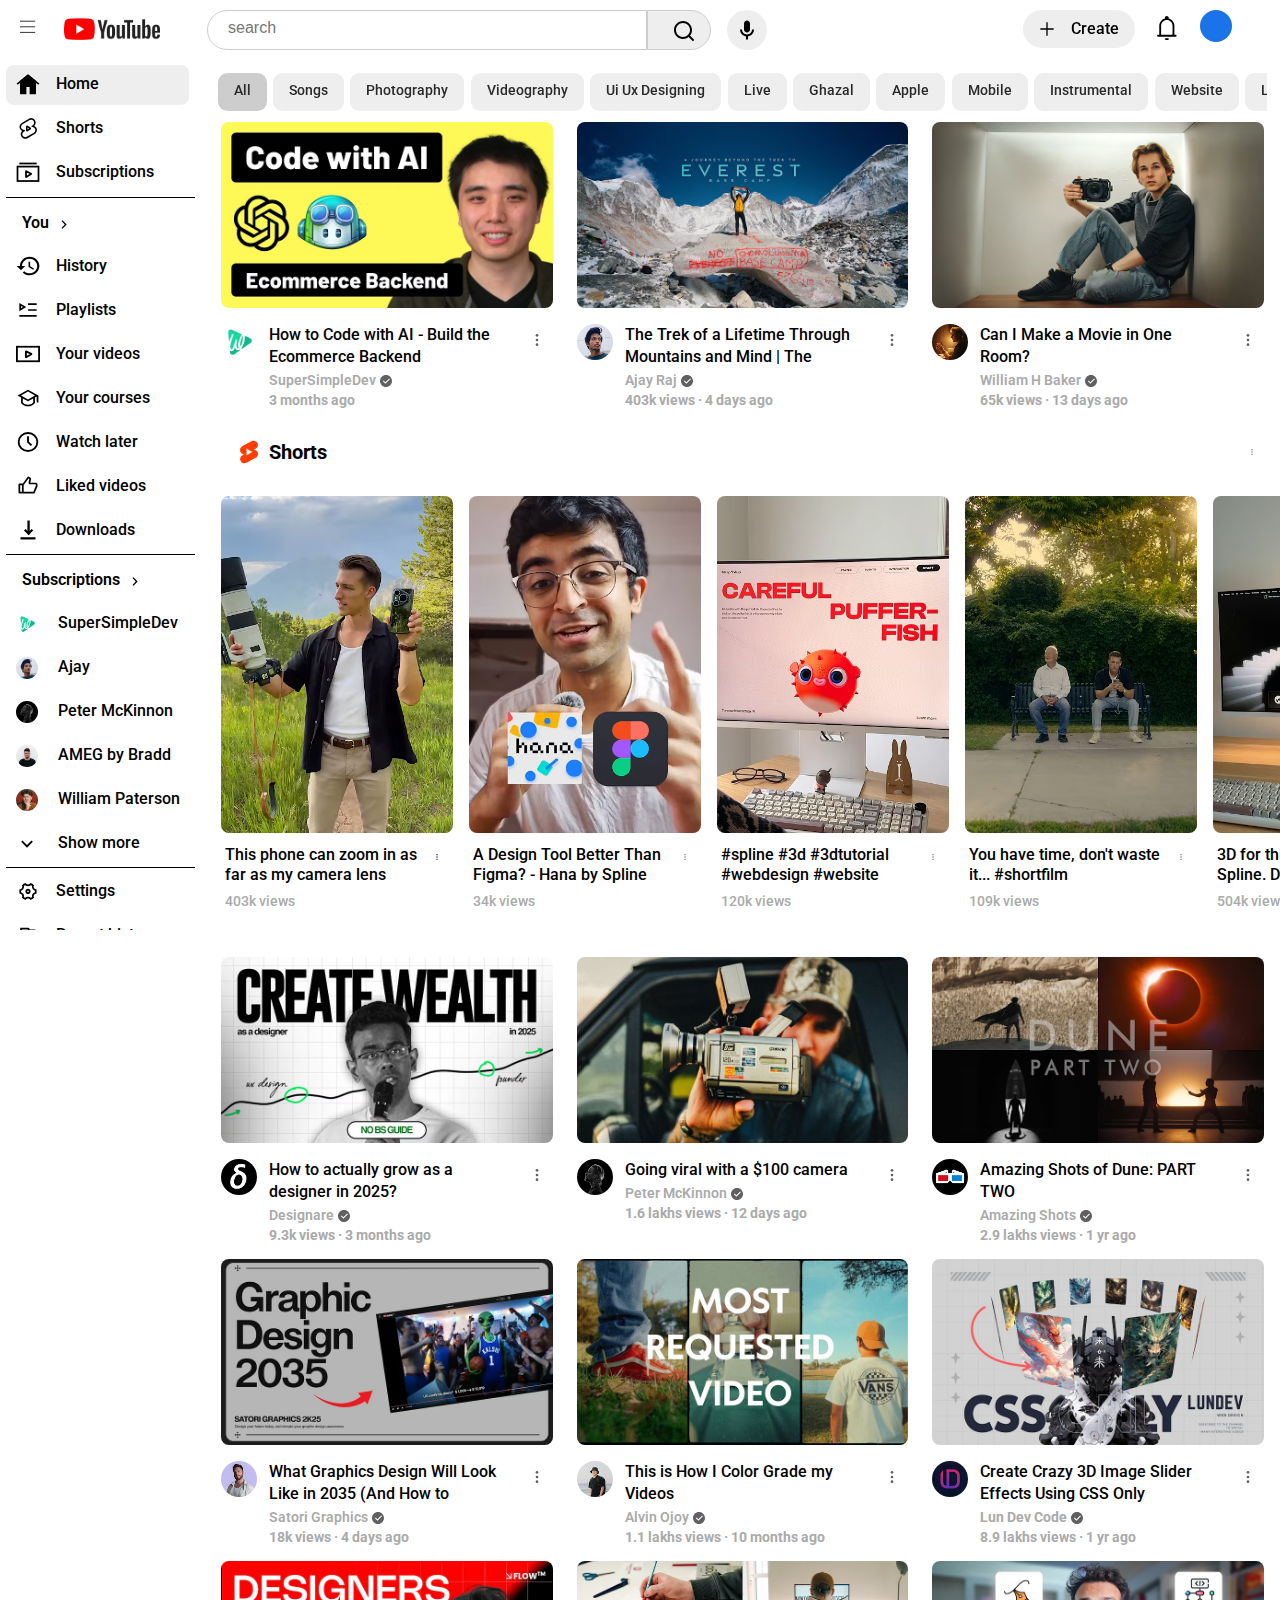
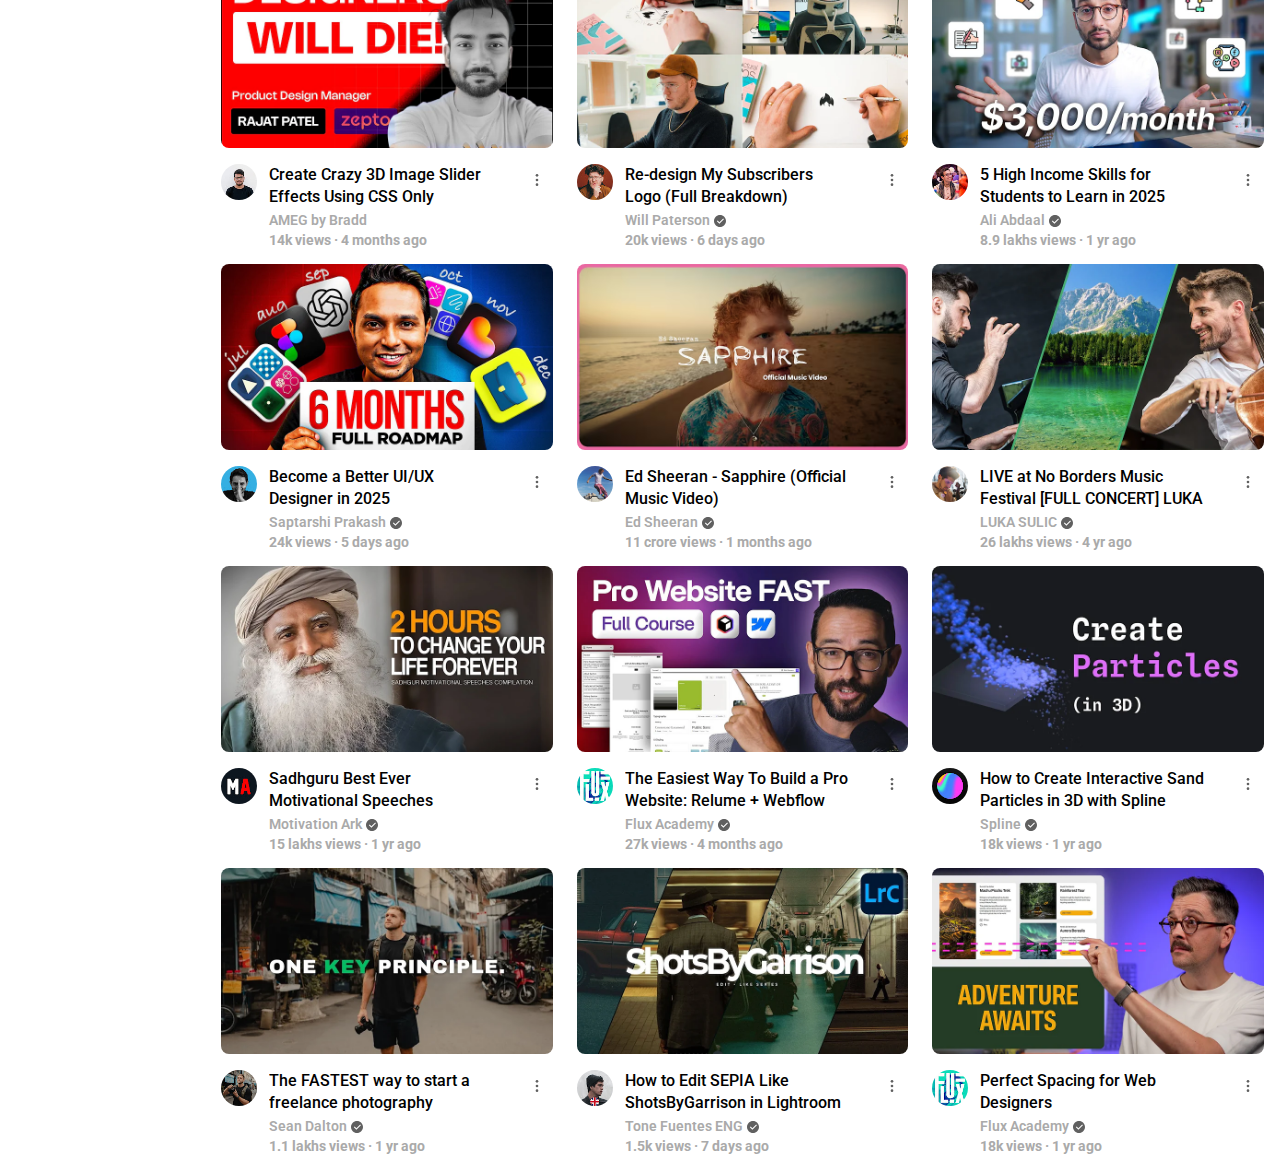
<file: index.html>
<!DOCTYPE html>
<html lang="en">
  <head>
    <meta charset="UTF-8" />
    <meta name="viewport" content="width=device-width, initial-scale=1.0" />
    <title>YouTube.com</title>

    <link rel="preconnect" href="https://fonts.googleapis.com" />
    <link rel="preconnect" href="https://fonts.gstatic.com" crossorigin />
    <link
      href="https://fonts.googleapis.com/css2?family=Roboto:ital,wght@0,100..900;1,100..900&display=swap"
      rel="stylesheet"
    />
    <!-- <link rel="icon" type="image/png" href="Youtube/free-youtube-logo-icon-2431-thumb.png" /> -->
     <link rel="icon" type="image/svg+xml" href="Youtube/youtube-logo-2431.svg" />

    <link rel="stylesheet" href="style.css">
  </head>
  <body>
    <nav>
      <div id="menu_icon">
        <svg xmlns="http://www.w3.org/2000/svg" 
            viewBox="0 0 24 24" 
            fill="none" 
            stroke="currentColor" 
            stroke-width="1" 
            stroke-linecap="round">
          <path d="M3 4H21M3 11H21M3 18H21"></path>
        </svg>
      </div>

      <div id="YouTubeicon">
        <img src="Youtube/Youtube_icon.png" alt="">
      </div>

      <div id="searchbar">

        <div id="searchicon_hidden">
          <svg xmlns="http://www.w3.org/2000/svg" viewBox="0 0 24 24" fill="bleck"><path d="M18.031 16.6168L22.3137 20.8995L20.8995 22.3137L16.6168 18.031C15.0769 19.263 13.124 20 11 20C6.032 20 2 15.968 2 11C2 6.032 6.032 2 11 2C15.968 2 20 6.032 20 11C20 13.124 19.263 15.0769 18.031 16.6168ZM16.0247 15.8748C17.2475 14.6146 18 12.8956 18 11C18 7.1325 14.8675 4 11 4C7.1325 4 4 7.1325 4 11C4 14.8675 7.1325 18 11 18C12.8956 18 14.6146 17.2475 15.8748 16.0247L16.0247 15.8748Z"></path></svg>
        </div>
        
        <textarea name="" id="" placeholder="search"></textarea>
        
        <div id="searchbar_close_icon">
          <svg xmlns="http://www.w3.org/2000/svg" viewBox="0 0 24 24" fill="currentColor"><path d="M10.5859 12L2.79297 4.20706L4.20718 2.79285L12.0001 10.5857L19.793 2.79285L21.2072 4.20706L13.4143 12L21.2072 19.7928L19.793 21.2071L12.0001 13.4142L4.20718 21.2071L2.79297 19.7928L10.5859 12Z"></path></svg>
        </div>

        <div id="searchicon">
          <svg xmlns="http://www.w3.org/2000/svg" viewBox="0 0 24 24" fill="black"><path d="M18.031 16.6168L22.3137 20.8995L20.8995 22.3137L16.6168 18.031C15.0769 19.263 13.124 20 11 20C6.032 20 2 15.968 2 11C2 6.032 6.032 2 11 2C15.968 2 20 6.032 20 11C20 13.124 19.263 15.0769 18.031 16.6168ZM16.0247 15.8748C17.2475 14.6146 18 12.8956 18 11C18 7.1325 14.8675 4 11 4C7.1325 4 4 7.1325 4 11C4 14.8675 7.1325 18 11 18C12.8956 18 14.6146 17.2475 15.8748 16.0247L16.0247 15.8748Z"></path></svg>
        </div>
      </div>

      <div id="micicon">
       <img src="Youtube/mic.svg" alt=""> 
      </div>

      <div id="right_part">
        <div id="create">
        <svg xmlns="http://www.w3.org/2000/svg" viewBox="0 0 24 24" fill="currentColor"><path d="M11 11.0001L11 2.0005L13 2.00049L13 11.0001L22.0001 10.9999L22.0002 12.9999L13 13.0001L13.0001 22L11.0001 22L11.0001 13.0001L2.00004 13.0003L2 11.0003L11 11.0001Z"></path></svg>
        <p>Create</p>
        </div>

        <div id="notification">
          <svg width="21" height="25" viewBox="0 0 21 25" fill="none" xmlns="http://www.w3.org/2000/svg">
          <path d="M10.24 3.304C10.8762 3.304 11.392 2.78823 11.392 2.152C11.392 1.51577 10.8762 1 10.24 1C9.60375 1 9.08798 1.51577 9.08798 2.152C9.08798 2.78823 9.60375 3.304 10.24 3.304Z" stroke="black" stroke-width="1.92"/>
          <path d="M11.3921 23.0801C11.9221 23.0802 12.3519 23.51 12.3521 24.04C12.3519 24.57 11.9221 24.9999 11.3921 25H9.08839C8.55833 25 8.12763 24.5701 8.12746 24.04C8.12761 23.51 8.55832 23.0801 9.08839 23.0801H11.3921ZM10.2398 2.34375C12.3275 2.34375 14.3299 3.17325 15.8062 4.64941C17.2824 6.12563 18.1118 8.12814 18.1118 10.2158V19.624H19.4556C19.9857 19.624 20.4154 20.0539 20.4155 20.584C20.4154 21.1141 19.9857 21.5439 19.4556 21.5439H1.02394C0.493858 21.5439 0.0641273 21.114 0.0639801 20.584C0.064134 20.0539 0.493863 19.624 1.02394 19.624H2.36769V10.2158C2.36777 8.12821 3.19723 6.12562 4.67336 4.64941C6.14958 3.17326 8.15211 2.34381 10.2398 2.34375ZM10.2398 4.26367C8.66133 4.26373 7.14693 4.89075 6.03078 6.00684C4.91472 7.12297 4.28769 8.63742 4.28761 10.2158V19.624H16.1919V10.2158C16.1918 8.63735 15.5649 7.12299 14.4487 6.00684C13.3325 4.89074 11.8182 4.26367 10.2398 4.26367Z" fill="black"/>
          </svg>

        </div>

        <div id="profile">
          
        </div>

      </div>
    </nav>


    <div id="left_side_bar">
      <a href="" class="left_side_bar_element" id="home"><img src="Youtube/homefilled.svg" alt=""> <p>Home</p> </a>
      <a href="" class="left_side_bar_element" id="shorts"> <img src="Youtube/shorts.svg" alt=""> <p>Shorts</p> </a>
      <a href="" class="left_side_bar_element" id="subscriptions"> <img src="Youtube/Subscription.svg" alt=""> <p>Subscriptions</p> </a>
      <div class="divider">    </div>
      <!-- only vissible when left side bar will be minimized -->
      <a class="left_side_bar_element" id="YourProfile"><img src="Youtube/YourProfile.svg" alt=""><p>You</p></a> 
      <!--  -->
      <a class="left_side_bar_section_header"><p>You</p> <img src="Youtube/arrow-right-s-line.svg" alt=""></a>
      <a href="" class="left_side_bar_element" id="history"><img src="Youtube/history-line.svg" alt=""> <p>History</p> </a>
      <a href="" class="left_side_bar_element" id="playlists"><img src="Youtube/play-list-2-line.svg" alt=""> <p>Playlists</p> </a>
      <a href="" class="left_side_bar_element" id="your_videos"><img src="Youtube/video-line.svg" alt=""> <p>Your videos</p> </a>
      <a href="" class="left_side_bar_element" id="your_courses"><img src="Youtube/graduation-cap-line.svg" alt=""> <p>Your courses</p> </a>
      <a href="" class="left_side_bar_element" id="watch_later"><img src="Youtube/time-line.svg" alt=""> <p>Watch later</p> </a>
      <a href="" class="left_side_bar_element" id="liked_videos"> <img src="Youtube/thumb-up-line.svg" alt=""> <p>Liked videos</p> </a>
      <a href="" class="left_side_bar_element" id="downloads"> <img src="Youtube/downloads.svg" alt=""> <p>Downloads</p> </a>
      <div class="divider">    </div>
      <a class="left_side_bar_section_header"><p>Subscriptions</p> <img src="Youtube/arrow-right-s-line.svg" alt=""></a>
      <a href="" class="left_side_subscription_" id="channel_1"><img src="Youtube/channels1_profile (1).jpg" alt=""> <p>SuperSimpleDev</p> </a>
      <a href="" class="left_side_subscription_" id="channel_2"><img src="Youtube/channels2_profile (1).jpg" alt=""> <p>Ajay</p> </a>
      <a href="" class="left_side_subscription_" id="channel_3"><img src="Youtube/channels5_profile.jpg" alt=""> <p>Peter McKinnon</p> </a>
      <a href="" class="left_side_subscription_" id="channel_4"><img src="Youtube/channels10_profile.jpg" alt=""> <p>AMEG by Bradd</p> </a>
      <a href="" class="left_side_subscription_" id="channel_5"><img src="Youtube/channels11_profile.jpg" alt=""> <p>William Paterson</p> </a>
      <div class="show_more"> <img src="Youtube/arrow-down-s-line.svg" alt=""> <p>Show more</p> </div>
      <div class="divider">    </div>
      <a href="" class="left_side_bar_element" id="settings"><img src="Youtube/settings-4-line.svg" alt=""> <p>Settings</p> </a>
      <a href="" class="left_side_bar_element" id="report_history"><img src="Youtube/flag-line.svg" alt=""> <p>Report history</p> </a>
      <a href="" class="left_side_bar_element" id="help"><img src="Youtube/question-line.svg" alt=""> <p>Help</p> </a>
      <a href="" class="left_side_bar_element" id="send_feedback"><img src="Youtube/feedback-line.svg" alt=""> <p>Send feedback</p> </a>
      <div class="divider">    </div>
      <p class="left_side_bar_p">
        About Press CopyrightContact us Creators Advertise Developers
      </p>
      <p class="left_side_bar_p">
        Terms Privacy Policy & Safety How YouTube works Test new features
      </p>
    </div>

    <div id="video_container">
        <div id="video_category">
            <p class="video_category_filter" id="all">All</p>
            <p class="video_category_filter" >Songs</p>
            <p class="video_category_filter" >photography</p>
            <p class="video_category_filter" >videography</p>
            <p class="video_category_filter" >Ui Ux designing</p>
            <p class="video_category_filter" >Live</p>
            <p class="video_category_filter" >Ghazal</p>
            <p class="video_category_filter" >apple</p>
            <p class="video_category_filter" >mobile</p>
            <p class="video_category_filter" >instrumental</p>
            <p class="video_category_filter" >website</p>
            <p class="video_category_filter" >lo-fi</p>
            <p class="video_category_filter" >podcast</p>
            <p class="video_category_filter" >recently uploaded</p>
            <p class="video_category_filter">Travel</p>
            <p class="video_category_filter">Education</p>
            <p class="video_category_filter" >website</p>
            <p class="video_category_filter" >lo-fi</p>
            <p class="video_category_filter" >podcast</p>
            <p class="video_category_filter" >recently uploaded</p>
            <p class="video_category_filter">Travel</p>
            <p class="video_category_filter">Education</p>
        </div>
        <div class="videos" id="videos_top">   <!-- Start Youtube video section -->
          <div class="video">  <!-- Start video1 -->
            <a href="video1.html">
              <img
              src="Youtube/Y1.avif"
              alt="This image failed to load"
              class="thumbnail"
            />
            </a> <!-- thumbnail img -->
            <div class="description">
              <a href=""><img src="Youtube/channels1_profile (1).jpg" alt="Unable to load" class="ChannelsProfile"></a>
            <div class="TextDescription">
              <div class="OnlyDescription">
                <a href="" class="VideoTitle">How to Code with AI - Build the Ecommerce Backend</a>
            <p class="CreatorName">
              <a href="">SuperSimpleDev</a>
              <svg xmlns="http://www.w3.org/2000/svg" width="12" height="12" viewBox="0 0 24 24" fill="#606060" class="verified">
          <path d="M12 0C5.37 0 0 5.37 0 12s5.37 12 12 12 12-5.37 12-12S18.63 0 12 0zm-1.2 17.3l-5-5 1.4-1.4 3.6 3.6 7.6-7.6 1.4 1.4-9 9z"/>
        </svg>
            </p>
            <p class="metablock">
              3 months ago
            </p>
              </div>  <!-- only text description -->
              <svg xmlns="http://www.w3.org/2000/svg" width="24" height="24" fill="#606060" viewBox="0 0 24 24" id="threedot" class="threedot">
              <circle cx="12" cy="5" r="2"/>
              <circle cx="12" cy="12" r="2"/>
              <circle cx="12" cy="19" r="2"/>
              </svg>
            </div> <!-- description with three dot (more) -->
            </div> <!-- description & creator dp (ChannelsProfile) -->
          </div> <!-- video1 -->


          <div class="video">  <!-- Start video2 -->
            <a href="https://youtu.be/bFy6jTEHlzQ?si=jUu9hQ5HU5t44_cv">
              <img
                src="Youtube/Y2.avif"
                alt="This image failed to load"
                class="thumbnail"
              />
            </a> <!-- thumbnail img -->

            <div class="description">
              <a href="https://www.youtube.com/@ajayraj1" target="_self">
                <img src="Youtube/channels2_profile (1).jpg" alt="Unable to load" class="ChannelsProfile">
              </a>

              <div class="TextDescription">
                <div class="OnlyDescription">
                  <a href="https://youtu.be/bFy6jTEHlzQ?si=jUu9hQ5HU5t44_cv" class="VideoTitle">
                    The Trek of a Lifetime Through Mountains and Mind | The Everest Base Camp
                  </a>
                  <p class="CreatorName">
                    <a href="https://www.youtube.com/@ajayraj1">Ajay Raj</a>
                    <svg xmlns="http://www.w3.org/2000/svg" width="12" height="12" viewBox="0 0 24 24" fill="#606060" class="verified">
                      <path d="M12 0C5.37 0 0 5.37 0 12s5.37 12 12 12 12-5.37 12-12S18.63 0 12 0zm-1.2 17.3l-5-5 1.4-1.4 3.6 3.6 7.6-7.6 1.4 1.4-9 9z"/>
                    </svg>
                  </p>
                  <p class="metablock">
                    403k views &#183; 4 days ago
                  </p>
                </div>  <!-- only text description -->

                <svg xmlns="http://www.w3.org/2000/svg" width="24" height="24" fill="#606060" viewBox="0 0 24 24" id="threedot" class="threedot">
                  <circle cx="12" cy="5" r="2"/>
                  <circle cx="12" cy="12" r="2"/>
                  <circle cx="12" cy="19" r="2"/>
                </svg>
              </div> <!-- description with three dot (more) -->
            </div> <!-- description & creator dp (ChannelsProfile) -->
          </div> <!-- video2 -->


          <div class="video">  <!-- Start video3 -->
            <a href="https://youtu.be/Y4iw5QLQJ7s?si=_hkHfRQ2Cp9v3ygl">
              <img
                src="Youtube/Y3.avif"
                alt="This image failed to load"
                class="thumbnail"
              />
            </a> <!-- thumbnail img -->

            <div class="description">
              <a href="https://www.youtube.com/@WilliamHBaker">
                <img src="Youtube/channels3_profile (1).jpg" alt="Unable to load" class="ChannelsProfile">
              </a>

              <div class="TextDescription">
                <div class="OnlyDescription">
                  <a href="https://youtu.be/Y4iw5QLQJ7s?si=_hkHfRQ2Cp9v3ygl" class="VideoTitle">Can I Make a Movie in One Room?</a>
                  <p class="CreatorName">
                    <a href="https://www.youtube.com/@WilliamHBaker">William H Baker</a>
                    <svg xmlns="http://www.w3.org/2000/svg" width="12" height="12" viewBox="0 0 24 24" fill="#606060" class="verified">
                      <path d="M12 0C5.37 0 0 5.37 0 12s5.37 12 12 12 12-5.37 12-12S18.63 0 12 0zm-1.2 17.3l-5-5 1.4-1.4 3.6 3.6 7.6-7.6 1.4 1.4-9 9z"/>
                    </svg>
                  </p>
                  <p class="metablock">
                    65k views &#183; 13 days ago
                  </p>
                </div>  <!-- only text description -->

                <svg xmlns="http://www.w3.org/2000/svg" width="24" height="24" fill="#606060" viewBox="0 0 24 24" id="threedot" class="threedot">
                  <circle cx="12" cy="5" r="2"/>
                  <circle cx="12" cy="12" r="2"/>
                  <circle cx="12" cy="19" r="2"/>
                </svg>
              </div> <!-- description with three dot (more) -->
            </div> <!-- description & creator dp (ChannelsProfile) -->
          </div> <!-- video3 -->


          </div>  <!-- End of top video section -->

          <div class="ShortsSection">  <!-- ShortsSection -->
            <div id="ShortsHeader">  <!-- Shorts Header Section -->
              <div id="ShortsHeaderLeft">
                <svg xmlns="http://www.w3.org/2000/svg" x="0px" y="0px" width="24" height="24" viewBox="0 0 48 48">
                  <path fill="#ff3d00" d="M29.103,2.631c4.217-2.198,9.438-0.597,11.658,3.577c2.22,4.173,0.6,9.337-3.617,11.534l-3.468,1.823	c2.987,0.109,5.836,1.75,7.328,4.555c2.22,4.173,0.604,9.337-3.617,11.534L18.897,45.37c-4.217,2.198-9.438,0.597-11.658-3.577	s-0.6-9.337,3.617-11.534l3.468-1.823c-2.987-0.109-5.836-1.75-7.328-4.555c-2.22-4.173-0.6-9.337,3.617-11.534	C10.612,12.346,29.103,2.631,29.103,2.631z M19.122,17.12l11.192,6.91l-11.192,6.877C19.122,30.907,19.122,17.12,19.122,17.12z"></path><path fill="#fff" d="M19.122,17.12v13.787l11.192-6.877L19.122,17.12z"></path>
                  </svg>
                  <p>
                    Shorts
                  </p>
              </div>
              <svg xmlns="http://www.w3.org/2000/svg" width="24" height="24" fill="#606060" viewBox="0 0 24 24" id="threedot" class="threedot">
                <circle cx="12" cy="5" r="2"/>
                <circle cx="12" cy="12" r="2"/>
                <circle cx="12" cy="19" r="2"/>
              </svg>

          </div>  <!-- Shorts Header Section End -->
            <div id="allshorts">  <!-- Shorts video Section -->

                <div class="short">  <!-- Shorts video1 -->
                  <a href="">
                    <img src="Youtube/reels1.avif" alt="This image failed to load" class="ShortsImg">
                  </a>
                  
                  <div class="shortsDescription">
                    <div class="shortsTextDescription">
                      <a href="" class="ShortsVideoTitle">
                        This phone can zoom in as far as my camera lens
                      </a>
                      <p class="Shortsmetablock">
                        403k views
                      </p>
                    </div>
                    
                    <svg xmlns="http://www.w3.org/2000/svg" width="24" height="24" fill="#000050" viewBox="0 0 24 24" id="threedot" class="threedot">
                      <circle cx="12" cy="5" r="2"/>
                      <circle cx="12" cy="12" r="2"/>
                      <circle cx="12" cy="19" r="2"/>
                    </svg>
                  </div>
                </div>


                  <div class="short">  <!-- Shorts video2 -->
                    <a href="">
                      <img src="Youtube/reels2.avif" alt="This image failed to load" class="ShortsImg">
                    </a>
                    
                    <div class="shortsDescription">
                      <div class="shortsTextDescription">
                        <a href="" class="ShortsVideoTitle">
                          A Design Tool Better Than Figma? - Hana by Spline #shorts
                        </a>
                        <p class="Shortsmetablock">
                          34k views
                        </p>
                      </div>
                      
                      <svg xmlns="http://www.w3.org/2000/svg" width="24" height="24" fill="#606060" viewBox="0 0 24 24" id="threedot" class="threedot">
                        <circle cx="12" cy="5" r="2"/>
                        <circle cx="12" cy="12" r="2"/>
                        <circle cx="12" cy="19" r="2"/>
                      </svg>
                    </div>
                  </div>


                  <div class="short">  <!-- Shorts video3 -->
                    <a href="">
                      <img src="Youtube/reels3.avif" alt="This image failed to load" class="ShortsImg">
                    </a>
                    <div class="shortsDescription">
                      <div class="shortsTextDescription">
                        <a href="" class="ShortsVideoTitle">#spline #3d #3dtutorial #webdesign #website #graphics </a>
                        <p class="Shortsmetablock">120k views</p>
                      </div>
                      <svg xmlns="http://www.w3.org/2000/svg" width="24" height="24" fill="#606060" viewBox="0 0 24 24" id="threedot" class="threedot">
                        <circle cx="12" cy="5" r="2"/>
                        <circle cx="12" cy="12" r="2"/>
                        <circle cx="12" cy="19" r="2"/>
                      </svg>
                    </div>
                  </div>

                  <div class="short">  <!-- Shorts video4 -->
                    <a href="">
                      <img src="Youtube/reels4.avif" alt="This image failed to load" class="ShortsImg">
                    </a>
                    <div class="shortsDescription">
                      <div class="shortsTextDescription">
                        <a href="" class="ShortsVideoTitle">You have time, don't waste it... #shortfilm </a>
                        <p class="Shortsmetablock">109k views</p>
                      </div>
                      <svg xmlns="http://www.w3.org/2000/svg" width="24" height="24" fill="#606060" viewBox="0 0 24 24" id="threedot" class="threedot">
                        <circle cx="12" cy="5" r="2"/>
                        <circle cx="12" cy="12" r="2"/>
                        <circle cx="12" cy="19" r="2"/>
                      </svg>
                    </div>
                  </div>

                  <div class="short">  <!-- Shorts video5 -->
                    <a href="">
                      <img src="Youtube/reels5.avif" alt="This image failed to load" class="ShortsImg">
                    </a>
                    <div class="shortsDescription">
                      <div class="shortsTextDescription">
                        <a href="" class="ShortsVideoTitle">3D for this site was made in Spline. Designed by Two Click Designs </a>
                        <p class="Shortsmetablock">504k views</p>
                      </div>
                      <svg xmlns="http://www.w3.org/2000/svg" width="24" height="24" fill="#606060" viewBox="0 0 24 24" id="threedot" class="threedot">
                        <circle cx="12" cy="5" r="2"/>
                        <circle cx="12" cy="12" r="2"/>
                        <circle cx="12" cy="19" r="2"/>
                      </svg>
                    </div>
                  </div>

                  <div class="short">  <!-- Shorts video6 -->
                    <a href="">
                      <img src="Youtube/reels6.avif" alt="This image failed to load" class="ShortsImg">
                    </a>
                    <div class="shortsDescription">
                      <div class="shortsTextDescription">
                        <a href="" class="ShortsVideoTitle">Unlock your creativity with @artlist_io </a>
                        <p class="Shortsmetablock">4k views</p>
                      </div>
                      <svg xmlns="http://www.w3.org/2000/svg" width="24" height="24" fill="#606060" viewBox="0 0 24 24" id="threedot" class="threedot">
                        <circle cx="12" cy="5" r="2"/>
                        <circle cx="12" cy="12" r="2"/>
                        <circle cx="12" cy="19" r="2"/>
                      </svg>
                    </div>
                  </div>


              </div>  <!-- Shorts Video Section End -->
            </div>  <!-- Shorts Section End -->

          <div class="videos">   <!-- Start Youtube video section -->

                <div class="video">  <!-- Start video4 -->
                  <a href="">
                    <img
                      src="Youtube/Y4.avif"
                      alt="This image failed to load"
                      class="thumbnail"
                    />
                  </a> <!-- thumbnail img -->

                  <div class="description">
                    <a href="">
                      <img src="Youtube/channels4_profile.jpg" alt="Unable to load" class="ChannelsProfile">
                    </a>
                    
                    <div class="TextDescription">
                      <div class="OnlyDescription">
                        <a href="" class="VideoTitle">How to actually grow as a designer in 2025?</a>
                        <p class="CreatorName">
                          <a href="">Designare</a>
                          <svg xmlns="http://www.w3.org/2000/svg" width="12" height="12" viewBox="0 0 24 24" fill="#606060" class="verified">
                            <path d="M12 0C5.37 0 0 5.37 0 12s5.37 12 12 12 12-5.37 12-12S18.63 0 12 0zm-1.2 17.3l-5-5 1.4-1.4 3.6 3.6 7.6-7.6 1.4 1.4-9 9z"/>
                          </svg>
                        </p>
                        <p class="metablock">
                          9.3k views &#183; 3 months ago
                        </p>
                      </div> <!-- only text description -->

                      <svg xmlns="http://www.w3.org/2000/svg" width="24" height="24" fill="#606060" viewBox="0 0 24 24" id="threedot" class="threedot">
                        <circle cx="12" cy="5" r="2"/>
                        <circle cx="12" cy="12" r="2"/>
                        <circle cx="12" cy="19" r="2"/>
                      </svg>
                    </div> <!-- description with three dot -->
                  </div> <!-- description & creator dp (ChannelsProfile) -->
                </div> <!-- video4 -->



               <div class="video">  <!-- Start video5 -->
                <a href="">
                  <img
                    src="Youtube/Y5.avif"
                    alt="This image failed to load"
                    class="thumbnail"
                  />
                </a> <!-- thumbnail img -->

                <div class="description">
                  <a href="">
                    <img src="Youtube/channels5_profile.jpg" alt="Unable to load" class="ChannelsProfile">
                  </a>

                  <div class="TextDescription">
                    <div class="OnlyDescription">
                      <a href="" class="VideoTitle">Going viral with a $100 camera</a>
                      <p class="CreatorName">
                        <a href="">Peter McKinnon</a>
                        <svg xmlns="http://www.w3.org/2000/svg" width="12" height="12" viewBox="0 0 24 24" fill="#606060" class="verified">
                          <path d="M12 0C5.37 0 0 5.37 0 12s5.37 12 12 12 12-5.37 12-12S18.63 0 12 0zm-1.2 17.3l-5-5 1.4-1.4 3.6 3.6 7.6-7.6 1.4 1.4-9 9z"/>
                        </svg>
                      </p>
                      <p class="metablock">
                        1.6 lakhs views &#183; 12 days ago
                      </p>
                    </div> <!-- OnlyDescription -->

                    <svg xmlns="http://www.w3.org/2000/svg" width="24" height="24" fill="#606060" viewBox="0 0 24 24" id="threedot" class="threedot">
                      <circle cx="12" cy="5" r="2"/>
                      <circle cx="12" cy="12" r="2"/>
                      <circle cx="12" cy="19" r="2"/>
                    </svg>
                  </div> <!-- TextDescription -->
                </div> <!-- description -->
              </div> <!-- video5 -->



                <!-- Video 6 -->
            <div class="video">  <!-- Start video6 -->
              <a href="">
                <img src="Youtube/Y6.avif" alt="This image failed to load" class="thumbnail" />
              </a> <!-- thumbnail -->

              <div class="description">
                <a href="">
                  <img src="Youtube/channels6_profile.jpg" alt="Unable to load" class="ChannelsProfile">
                </a>

                <div class="TextDescription">
                  <div class="OnlyDescription">
                    <a href="" class="VideoTitle">Amazing Shots of Dune: PART TWO</a>
                    <p class="CreatorName">
                      <a href="">Amazing Shots</a>
                      <svg xmlns="http://www.w3.org/2000/svg" width="12" height="12" viewBox="0 0 24 24" fill="#606060" class="verified">
                        <path d="M12 0C5.37 0 0 5.37 0 12s5.37 12 12 12 12-5.37 12-12S18.63 0 12 0zm-1.2 17.3l-5-5 1.4-1.4 3.6 3.6 7.6-7.6 1.4 1.4-9 9z"/>
                      </svg>
                    </p>
                    <p class="metablock">2.9 lakhs views &#183; 1 yr ago</p>
                  </div>
                  <svg xmlns="http://www.w3.org/2000/svg" width="24" height="24" fill="#606060" viewBox="0 0 24 24" id="threedot" class="threedot">
                    <circle cx="12" cy="5" r="2"/>
                    <circle cx="12" cy="12" r="2"/>
                    <circle cx="12" cy="19" r="2"/>
                  </svg>
                </div>
              </div>
            </div> <!-- video6 -->


            <!-- Video 7 -->
            <div class="video">  <!-- Start video7 -->
              <a href="">
                <img src="Youtube/Y7.avif" alt="This image failed to load" class="thumbnail" />
              </a> <!-- thumbnail -->

              <div class="description">
                <a href="">
                  <img src="Youtube/channels7_profile.jpg" alt="Unable to load" class="ChannelsProfile">
                </a>

                <div class="TextDescription">
                  <div class="OnlyDescription">
                    <a href="" class="VideoTitle">
                      What Graphics Design Will Look Like in 2035 (And How to Prepare)
                    </a>
                    <p class="CreatorName">
                      <a href="">Satori Graphics</a>
                      <svg xmlns="http://www.w3.org/2000/svg" width="12" height="12" viewBox="0 0 24 24" fill="#606060" class="verified">
                        <path d="M12 0C5.37 0 0 5.37 0 12s5.37 12 12 12 12-5.37 12-12S18.63 0 12 0zm-1.2 17.3l-5-5 1.4-1.4 3.6 3.6 7.6-7.6 1.4 1.4-9 9z"/>
                      </svg>
                    </p>
                    <p class="metablock">18k views &#183; 4 days ago</p>
                  </div>
                  <svg xmlns="http://www.w3.org/2000/svg" width="24" height="24" fill="#606060" viewBox="0 0 24 24" id="threedot" class="threedot">
                    <circle cx="12" cy="5" r="2"/>
                    <circle cx="12" cy="12" r="2"/>
                    <circle cx="12" cy="19" r="2"/>
                  </svg>
                </div>
              </div>
            </div> <!-- video7 -->


            <!-- Video 8 -->
            <div class="video">  <!-- Start video8 -->
              <a href="">
                <img src="Youtube/Y8.avif" alt="This image failed to load" class="thumbnail" />
              </a> <!-- thumbnail -->

              <div class="description">
                <a href="">
                  <img src="Youtube/channels8_profile.jpg" alt="Unable to load" class="ChannelsProfile">
                </a>

                <div class="TextDescription">
                  <div class="OnlyDescription">
                    <a href="" class="VideoTitle">
                      This is How I Color Grade my Videos
                    </a>
                    <p class="CreatorName">
                      <a href="">Alvin Ojoy</a>
                      <svg xmlns="http://www.w3.org/2000/svg" width="12" height="12" viewBox="0 0 24 24" fill="#606060" class="verified">
                        <path d="M12 0C5.37 0 0 5.37 0 12s5.37 12 12 12 12-5.37 12-12S18.63 0 12 0zm-1.2 17.3l-5-5 1.4-1.4 3.6 3.6 7.6-7.6 1.4 1.4-9 9z"/>
                      </svg>
                    </p>
                    <p class="metablock">1.1 lakhs views &#183; 10 months ago</p>
                  </div>
                  <svg xmlns="http://www.w3.org/2000/svg" width="24" height="24" fill="#606060" viewBox="0 0 24 24" id="threedot" class="threedot">
                    <circle cx="12" cy="5" r="2"/>
                    <circle cx="12" cy="12" r="2"/>
                    <circle cx="12" cy="19" r="2"/>
                  </svg>
                </div>
              </div>
            </div> <!-- video8 -->



            <!-- Video 9 -->
            <div class="video">  <!-- Start video9 -->
              <img src="Youtube/Y9.webp" alt="This image failed to load" class="thumbnail" />

              <div class="description">
                <img src="Youtube/channels9_profile.jpg" alt="Unable to load" class="ChannelsProfile">

                <div class="TextDescription">
                  <div class="OnlyDescription">
                    <a href="" class="VideoTitle">Create Crazy 3D Image Slider Effects Using CSS Only </a>
                    <p class="CreatorName">
                      Lun Dev Code
                      <svg xmlns="http://www.w3.org/2000/svg" width="12" height="12" viewBox="0 0 24 24" fill="#606060" class="verified">
                        <path d="M12 0C5.37 0 0 5.37 0 12s5.37 12 12 12 12-5.37 12-12S18.63 0 12 0zm-1.2 17.3l-5-5 1.4-1.4 3.6 3.6 7.6-7.6 1.4 1.4-9 9z"/>
                      </svg>
                    </p>
                    <p class="metablock">8.9 lakhs views &#183; 1 yr ago</p>
                  </div>
                  <svg xmlns="http://www.w3.org/2000/svg" width="24" height="24" fill="#606060" viewBox="0 0 24 24" id="threedot" class="threedot">
                    <circle cx="12" cy="5" r="2"/>
                    <circle cx="12" cy="12" r="2"/>
                    <circle cx="12" cy="19" r="2"/>
                  </svg>
                </div>
              </div>
            </div>


            <div class="video">  <!-- Start video10 -->
              <a href="">
                <img
                  src="Youtube/Y10.webp"
                  alt="This image failed to load"
                  class="thumbnail"
                />
              </a> <!-- thumbnail -->

              <div class="description">
                <a href="">
                  <img src="Youtube/channels10_profile.jpg" alt="Unable to load" class="ChannelsProfile">
                </a>

                <div class="TextDescription">
                  <div class="OnlyDescription">
                    <a href="" class="VideoTitle">
                      Create Crazy 3D Image Slider Effects Using CSS Only
                    </a>
                    <p class="CreatorName">
                      <a href="">AMEG by Bradd</a>
                      <!-- No verified icon here -->
                    </p>
                    <p class="metablock">
                      14k views &#183; 4 months ago
                    </p>
                  </div>  <!-- OnlyDescription -->

                  <svg xmlns="http://www.w3.org/2000/svg" width="24" height="24" fill="#606060" viewBox="0 0 24 24" id="threedot" class="threedot">
                    <circle cx="12" cy="5" r="2"/>
                    <circle cx="12" cy="12" r="2"/>
                    <circle cx="12" cy="19" r="2"/>
                  </svg>
                </div> <!-- TextDescription -->
              </div> <!-- description -->
            </div> <!-- video10 -->


            <div class="video">  <!-- Start video11 -->
              <a href="">
                <img
                  src="Youtube/Y11.webp"
                  alt="This image failed to load"
                  class="thumbnail"
                />
              </a> <!-- thumbnail -->

              <div class="description">
                <a href="">
                  <img src="Youtube/channels11_profile.jpg" alt="Unable to load" class="ChannelsProfile">
                </a>

                <div class="TextDescription">
                  <div class="OnlyDescription">
                    <a href="" class="VideoTitle">
                      Re-design My Subscribers Logo (Full Breakdown)
                    </a>
                    <p class="CreatorName">
                      <a href="">Will Paterson</a>
                      <svg xmlns="http://www.w3.org/2000/svg" width="12" height="12" viewBox="0 0 24 24" fill="#606060" class="verified">
                        <path d="M12 0C5.37 0 0 5.37 0 12s5.37 12 12 12 12-5.37 12-12S18.63 0 12 0zm-1.2 17.3l-5-5 1.4-1.4 3.6 3.6 7.6-7.6 1.4 1.4-9 9z"/>
                      </svg>
                    </p>
                    <p class="metablock">
                      20k views &#183; 6 days ago
                    </p>
                  </div>  <!-- OnlyDescription -->

                  <svg xmlns="http://www.w3.org/2000/svg" width="24" height="24" fill="#606060" viewBox="0 0 24 24" id="threedot" class="threedot">
                    <circle cx="12" cy="5" r="2"/>
                    <circle cx="12" cy="12" r="2"/>
                    <circle cx="12" cy="19" r="2"/>
                  </svg>
                </div> <!-- TextDescription -->
              </div> <!-- description -->
            </div> <!-- video11 -->


            <div class="video">  <!-- Start video12 -->
              <a href="">
                <img src="Youtube/Y12.webp" alt="This image failed to load" class="thumbnail" />
              </a>

              <div class="description">
                <a href="">
                  <img src="Youtube/channels12_profile (1).jpg" alt="Unable to load" class="ChannelsProfile">
                </a>

                <div class="TextDescription">
                  <div class="OnlyDescription">
                    <a href="" class="VideoTitle">5 High Income Skills for Students to Learn in 2025</a>
                    <p class="CreatorName">
                      <a href="">Ali Abdaal</a>
                      <svg xmlns="http://www.w3.org/2000/svg" width="12" height="12" viewBox="0 0 24 24" fill="#606060" class="verified">
                        <path d="M12 0C5.37 0 0 5.37 0 12s5.37 12 12 12 12-5.37 12-12S18.63 0 12 0zm-1.2 17.3l-5-5 1.4-1.4 3.6 3.6 7.6-7.6 1.4 1.4-9 9z"/>
                      </svg>
                    </p>
                    <p class="metablock">8.9 lakhs views &#183; 1 yr ago</p>
                  </div>
                  <svg xmlns="http://www.w3.org/2000/svg" width="24" height="24" fill="#606060" viewBox="0 0 24 24" id="threedot" class="threedot">
                    <circle cx="12" cy="5" r="2"/>
                    <circle cx="12" cy="12" r="2"/>
                    <circle cx="12" cy="19" r="2"/>
                  </svg>
                </div>
              </div>
            </div> <!-- video12 -->


            <div class="video">  <!-- Start video13 -->
              <a href="">
                <img src="Youtube/Y13.webp" alt="This image failed to load" class="thumbnail" />
              </a>

              <div class="description">
                <a href="">
                  <img src="Youtube/channels13_profile (1).jpg" alt="Unable to load" class="ChannelsProfile">
                </a>

                <div class="TextDescription">
                  <div class="OnlyDescription">
                    <a href="" class="VideoTitle">Become a Better UI/UX Designer in 2025</a>
                    <p class="CreatorName">
                      <a href="">Saptarshi Prakash</a>
                      <svg xmlns="http://www.w3.org/2000/svg" width="12" height="12" viewBox="0 0 24 24" fill="#606060" class="verified">
                        <path d="M12 0C5.37 0 0 5.37 0 12s5.37 12 12 12 12-5.37 12-12S18.63 0 12 0zm-1.2 17.3l-5-5 1.4-1.4 3.6 3.6 7.6-7.6 1.4 1.4-9 9z"/>
                      </svg>
                    </p>
                    <p class="metablock">24k views &#183; 5 days ago</p>
                  </div>
                  <svg xmlns="http://www.w3.org/2000/svg" width="24" height="24" fill="#606060" viewBox="0 0 24 24" id="threedot" class="threedot">
                    <circle cx="12" cy="5" r="2"/>
                    <circle cx="12" cy="12" r="2"/>
                    <circle cx="12" cy="19" r="2"/>
                  </svg>
                </div>
              </div>
            </div> <!-- video13 -->


            <div class="video">  <!-- Start video14 -->
              <a href="">
                <img src="Youtube/Y14.avif" alt="This image failed to load" class="thumbnail" />
              </a>

              <div class="description">
                <a href="">
                  <img src="Youtube/channels14_profile (1).jpg" alt="Unable to load" class="ChannelsProfile">
                </a>

                <div class="TextDescription">
                  <div class="OnlyDescription">
                    <a href="" class="VideoTitle">Ed Sheeran - Sapphire (Official Music Video)</a>
                    <p class="CreatorName">
                      <a href="">Ed Sheeran</a>
                      <svg xmlns="http://www.w3.org/2000/svg" width="12" height="12" viewBox="0 0 24 24" fill="#606060" class="verified">
                        <path d="M12 0C5.37 0 0 5.37 0 12s5.37 12 12 12 12-5.37 12-12S18.63 0 12 0zm-1.2 17.3l-5-5 1.4-1.4 3.6 3.6 7.6-7.6 1.4 1.4-9 9z"/>
                      </svg>
                    </p>
                    <p class="metablock">11 crore views &#183; 1 months ago</p>
                  </div>
                  <svg xmlns="http://www.w3.org/2000/svg" width="24" height="24" fill="#606060" viewBox="0 0 24 24" id="threedot" class="threedot">
                    <circle cx="12" cy="5" r="2"/>
                    <circle cx="12" cy="12" r="2"/>
                    <circle cx="12" cy="19" r="2"/>
                  </svg>
                </div>
              </div>
            </div> <!-- video14 -->


            <div class="video">  <!-- Start video15 -->
              <a href="">
                <img src="Youtube/Y15.webp" alt="This image failed to load" class="thumbnail" />
              </a>

              <div class="description">
                <a href="">
                  <img src="Youtube/channels15_profile (1).jpg" alt="Unable to load" class="ChannelsProfile">
                </a>

                <div class="TextDescription">
                  <div class="OnlyDescription">
                    <a href="" class="VideoTitle">LIVE at No Borders Music Festival [FULL CONCERT] LUKA SULIC ft. Evgeny Genchev</a>
                    <p class="CreatorName">
                      <a href="">LUKA SULIC</a>
                      <svg xmlns="http://www.w3.org/2000/svg" width="12" height="12" viewBox="0 0 24 24" fill="#606060" class="verified">
                        <path d="M12 0C5.37 0 0 5.37 0 12s5.37 12 12 12 12-5.37 12-12S18.63 0 12 0zm-1.2 17.3l-5-5 1.4-1.4 3.6 3.6 7.6-7.6 1.4 1.4-9 9z"/>
                      </svg>
                    </p>
                    <p class="metablock">26 lakhs views &#183; 4 yr ago</p>
                  </div>
                  <svg xmlns="http://www.w3.org/2000/svg" width="24" height="24" fill="#606060" viewBox="0 0 24 24" id="threedot" class="threedot">
                    <circle cx="12" cy="5" r="2"/>
                    <circle cx="12" cy="12" r="2"/>
                    <circle cx="12" cy="19" r="2"/>
                  </svg>
                </div>
              </div>
            </div> <!-- video15 -->


            <div class="video">  <!-- Start video16 -->
              <a href="">
                <img src="Youtube/Y16.webp" alt="This image failed to load" class="thumbnail" />
              </a>

              <div class="description">
                <a href="">
                  <img src="Youtube/channels16_profile (1).jpg" alt="Unable to load" class="ChannelsProfile">
                </a>

                <div class="TextDescription">
                  <div class="OnlyDescription">
                    <a href="" class="VideoTitle">Sadhguru Best Ever Motivational Speeches COMPILATION - 2 Hours of Motivation To Change Forever</a>
                    <p class="CreatorName">
                      <a href="">Motivation Ark</a>
                      <svg xmlns="http://www.w3.org/2000/svg" width="12" height="12" viewBox="0 0 24 24" fill="#606060" class="verified">
                        <path d="M12 0C5.37 0 0 5.37 0 12s5.37 12 12 12 12-5.37 12-12S18.63 0 12 0zm-1.2 17.3l-5-5 1.4-1.4 3.6 3.6 7.6-7.6 1.4 1.4-9 9z"/>
                      </svg>
                    </p>
                    <p class="metablock">15 lakhs views &#183; 1 yr ago</p>
                  </div>
                  <svg xmlns="http://www.w3.org/2000/svg" width="24" height="24" fill="#606060" viewBox="0 0 24 24" id="threedot" class="threedot">
                    <circle cx="12" cy="5" r="2"/>
                    <circle cx="12" cy="12" r="2"/>
                    <circle cx="12" cy="19" r="2"/>
                  </svg>
                </div>
              </div>
            </div> <!-- video16 -->


            <div class="video">  <!-- Start video17 -->
              <a href="">
                <img src="Youtube/Y17webp.webp" alt="This image failed to load" class="thumbnail" />
              </a>

              <div class="description">
                <a href="">
                  <img src="Youtube/channels17_profile (1).jpg" alt="Unable to load" class="ChannelsProfile">
                </a>

                <div class="TextDescription">
                  <div class="OnlyDescription">
                    <a href="" class="VideoTitle">The Easiest Way To Build a Pro Website: Relume + Webflow (Tutorial)</a>
                    <p class="CreatorName">
                      <a href="">Flux Academy</a>
                      <svg xmlns="http://www.w3.org/2000/svg" width="12" height="12" viewBox="0 0 24 24" fill="#606060" class="verified">
                        <path d="M12 0C5.37 0 0 5.37 0 12s5.37 12 12 12 12-5.37 12-12S18.63 0 12 0zm-1.2 17.3l-5-5 1.4-1.4 3.6 3.6 7.6-7.6 1.4 1.4-9 9z"/>
                      </svg>
                    </p>
                    <p class="metablock">27k views &#183; 4 months ago</p>
                  </div>
                  <svg xmlns="http://www.w3.org/2000/svg" width="24" height="24" fill="#606060" viewBox="0 0 24 24" id="threedot" class="threedot">
                    <circle cx="12" cy="5" r="2"/>
                    <circle cx="12" cy="12" r="2"/>
                    <circle cx="12" cy="19" r="2"/>
                  </svg>
                </div>
              </div>
            </div> <!-- video17 -->


            <div class="video">  <!-- Start video18 -->
              <a href="">
                <img src="Youtube/Y18webp.webp" alt="This image failed to load" class="thumbnail" />
              </a>

              <div class="description">
                <a href="">
                  <img src="Youtube/channels18_profile (1).jpg" alt="Unable to load" class="ChannelsProfile">
                </a>

                <div class="TextDescription">
                  <div class="OnlyDescription">
                    <a href="" class="VideoTitle">How to Create Interactive Sand Particles in 3D with Spline</a>
                    <p class="CreatorName">
                      <a href="">Spline</a>
                      <svg xmlns="http://www.w3.org/2000/svg" width="12" height="12" viewBox="0 0 24 24" fill="#606060" class="verified">
                        <path d="M12 0C5.37 0 0 5.37 0 12s5.37 12 12 12 12-5.37 12-12S18.63 0 12 0zm-1.2 17.3l-5-5 1.4-1.4 3.6 3.6 7.6-7.6 1.4 1.4-9 9z"/>
                      </svg>
                    </p>
                    <p class="metablock">18k views &#183; 1 yr ago</p>
                  </div>
                  <svg xmlns="http://www.w3.org/2000/svg" width="24" height="24" fill="#606060" viewBox="0 0 24 24" id="threedot" class="threedot">
                    <circle cx="12" cy="5" r="2"/>
                    <circle cx="12" cy="12" r="2"/>
                    <circle cx="12" cy="19" r="2"/>
                  </svg>
                </div>
              </div>
            </div> <!-- video18 -->


            <div class="video">  <!-- Start video19 -->
              <a href="">
                <img src="Youtube/Y19webp.webp" alt="This image failed to load" class="thumbnail" />
              </a>

              <div class="description">
                <a href="">
                  <img src="Youtube/channels19_profile (1).jpg" alt="Unable to load" class="ChannelsProfile">
                </a>

                <div class="TextDescription">
                  <div class="OnlyDescription">
                    <a href="" class="VideoTitle">The FASTEST way to start a freelance photography business in 2024</a>
                    <p class="CreatorName">
                      <a href="">Sean Dalton</a>
                      <svg xmlns="http://www.w3.org/2000/svg" width="12" height="12" viewBox="0 0 24 24" fill="#606060" class="verified">
                        <path d="M12 0C5.37 0 0 5.37 0 12s5.37 12 12 12 12-5.37 12-12S18.63 0 12 0zm-1.2 17.3l-5-5 1.4-1.4 3.6 3.6 7.6-7.6 1.4 1.4-9 9z"/>
                      </svg>
                    </p>
                    <p class="metablock">1.1 lakhs views &#183; 1 yr ago</p>
                  </div>
                  <svg xmlns="http://www.w3.org/2000/svg" width="24" height="24" fill="#606060" viewBox="0 0 24 24" id="threedot" class="threedot">
                    <circle cx="12" cy="5" r="2"/>
                    <circle cx="12" cy="12" r="2"/>
                    <circle cx="12" cy="19" r="2"/>
                  </svg>
                </div>
              </div>
            </div> <!-- video19 -->


            <div class="video">  <!-- Start video20 -->
              <a href="">
                <img src="Youtube/Y20webp.webp" alt="This image failed to load" class="thumbnail" />
              </a>

              <div class="description">
                <a href="">
                  <img src="Youtube/channels20_profile (1).jpg" alt="Unable to load" class="ChannelsProfile">
                </a>

                <div class="TextDescription">
                  <div class="OnlyDescription">
                    <a href="" class="VideoTitle">How to Edit SEPIA Like ShotsByGarrison in Lightroom Free Preset (Part 1)</a>
                    <p class="CreatorName">
                      <a href="">Tone Fuentes ENG</a>
                      <svg xmlns="http://www.w3.org/2000/svg" width="12" height="12" viewBox="0 0 24 24" fill="#606060" class="verified">
                        <path d="M12 0C5.37 0 0 5.37 0 12s5.37 12 12 12 12-5.37 12-12S18.63 0 12 0zm-1.2 17.3l-5-5 1.4-1.4 3.6 3.6 7.6-7.6 1.4 1.4-9 9z"/>
                      </svg>
                    </p>
                    <p class="metablock">1.5k views &#183; 7 days ago</p>
                  </div>
                  <svg xmlns="http://www.w3.org/2000/svg" width="24" height="24" fill="#606060" viewBox="0 0 24 24" id="threedot" class="threedot">
                    <circle cx="12" cy="5" r="2"/>
                    <circle cx="12" cy="12" r="2"/>
                    <circle cx="12" cy="19" r="2"/>
                  </svg>
                </div>
              </div>
            </div> <!-- video20 -->


            <div class="video">  <!-- Start video21 -->
              <a href="">
                <img src="Youtube/Y21webp.webp" alt="This image failed to load" class="thumbnail" />
              </a>

              <div class="description">
                <a href="">
                  <img src="Youtube/channels17_profile (1).jpg" alt="Unable to load" class="ChannelsProfile">
                </a>

                <div class="TextDescription">
                  <div class="OnlyDescription">
                    <a href="" class="VideoTitle">Perfect Spacing for Web Designers</a>
                    <p class="CreatorName">
                      <a href="">Flux Academy</a>
                      <svg xmlns="http://www.w3.org/2000/svg" width="12" height="12" viewBox="0 0 24 24" fill="#606060" class="verified">
                        <path d="M12 0C5.37 0 0 5.37 0 12s5.37 12 12 12 12-5.37 12-12S18.63 0 12 0zm-1.2 17.3l-5-5 1.4-1.4 3.6 3.6 7.6-7.6 1.4 1.4-9 9z"/>
                      </svg>
                    </p>
                    <p class="metablock">18k views &#183; 1 yr ago</p>
                  </div>
                  <svg xmlns="http://www.w3.org/2000/svg" width="24" height="24" fill="#606060" viewBox="0 0 24 24" id="threedot" class="threedot">
                    <circle cx="12" cy="5" r="2"/>
                    <circle cx="12" cy="12" r="2"/>
                    <circle cx="12" cy="19" r="2"/>
                  </svg>
                </div>
              </div>
            </div> <!-- video21 -->

          </div>  <!-- END of Youtube video section -->

          <div class="threedot_menu">
            <a href=""> <img src="Youtube/play-list-2-line.svg" alt=""> <p>Add to queue</p> </a>
            <a href=""> <img src="Youtube/time-line.svg" alt=""> <p>Save to watch later</p> </a>
            <a href=""> <img src="Youtube/Save.svg" alt=""> <p>Save to playlist</p> </a>
            <a href=""> <img src="Youtube/downloads.svg" alt=""> <p>Download</p> </a>
            <a href=""> <img src="Youtube/share.svg" alt=""> <p>Share</p> </a>
            <a href=""> <img src="Youtube/Not interested.svg" alt=""> <p>Not interested</p> </a>
            <a href=""> <img src="Youtube/Don't recommend.svg" alt=""> <p>Don't recommend channel</p> </a>
            <a href=""> <img src="Youtube/report.svg" alt=""> <p>Report</p> </a>
          </div>
    </div>
  <script src="script.js"></script>
  </body>
</html>
</file>
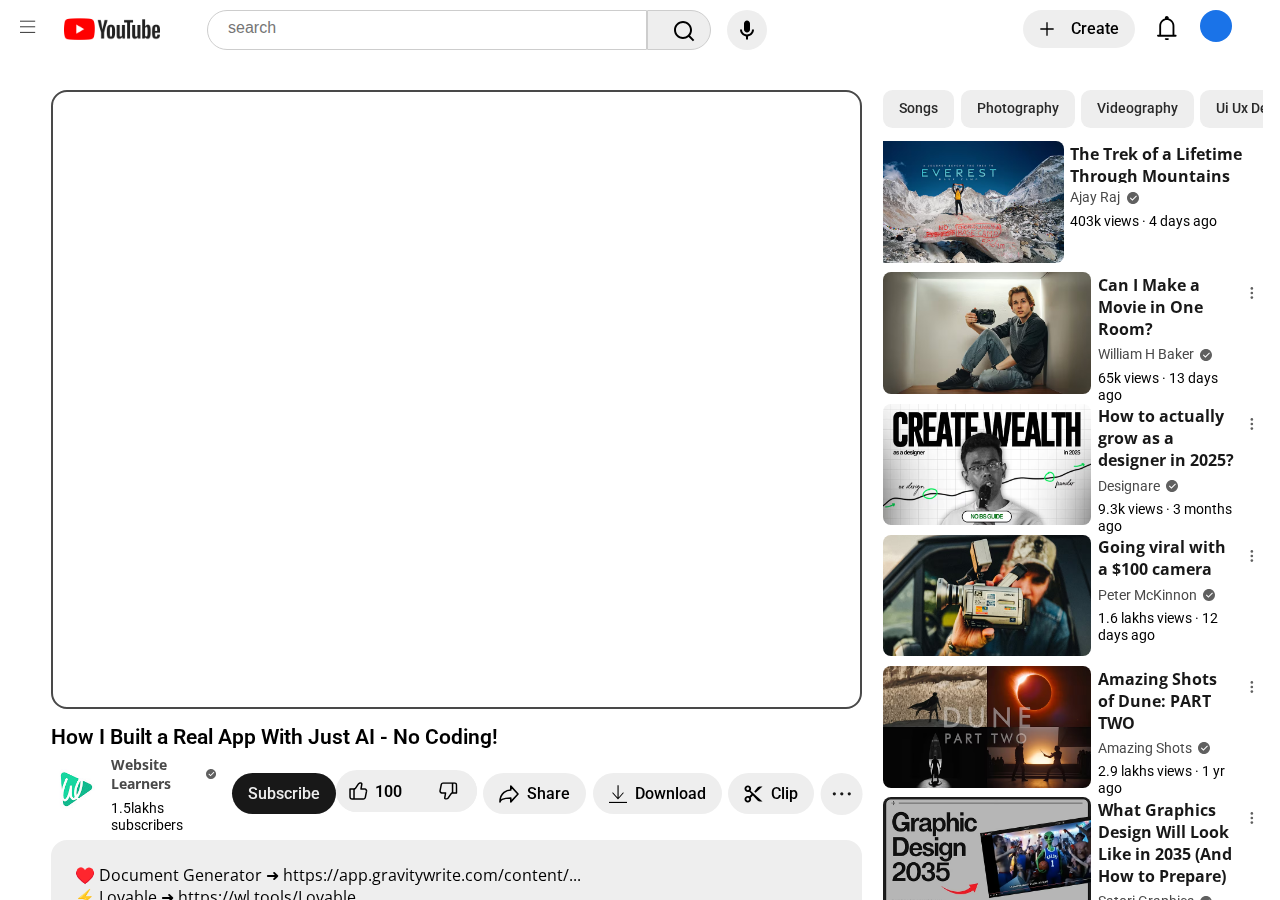
<file: video1.html>
<!DOCTYPE html>
<html lang="en">
<head>
    <meta charset="UTF-8">
    <meta name="viewport" content="width=device-width, initial-scale=1.0">
    <title>How to Code with AI - Build the Ecommerce Backend</title>
    <link rel="icon" type="image/svg+xml" href="Youtube/youtube-logo-2431.svg" />
    <link rel="preconnect" href="https://fonts.googleapis.com">
    <link rel="preconnect" href="https://fonts.gstatic.com" crossorigin>
    <link href="https://fonts.googleapis.com/css2?family=Open+Sans:ital,wght@0,300..800;1,300..800&family=Roboto:ital,wght@0,100..900;1,100..900&display=swap" rel="stylesheet">
    <link rel="stylesheet" href="video1.css">
</head>
<body>
    <nav>
      <div id="menu_icon">
        <svg xmlns="http://www.w3.org/2000/svg" 
            viewBox="0 0 24 24" 
            fill="none" 
            stroke="currentColor" 
            stroke-width="1" 
            stroke-linecap="round">
          <path d="M3 4H21M3 11H21M3 18H21"></path>
        </svg>
      </div>

      <a href="index.html">
        <div id="YouTubeicon">
        <img src="Youtube/Youtube_icon.png" alt="">
      </div>
      </a>

      <div id="searchbar">

        <div id="searchicon_hidden">
          <svg xmlns="http://www.w3.org/2000/svg" viewBox="0 0 24 24" fill="bleck"><path d="M18.031 16.6168L22.3137 20.8995L20.8995 22.3137L16.6168 18.031C15.0769 19.263 13.124 20 11 20C6.032 20 2 15.968 2 11C2 6.032 6.032 2 11 2C15.968 2 20 6.032 20 11C20 13.124 19.263 15.0769 18.031 16.6168ZM16.0247 15.8748C17.2475 14.6146 18 12.8956 18 11C18 7.1325 14.8675 4 11 4C7.1325 4 4 7.1325 4 11C4 14.8675 7.1325 18 11 18C12.8956 18 14.6146 17.2475 15.8748 16.0247L16.0247 15.8748Z"></path></svg>
        </div>
        
        <textarea name="" id="" placeholder="search"></textarea>
        
        <div id="searchbar_close_icon">
          <svg xmlns="http://www.w3.org/2000/svg" viewBox="0 0 24 24" fill="currentColor"><path d="M10.5859 12L2.79297 4.20706L4.20718 2.79285L12.0001 10.5857L19.793 2.79285L21.2072 4.20706L13.4143 12L21.2072 19.7928L19.793 21.2071L12.0001 13.4142L4.20718 21.2071L2.79297 19.7928L10.5859 12Z"></path></svg>
        </div>

        <div id="searchicon">
          <svg xmlns="http://www.w3.org/2000/svg" viewBox="0 0 24 24" fill="black"><path d="M18.031 16.6168L22.3137 20.8995L20.8995 22.3137L16.6168 18.031C15.0769 19.263 13.124 20 11 20C6.032 20 2 15.968 2 11C2 6.032 6.032 2 11 2C15.968 2 20 6.032 20 11C20 13.124 19.263 15.0769 18.031 16.6168ZM16.0247 15.8748C17.2475 14.6146 18 12.8956 18 11C18 7.1325 14.8675 4 11 4C7.1325 4 4 7.1325 4 11C4 14.8675 7.1325 18 11 18C12.8956 18 14.6146 17.2475 15.8748 16.0247L16.0247 15.8748Z"></path></svg>
        </div>
      </div>

      <div id="micicon">
       <img src="Youtube/mic.svg" alt=""> 
      </div>

      <div id="right_part">
        <div id="create">
        <svg xmlns="http://www.w3.org/2000/svg" viewBox="0 0 24 24" fill="currentColor"><path d="M11 11.0001L11 2.0005L13 2.00049L13 11.0001L22.0001 10.9999L22.0002 12.9999L13 13.0001L13.0001 22L11.0001 22L11.0001 13.0001L2.00004 13.0003L2 11.0003L11 11.0001Z"></path></svg>
        <p>Create</p>
        </div>

        <div id="notification">
          <svg width="21" height="25" viewBox="0 0 21 25" fill="none" xmlns="http://www.w3.org/2000/svg">
          <path d="M10.24 3.304C10.8762 3.304 11.392 2.78823 11.392 2.152C11.392 1.51577 10.8762 1 10.24 1C9.60375 1 9.08798 1.51577 9.08798 2.152C9.08798 2.78823 9.60375 3.304 10.24 3.304Z" stroke="black" stroke-width="1.92"/>
          <path d="M11.3921 23.0801C11.9221 23.0802 12.3519 23.51 12.3521 24.04C12.3519 24.57 11.9221 24.9999 11.3921 25H9.08839C8.55833 25 8.12763 24.5701 8.12746 24.04C8.12761 23.51 8.55832 23.0801 9.08839 23.0801H11.3921ZM10.2398 2.34375C12.3275 2.34375 14.3299 3.17325 15.8062 4.64941C17.2824 6.12563 18.1118 8.12814 18.1118 10.2158V19.624H19.4556C19.9857 19.624 20.4154 20.0539 20.4155 20.584C20.4154 21.1141 19.9857 21.5439 19.4556 21.5439H1.02394C0.493858 21.5439 0.0641273 21.114 0.0639801 20.584C0.064134 20.0539 0.493863 19.624 1.02394 19.624H2.36769V10.2158C2.36777 8.12821 3.19723 6.12562 4.67336 4.64941C6.14958 3.17326 8.15211 2.34381 10.2398 2.34375ZM10.2398 4.26367C8.66133 4.26373 7.14693 4.89075 6.03078 6.00684C4.91472 7.12297 4.28769 8.63742 4.28761 10.2158V19.624H16.1919V10.2158C16.1918 8.63735 15.5649 7.12299 14.4487 6.00684C13.3325 4.89074 11.8182 4.26367 10.2398 4.26367Z" fill="black"/>
          </svg>

        </div>
        <div class="profile">
        </div>
      </div>
    </nav>

    <div id="left_side_bar">
      <a href="" class="left_side_bar_element" id="home"><img src="Youtube/home.svg" alt=""> <p>Home</p> </a>
      <a href="" class="left_side_bar_element" id="shorts"> <img src="Youtube/shorts.svg" alt=""> <p>Shorts</p> </a>
      <a href="" class="left_side_bar_element" id="subscriptions"> <img src="Youtube/Subscription.svg" alt=""> <p>Subscriptions</p> </a>
      <div class="divider">    </div>
      <!-- only vissible when left side bar will be minimized -->
      <a class="left_side_bar_element" id="YourProfile"><img src="Youtube/YourProfile.svg" alt=""><p>You</p></a> 
      <!--  -->
      <a class="left_side_bar_section_header"><p>You</p> <img src="Youtube/arrow-right-s-line.svg" alt=""></a>
      <a href="" class="left_side_bar_element" id="history"><img src="Youtube/history-line.svg" alt=""> <p>History</p> </a>
      <a href="" class="left_side_bar_element" id="playlists"><img src="Youtube/play-list-2-line.svg" alt=""> <p>Playlists</p> </a>
      <a href="" class="left_side_bar_element" id="your_videos"><img src="Youtube/video-line.svg" alt=""> <p>Your videos</p> </a>
      <a href="" class="left_side_bar_element" id="your_courses"><img src="Youtube/graduation-cap-line.svg" alt=""> <p>Your courses</p> </a>
      <a href="" class="left_side_bar_element" id="watch_later"><img src="Youtube/time-line.svg" alt=""> <p>Watch later</p> </a>
      <a href="" class="left_side_bar_element" id="liked_videos"> <img src="Youtube/thumb-up-line.svg" alt=""> <p>Liked videos</p> </a>
      <a href="" class="left_side_bar_element" id="downloads"> <img src="Youtube/downloads.svg" alt=""> <p>Downloads</p> </a>
      <div class="divider">    </div>
      <a class="left_side_bar_section_header"><p>Subscriptions</p> <img src="Youtube/arrow-right-s-line.svg" alt=""></a>
      <a href="" class="left_side_subscription_" id="channel_1"><img src="Youtube/channels1_profile (1).jpg" alt=""> <p>SuperSimpleDev</p> </a>
      <a href="" class="left_side_subscription_" id="channel_2"><img src="Youtube/channels2_profile (1).jpg" alt=""> <p>Ajay</p> </a>
      <a href="" class="left_side_subscription_" id="channel_3"><img src="Youtube/channels5_profile.jpg" alt=""> <p>Peter McKinnon</p> </a>
      <a href="" class="left_side_subscription_" id="channel_4"><img src="Youtube/channels10_profile.jpg" alt=""> <p>AMEG by Bradd</p> </a>
      <a href="" class="left_side_subscription_" id="channel_5"><img src="Youtube/channels11_profile.jpg" alt=""> <p>William Paterson</p> </a>
      <div class="show_more"> <img src="Youtube/arrow-down-s-line.svg" alt=""> <p>Show more</p> </div>
      <div class="divider">    </div>
      <a href="" class="left_side_bar_element" id="settings"><img src="Youtube/settings-4-line.svg" alt=""> <p>Settings</p> </a>
      <a href="" class="left_side_bar_element" id="report_history"><img src="Youtube/flag-line.svg" alt=""> <p>Report history</p> </a>
      <a href="" class="left_side_bar_element" id="help"><img src="Youtube/question-line.svg" alt=""> <p>Help</p> </a>
      <a href="" class="left_side_bar_element" id="send_feedback"><img src="Youtube/feedback-line.svg" alt=""> <p>Send feedback</p> </a>
      <div class="divider">    </div>
      <p class="left_side_bar_p">
        About Press CopyrightContact us Creators Advertise Developers
      </p>
      <p class="left_side_bar_p">
        Terms Privacy Policy & Safety How YouTube works Test new features
      </p>
    </div>

    <div id="right_side_bar">
        <div id="ongoing_video">
            <div id="ongoing_video_video_section">
              <iframe width="968" height="520"
              src="https://www.youtube.com/embed/_lChLN570VI?si=w8NkKHNey_Imf2s3&autoplay=1"
              title="YouTube video player"
              frameborder="0"
              allow="accelerometer; autoplay; clipboard-write; encrypted-media; gyroscope; picture-in-picture; web-share"
              referrerpolicy="strict-origin-when-cross-origin"
              allowfullscreen>
            </iframe>
            </div>
            <p id="ongoing_video_video_section_title">How I Built a Real App With Just AI - No Coding!</p>
            <div class="description">
              <div class="left_options">
                <a href=""><img src="Youtube/channels1_profile (1).jpg" alt="Unable to load" class="ongoing_video_video_ChannelsProfile"></a>
                <div class="CreatorNS">
                  <div class="CreatorName">
                  <a href="">Website Learners</a>
                  <svg xmlns="http://www.w3.org/2000/svg" width="12" height="12" viewBox="0 0 24 24" fill="#606060" class="verified">
                  <path d="M12 0C5.37 0 0 5.37 0 12s5.37 12 12 12 12-5.37 12-12S18.63 0 12 0zm-1.2 17.3l-5-5 1.4-1.4 3.6 3.6 7.6-7.6 1.4 1.4-9 9z"/>
                  </svg>
                  </div>

                  <p class="Subscribers">1.5lakhs subscribers</p>
                </div>
                <div class="Subscribe">
                  <p>Subscribe</p>
                </div>
                
              </div>
                  
                  <div class="right_options">
                      <div class="Like"> 
                      <div id="like">
                      <img src="Youtube/like.svg" alt=""> 
                      <p>100</p>
                      </div>
                      <div class="like_divider"> </div>
                      <div class="Dislike">
                        <img src="Youtube/dislike.svg" alt="" id="dislike"> 
                      </div>
                      </div>
                      <div class="Share">
                        <img src="Youtube/Share_video.svg" alt=""> 
                        <p>Share</p>
                      </div>
                      <div class="Download_video">
                        <img src="Youtube/download_video.svg" alt=""> 
                        <p>Download</p>
                      </div>
                      <div class="Clip_video">
                        <img src="Youtube/clip.svg" alt=""> 
                        <p>Clip</p>
                      </div>
                      <div class="more_options">
                        <svg xmlns="http://www.w3.org/2000/svg" width="24" height="24" fill="#181818" viewBox="0 0 24 24" id="threedot">
                        <circle cx="12" cy="5" r="1.5"/>
                        <circle cx="12" cy="12" r="1.5"/>
                        <circle cx="12" cy="19" r="1.5"/>
                        </svg>
                      </div>
                  </div>
              </div>
              <div class="ongoing_video_video_description">
                <div class="ongoingVideoDescriptionTextContainer">
                  ♥️ Document Generator ➜ https://app.gravitywrite.com/content/...
                  <br>
                  ⚡ Lovable ➜ https://wl.tools/Lovable  
                  <br>
                  🔥 Github ➜ https://github.com/
                  <br>
                  🏆 Supabase ➜ https://supabase.com/
                  <br>
                  📌 OpenAI ➜ https://platform.openai.com/api-keys
                  <br>
                  💡 Appilix ➜ https://appilix.com/
                  <br>
                  📄 Prompt ➜ I want your help to build a mobile app. I'll provide the PRD and implementation plan in your knowledge base soon. Right now, do NOT generate any code, files, or create any project. Please wait for my next instructions. Are you ready?
                  <br>
                  🏆 Webspacekit | 10% off ➜ https://go.webspacekit.com/InstagramA...
                  <br>
                  🔥 AI Website Builder ➜ https://gravitywrite.com/ai-website-b...
                  <br>
                  ✨ AI Social media post creator ➜ https://social.gravitywrite.com
                  <br>
                  📌 Get New Video Updates ➜ https://www.whatsapp.com/channel/0029...
                  <br>

                  🎬 Table of Contents
                  <br>
                  00:00  Intro  <br>
                  00:35 Setup Your App <br>
                  00:45 Create an Account on Lovable   <br>
                  01:28 Prepare the App Requirement Document  <br>
                  02:22 Create a plan for your App <br>
                  02:59 Add all the details to Lovable <br>
                  04:18 Connect Lovable to Github and Supabase <br>
                  06:25 Start building your App  <br>
                  11:01 Publish your App  <br>
                  12:52 Convert our app into an android mobile app <br>
                  
                                                                  
                  Want to build your own AI-powered app — without writing a single line of code? 🚀 <br>
                  In this step-by-step tutorial, I’ll show you exactly how I created a fully functional app using AI tools like Lovable, GitHub, Supabase, and Appilix. <br>

                  Here’s what you’ll learn: <br>

                  ✅ Set up your app from scratch <br>
                  ✅ Create an account on Lovable <br>
                  ✅ Write your app requirement document using GravityWrite <br>
                  ✅ Plan out your app features and structure <br>
                  ✅ Add all your details into Lovable for AI app generation <br>
                  ✅ Connect Lovable to GitHub and Supabase for backend and hosting <br>
                  ✅ Start building your app instantly with AI <br>
                  ✅ Publish your app live for users <br>
                  ✅ Convert your app into a mobile-ready Android app <br>
                  ✅ Integrate OpenAI so users can chat with AI inside your app <br>

                  Perfect for entrepreneurs, students, or anyone who wants to launch an app fast — without spending months coding. <br>

                  📌 Subscribe to Website Learners for more AI app-building tutorials, no-code tools, and digital growth hacks! <br>

                  #AIAppBuilder #LovableApp #NoCodeApps #SupabaseAI #GitHubDeploy #GravityWrite #OpenAIIntegration #Appilix #BuildWithAI #AIApp2025 #NoCodeRevolution #AppInMinutes #websitelearners #AItools #AppBuilder #NoCode #MobileApp #LovableAI #GravityWrite #Supabase #GitHub #Applix #AppDevelopment #BuildWithAI #AIautomation #NoCodeApp #AIAppBuilder #WebsiteLearners <br>


                  🎁 Tools & Discounts <br>

                  🟡 📋 GravityWrite |  https://wl.tools/gravitywrite <br>
                  🟡 📊 WebSpaceKit | 50% off | https://wl.tools/webspacekit <br>
                  🟡 🔍 Grammarly｜20% off｜https://wl.coupons/Grammarly <br>
                  🟡 📈 Mangools｜10% off｜https://wl.coupons/mangools <br>
                  🟡 🖼️ Astra｜10% off Coupon: WLDiscount｜https://wl.coupons/Astra <br>
                  🟡 📹 Pictory.ai | 20% off, Coupon: WLPROMO | https://wl.tools/pictory.ai <br>


                  🙌 Officially <br>

                  We’re Hiring  https://websitelearners.com/careers/ <br>

                  Want your website developed by us? Email us your requirements to contact@websitelearners.com <br>

                </div>
              </div>
              <div class="comment_section">
                <div class="comment_count">
                  <h2>
                    2 Comments
                  </h2>
                  <div id="comment_filter">
                    <svg xmlns="http://www.w3.org/2000/svg" viewBox="0 0 24 24" fill="currentColor"><path d="M20 4V16H23L19 21L15 16H18V4H20ZM12 18V20H3V18H12ZM14 11V13H3V11H14ZM14 4V6H3V4H14Z"></path></svg>
                    <p>
                      Sort by
                    </p>
                  </div>
                </div>
                <div class="comment_input_section">
                  <div class="profile">
                  </div>
                  <textarea id="comments" placeholder="Enter a comment....."></textarea>
                </div>
                <div class="comment_list">
                      
                </div>
              </div>
        </div>
        <div class="right_side_video_container">
          <div id="video_category">
            <p class="video_category_filter" >Songs</p>
            <p class="video_category_filter" >photography</p>
            <p class="video_category_filter" >videography</p>
            <p class="video_category_filter" >Ui Ux designing</p>
            <p class="video_category_filter" >Live</p>
            <p class="video_category_filter" >Ghazal</p>
            <p class="video_category_filter" >apple</p>
            <p class="video_category_filter" >mobile</p>
            <p class="video_category_filter" >instrumental</p>
            <p class="video_category_filter" >website</p>
            <p class="video_category_filter" >lo-fi</p>
            <p class="video_category_filter" >podcast</p>
            <p class="video_category_filter" >recently uploaded</p>
            <p class="video_category_filter">Travel</p>
            <p class="video_category_filter">Education</p>
            <p class="video_category_filter" >website</p>
            <p class="video_category_filter" >lo-fi</p>
            <p class="video_category_filter" >podcast</p>
            <p class="video_category_filter" >recently uploaded</p>
            <p class="video_category_filter">Travel</p>
            <p class="video_category_filter">Education</p>
        </div>
          <div class="video">  <!-- Start video2 -->
            <a href="https://youtu.be/bFy6jTEHlzQ?si=jUu9hQ5HU5t44_cv">
              <img
                src="Youtube/Y2.avif"
                alt="This image failed to load"
                class="thumbnail"
              />
            </a> <!-- thumbnail img -->

            <div class="description">
              <a href="https://www.youtube.com/@ajayraj1" target="_self">
                <img src="Youtube/channels2_profile (1).jpg" alt="Unable to load" class="ChannelsProfile">
              </a>

              <div class="TextDescription">
                <div class="OnlyDescription">
                  <div class="VideoTitle_name">
                    <a href="https://youtu.be/bFy6jTEHlzQ?si=jUu9hQ5HU5t44_cv" class="VideoTitle">
                    The Trek of a Lifetime Through Mountains and Mind | The Everest Base Camp
                  </a>
                  </div>
                  <p class="CreatorName">
                    <a href="https://www.youtube.com/@ajayraj1">Ajay Raj</a>
                    <svg xmlns="http://www.w3.org/2000/svg" width="12" height="12" viewBox="0 0 24 24" fill="#606060" class="verified">
                      <path d="M12 0C5.37 0 0 5.37 0 12s5.37 12 12 12 12-5.37 12-12S18.63 0 12 0zm-1.2 17.3l-5-5 1.4-1.4 3.6 3.6 7.6-7.6 1.4 1.4-9 9z"/>
                    </svg>
                  </p>
                  <p class="metablock">
                    403k views &#183; 4 days ago
                  </p>
                </div>  <!-- only text description -->

                <svg xmlns="http://www.w3.org/2000/svg" width="24" height="24" fill="#606060" viewBox="0 0 24 24" id="threedot" class="threedot">
                  <circle cx="12" cy="5" r="2"/>
                  <circle cx="12" cy="12" r="2"/>
                  <circle cx="12" cy="19" r="2"/>
                </svg>
              </div> <!-- description with three dot (more) -->
            </div> <!-- description & creator dp (ChannelsProfile) -->
          </div> <!-- video2 -->


          <div class="video">  <!-- Start video3 -->
            <a href="">
              <img
                src="Youtube/Y3.avif"
                alt="This image failed to load"
                class="thumbnail"
              />
            </a> <!-- thumbnail img -->

            <div class="description">
              <a href="">
                <img src="Youtube/channels3_profile (1).jpg" alt="Unable to load" class="ChannelsProfile">
              </a>

              <div class="TextDescription">
                <div class="OnlyDescription">
                  <a href="" class="VideoTitle">Can I Make a Movie in One Room?</a>
                  <p class="CreatorName">
                    <a href="">William H Baker</a>
                    <svg xmlns="http://www.w3.org/2000/svg" width="12" height="12" viewBox="0 0 24 24" fill="#606060" class="verified">
                      <path d="M12 0C5.37 0 0 5.37 0 12s5.37 12 12 12 12-5.37 12-12S18.63 0 12 0zm-1.2 17.3l-5-5 1.4-1.4 3.6 3.6 7.6-7.6 1.4 1.4-9 9z"/>
                    </svg>
                  </p>
                  <p class="metablock">
                    65k views &#183; 13 days ago
                  </p>
                </div>  <!-- only text description -->

                <svg xmlns="http://www.w3.org/2000/svg" width="24" height="24" fill="#606060" viewBox="0 0 24 24" id="threedot" class="threedot">
                  <circle cx="12" cy="5" r="2"/>
                  <circle cx="12" cy="12" r="2"/>
                  <circle cx="12" cy="19" r="2"/>
                </svg>
              </div> <!-- description with three dot (more) -->
            </div> <!-- description & creator dp (ChannelsProfile) -->
          </div> <!-- video3 -->


          <div class="video">  <!-- Start video4 -->
                  <a href="">
                    <img
                      src="Youtube/Y4.avif"
                      alt="This image failed to load"
                      class="thumbnail"
                    />
                  </a> <!-- thumbnail img -->

                  <div class="description">
                    <a href="">
                      <img src="Youtube/channels4_profile.jpg" alt="Unable to load" class="ChannelsProfile">
                    </a>
                    
                    <div class="TextDescription">
                      <div class="OnlyDescription">
                        <a href="" class="VideoTitle">How to actually grow as a designer in 2025?</a>
                        <p class="CreatorName">
                          <a href="">Designare</a>
                          <svg xmlns="http://www.w3.org/2000/svg" width="12" height="12" viewBox="0 0 24 24" fill="#606060" class="verified">
                            <path d="M12 0C5.37 0 0 5.37 0 12s5.37 12 12 12 12-5.37 12-12S18.63 0 12 0zm-1.2 17.3l-5-5 1.4-1.4 3.6 3.6 7.6-7.6 1.4 1.4-9 9z"/>
                          </svg>
                        </p>
                        <p class="metablock">
                          9.3k views &#183; 3 months ago
                        </p>
                      </div> <!-- only text description -->

                      <svg xmlns="http://www.w3.org/2000/svg" width="24" height="24" fill="#606060" viewBox="0 0 24 24" id="threedot" class="threedot">
                        <circle cx="12" cy="5" r="2"/>
                        <circle cx="12" cy="12" r="2"/>
                        <circle cx="12" cy="19" r="2"/>
                      </svg>
                    </div> <!-- description with three dot -->
                  </div> <!-- description & creator dp (ChannelsProfile) -->
                </div> <!-- video4 -->


                <div class="video">  <!-- Start video5 -->
                <a href="">
                  <img
                    src="Youtube/Y5.avif"
                    alt="This image failed to load"
                    class="thumbnail"
                  />
                </a> <!-- thumbnail img -->

                <div class="description">
                  <a href="">
                    <img src="Youtube/channels5_profile.jpg" alt="Unable to load" class="ChannelsProfile">
                  </a>

                  <div class="TextDescription">
                    <div class="OnlyDescription">
                      <a href="" class="VideoTitle">Going viral with a $100 camera</a>
                      <p class="CreatorName">
                        <a href="">Peter McKinnon</a>
                        <svg xmlns="http://www.w3.org/2000/svg" width="12" height="12" viewBox="0 0 24 24" fill="#606060" class="verified">
                          <path d="M12 0C5.37 0 0 5.37 0 12s5.37 12 12 12 12-5.37 12-12S18.63 0 12 0zm-1.2 17.3l-5-5 1.4-1.4 3.6 3.6 7.6-7.6 1.4 1.4-9 9z"/>
                        </svg>
                      </p>
                      <p class="metablock">
                        1.6 lakhs views &#183; 12 days ago
                      </p>
                    </div> <!-- OnlyDescription -->

                    <svg xmlns="http://www.w3.org/2000/svg" width="24" height="24" fill="#606060" viewBox="0 0 24 24" id="threedot" class="threedot">
                      <circle cx="12" cy="5" r="2"/>
                      <circle cx="12" cy="12" r="2"/>
                      <circle cx="12" cy="19" r="2"/>
                    </svg>
                  </div> <!-- TextDescription -->
                </div> <!-- description -->
              </div> <!-- video5 -->



                <!-- Video 6 -->
            <div class="video">  <!-- Start video6 -->
              <a href="">
                <img src="Youtube/Y6.avif" alt="This image failed to load" class="thumbnail" />
              </a> <!-- thumbnail -->

              <div class="description">
                <a href="">
                  <img src="Youtube/channels6_profile.jpg" alt="Unable to load" class="ChannelsProfile">
                </a>

                <div class="TextDescription">
                  <div class="OnlyDescription">
                    <a href="" class="VideoTitle">Amazing Shots of Dune: PART TWO</a>
                    <p class="CreatorName">
                      <a href="">Amazing Shots</a>
                      <svg xmlns="http://www.w3.org/2000/svg" width="12" height="12" viewBox="0 0 24 24" fill="#606060" class="verified">
                        <path d="M12 0C5.37 0 0 5.37 0 12s5.37 12 12 12 12-5.37 12-12S18.63 0 12 0zm-1.2 17.3l-5-5 1.4-1.4 3.6 3.6 7.6-7.6 1.4 1.4-9 9z"/>
                      </svg>
                    </p>
                    <p class="metablock">2.9 lakhs views &#183; 1 yr ago</p>
                  </div>
                  <svg xmlns="http://www.w3.org/2000/svg" width="24" height="24" fill="#606060" viewBox="0 0 24 24" id="threedot" class="threedot">
                    <circle cx="12" cy="5" r="2"/>
                    <circle cx="12" cy="12" r="2"/>
                    <circle cx="12" cy="19" r="2"/>
                  </svg>
                </div>
              </div>
            </div> <!-- video6 -->


            <!-- Video 7 -->
            <div class="video">  <!-- Start video7 -->
              <a href="">
                <img src="Youtube/Y7.avif" alt="This image failed to load" class="thumbnail" />
              </a> <!-- thumbnail -->

              <div class="description">
                <a href="">
                  <img src="Youtube/channels7_profile.jpg" alt="Unable to load" class="ChannelsProfile">
                </a>

                <div class="TextDescription">
                  <div class="OnlyDescription">
                    <a href="" class="VideoTitle">
                      What Graphics Design Will Look Like in 2035 (And How to Prepare)
                    </a>
                    <p class="CreatorName">
                      <a href="">Satori Graphics</a>
                      <svg xmlns="http://www.w3.org/2000/svg" width="12" height="12" viewBox="0 0 24 24" fill="#606060" class="verified">
                        <path d="M12 0C5.37 0 0 5.37 0 12s5.37 12 12 12 12-5.37 12-12S18.63 0 12 0zm-1.2 17.3l-5-5 1.4-1.4 3.6 3.6 7.6-7.6 1.4 1.4-9 9z"/>
                      </svg>
                    </p>
                    <p class="metablock">18k views &#183; 4 days ago</p>
                  </div>
                  <svg xmlns="http://www.w3.org/2000/svg" width="24" height="24" fill="#606060" viewBox="0 0 24 24" id="threedot" class="threedot">
                    <circle cx="12" cy="5" r="2"/>
                    <circle cx="12" cy="12" r="2"/>
                    <circle cx="12" cy="19" r="2"/>
                  </svg>
                </div>
              </div>
            </div> <!-- video7 -->


            <!-- Video 8 -->
            <div class="video">  <!-- Start video8 -->
              <a href="">
                <img src="Youtube/Y8.avif" alt="This image failed to load" class="thumbnail" />
              </a> <!-- thumbnail -->

              <div class="description">
                <a href="">
                  <img src="Youtube/channels8_profile.jpg" alt="Unable to load" class="ChannelsProfile">
                </a>

                <div class="TextDescription">
                  <div class="OnlyDescription">
                    <a href="" class="VideoTitle">
                      This is How I Color Grade my Videos
                    </a>
                    <p class="CreatorName">
                      <a href="">Alvin Ojoy</a>
                      <svg xmlns="http://www.w3.org/2000/svg" width="12" height="12" viewBox="0 0 24 24" fill="#606060" class="verified">
                        <path d="M12 0C5.37 0 0 5.37 0 12s5.37 12 12 12 12-5.37 12-12S18.63 0 12 0zm-1.2 17.3l-5-5 1.4-1.4 3.6 3.6 7.6-7.6 1.4 1.4-9 9z"/>
                      </svg>
                    </p>
                    <p class="metablock">1.1 lakhs views &#183; 10 months ago</p>
                  </div>
                  <svg xmlns="http://www.w3.org/2000/svg" width="24" height="24" fill="#606060" viewBox="0 0 24 24" id="threedot" class="threedot">
                    <circle cx="12" cy="5" r="2"/>
                    <circle cx="12" cy="12" r="2"/>
                    <circle cx="12" cy="19" r="2"/>
                  </svg>
                </div>
              </div>
            </div> <!-- video8 -->

          </div>  <!-- End of top video section -->
        
        <div class="threedot_menu">
            <a href=""> <img src="Youtube/play-list-2-line.svg" alt=""> <p>Add to queue</p> </a>
            <a href=""> <img src="Youtube/time-line.svg" alt=""> <p>Save to watch later</p> </a>
            <a href=""> <img src="Youtube/Save.svg" alt=""> <p>Save to playlist</p> </a>
            <a href=""> <img src="Youtube/downloads.svg" alt=""> <p>Download</p> </a>
            <a href=""> <img src="Youtube/share.svg" alt=""> <p>Share</p> </a>
            <a href=""> <img src="Youtube/Not interested.svg" alt=""> <p>Not interested</p> </a>
            <a href=""> <img src="Youtube/Don't recommend.svg" alt=""> <p>Don't recommend channel</p> </a>
            <a href=""> <img src="Youtube/report.svg" alt=""> <p>Report</p> </a>
          </div>
        <div class="Subscribe_div">
                  <div class="all">
                    <img src="Youtube/All.svg" alt="">
                    <p>All</p>
                  </div>
                  <div class="Personalized">
                    <img src="Youtube/notification.svg" alt="">
                    <p>Personalized</p>
                  </div>
                  <div class="None">
                    <img src="Youtube/none.svg" alt="">
                    <p>None</p>
                  </div>
                  <div class="Unsubscribe">
                    <img src="Youtube/unsubscribe.svg" alt="">
                    <p>Unsubscribe</p>
                  </div>
          </div>
        </div>

    
    <script src="video1.js"></script>
</body>
</html>
</file>
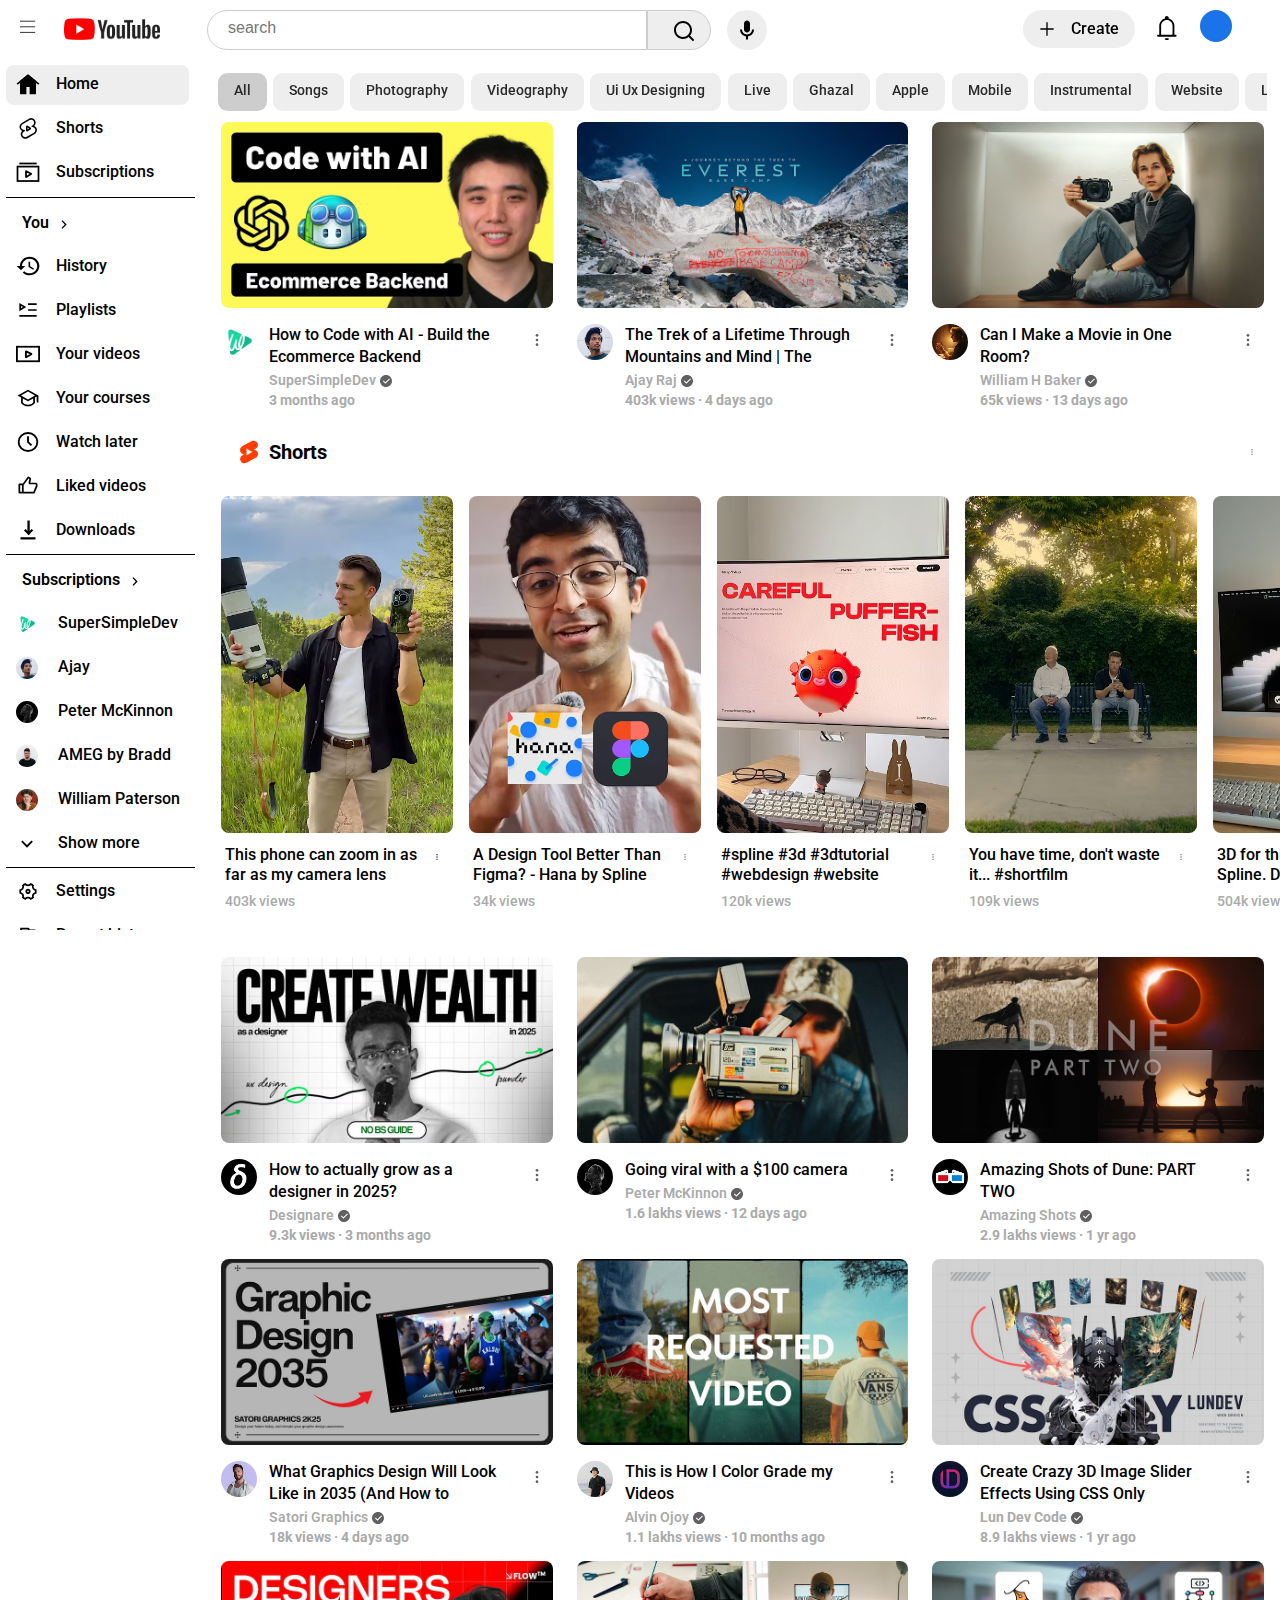
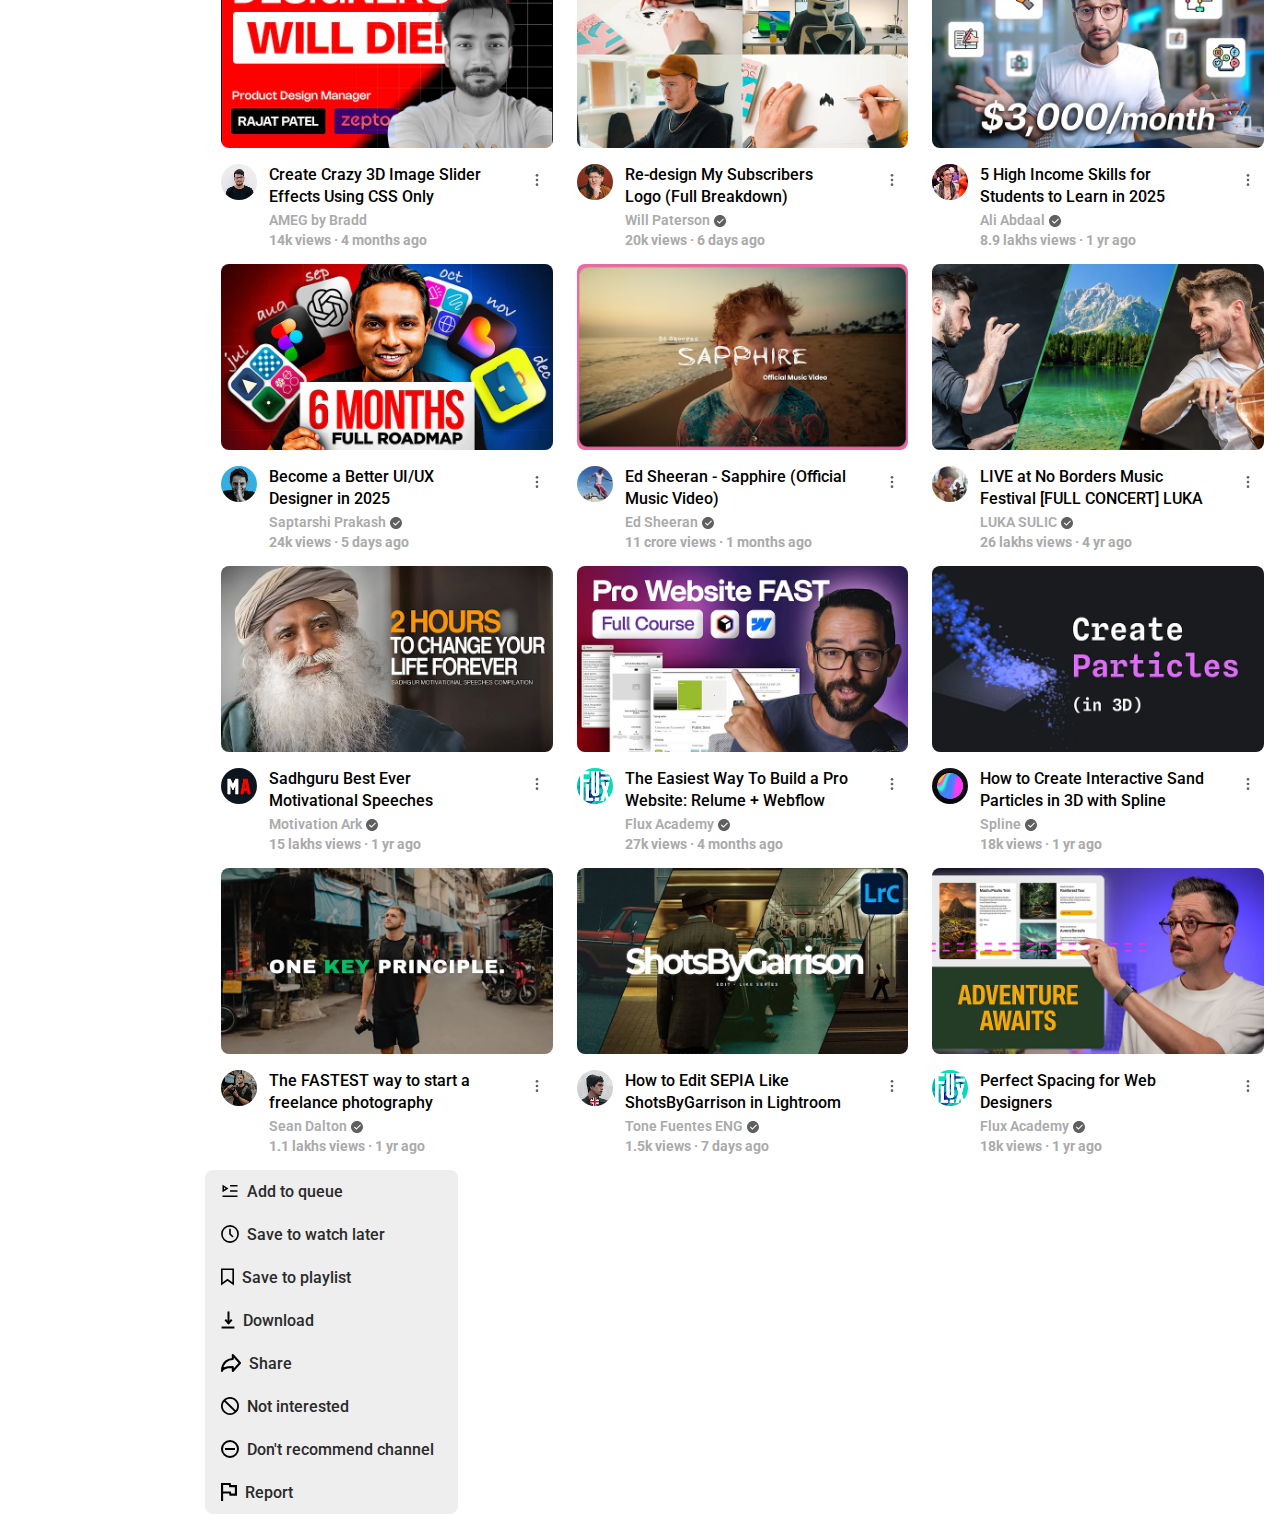
<file: YoutubeFinal.html>
<!DOCTYPE html>
<html lang="en">
  <head>
    <meta charset="UTF-8" />
    <meta name="viewport" content="width=device-width, initial-scale=1.0" />
    <title>YouTube.com</title>

    <link rel="preconnect" href="https://fonts.googleapis.com" />
    <link rel="preconnect" href="https://fonts.gstatic.com" crossorigin />
    <link
      href="https://fonts.googleapis.com/css2?family=Roboto:ital,wght@0,100..900;1,100..900&display=swap"
      rel="stylesheet"
    />
    <!-- <link rel="icon" type="image/png" href="Youtube/free-youtube-logo-icon-2431-thumb.png" /> -->
     <link rel="icon" type="image/svg+xml" href="Youtube/youtube-logo-2431.svg" />

    <link rel="stylesheet" href="Youtube.css">
  </head>
  <body>
    <nav>
      <div id="menu_icon">
        <svg xmlns="http://www.w3.org/2000/svg" 
            viewBox="0 0 24 24" 
            fill="none" 
            stroke="currentColor" 
            stroke-width="1" 
            stroke-linecap="round">
          <path d="M3 4H21M3 11H21M3 18H21"></path>
        </svg>
      </div>

      <div id="YouTubeicon">
        <img src="Youtube/Youtube_icon.png" alt="">
      </div>

      <div id="searchbar">

        <div id="searchicon_hidden">
          <svg xmlns="http://www.w3.org/2000/svg" viewBox="0 0 24 24" fill="bleck"><path d="M18.031 16.6168L22.3137 20.8995L20.8995 22.3137L16.6168 18.031C15.0769 19.263 13.124 20 11 20C6.032 20 2 15.968 2 11C2 6.032 6.032 2 11 2C15.968 2 20 6.032 20 11C20 13.124 19.263 15.0769 18.031 16.6168ZM16.0247 15.8748C17.2475 14.6146 18 12.8956 18 11C18 7.1325 14.8675 4 11 4C7.1325 4 4 7.1325 4 11C4 14.8675 7.1325 18 11 18C12.8956 18 14.6146 17.2475 15.8748 16.0247L16.0247 15.8748Z"></path></svg>
        </div>
        
        <textarea name="" id="" placeholder="search"></textarea>
        
        <div id="searchbar_close_icon">
          <svg xmlns="http://www.w3.org/2000/svg" viewBox="0 0 24 24" fill="currentColor"><path d="M10.5859 12L2.79297 4.20706L4.20718 2.79285L12.0001 10.5857L19.793 2.79285L21.2072 4.20706L13.4143 12L21.2072 19.7928L19.793 21.2071L12.0001 13.4142L4.20718 21.2071L2.79297 19.7928L10.5859 12Z"></path></svg>
        </div>

        <div id="searchicon">
          <svg xmlns="http://www.w3.org/2000/svg" viewBox="0 0 24 24" fill="black"><path d="M18.031 16.6168L22.3137 20.8995L20.8995 22.3137L16.6168 18.031C15.0769 19.263 13.124 20 11 20C6.032 20 2 15.968 2 11C2 6.032 6.032 2 11 2C15.968 2 20 6.032 20 11C20 13.124 19.263 15.0769 18.031 16.6168ZM16.0247 15.8748C17.2475 14.6146 18 12.8956 18 11C18 7.1325 14.8675 4 11 4C7.1325 4 4 7.1325 4 11C4 14.8675 7.1325 18 11 18C12.8956 18 14.6146 17.2475 15.8748 16.0247L16.0247 15.8748Z"></path></svg>
        </div>
      </div>

      <div id="micicon">
       <img src="Youtube/mic.svg" alt=""> 
      </div>

      <div id="right_part">
        <div id="create">
        <svg xmlns="http://www.w3.org/2000/svg" viewBox="0 0 24 24" fill="currentColor"><path d="M11 11.0001L11 2.0005L13 2.00049L13 11.0001L22.0001 10.9999L22.0002 12.9999L13 13.0001L13.0001 22L11.0001 22L11.0001 13.0001L2.00004 13.0003L2 11.0003L11 11.0001Z"></path></svg>
        <p>Create</p>
        </div>

        <div id="notification">
          <svg width="21" height="25" viewBox="0 0 21 25" fill="none" xmlns="http://www.w3.org/2000/svg">
          <path d="M10.24 3.304C10.8762 3.304 11.392 2.78823 11.392 2.152C11.392 1.51577 10.8762 1 10.24 1C9.60375 1 9.08798 1.51577 9.08798 2.152C9.08798 2.78823 9.60375 3.304 10.24 3.304Z" stroke="black" stroke-width="1.92"/>
          <path d="M11.3921 23.0801C11.9221 23.0802 12.3519 23.51 12.3521 24.04C12.3519 24.57 11.9221 24.9999 11.3921 25H9.08839C8.55833 25 8.12763 24.5701 8.12746 24.04C8.12761 23.51 8.55832 23.0801 9.08839 23.0801H11.3921ZM10.2398 2.34375C12.3275 2.34375 14.3299 3.17325 15.8062 4.64941C17.2824 6.12563 18.1118 8.12814 18.1118 10.2158V19.624H19.4556C19.9857 19.624 20.4154 20.0539 20.4155 20.584C20.4154 21.1141 19.9857 21.5439 19.4556 21.5439H1.02394C0.493858 21.5439 0.0641273 21.114 0.0639801 20.584C0.064134 20.0539 0.493863 19.624 1.02394 19.624H2.36769V10.2158C2.36777 8.12821 3.19723 6.12562 4.67336 4.64941C6.14958 3.17326 8.15211 2.34381 10.2398 2.34375ZM10.2398 4.26367C8.66133 4.26373 7.14693 4.89075 6.03078 6.00684C4.91472 7.12297 4.28769 8.63742 4.28761 10.2158V19.624H16.1919V10.2158C16.1918 8.63735 15.5649 7.12299 14.4487 6.00684C13.3325 4.89074 11.8182 4.26367 10.2398 4.26367Z" fill="black"/>
          </svg>

        </div>

        <div id="profile">
          
        </div>

      </div>
    </nav>


    <div id="left_side_bar">
      <a href="" class="left_side_bar_element" id="home"><img src="Youtube/homefilled.svg" alt=""> <p>Home</p> </a>
      <a href="" class="left_side_bar_element" id="shorts"> <img src="Youtube/shorts.svg" alt=""> <p>Shorts</p> </a>
      <a href="" class="left_side_bar_element" id="subscriptions"> <img src="Youtube/Subscription.svg" alt=""> <p>Subscriptions</p> </a>
      <div class="divider">    </div>
      <!-- only vissible when left side bar will be minimized -->
      <a class="left_side_bar_element" id="YourProfile"><img src="Youtube/YourProfile.svg" alt=""><p>You</p></a> 
      <!--  -->
      <a class="left_side_bar_section_header"><p>You</p> <img src="Youtube/arrow-right-s-line.svg" alt=""></a>
      <a href="" class="left_side_bar_element" id="history"><img src="Youtube/history-line.svg" alt=""> <p>History</p> </a>
      <a href="" class="left_side_bar_element" id="playlists"><img src="Youtube/play-list-2-line.svg" alt=""> <p>Playlists</p> </a>
      <a href="" class="left_side_bar_element" id="your_videos"><img src="Youtube/video-line.svg" alt=""> <p>Your videos</p> </a>
      <a href="" class="left_side_bar_element" id="your_courses"><img src="Youtube/graduation-cap-line.svg" alt=""> <p>Your courses</p> </a>
      <a href="" class="left_side_bar_element" id="watch_later"><img src="Youtube/time-line.svg" alt=""> <p>Watch later</p> </a>
      <a href="" class="left_side_bar_element" id="liked_videos"> <img src="Youtube/thumb-up-line.svg" alt=""> <p>Liked videos</p> </a>
      <a href="" class="left_side_bar_element" id="downloads"> <img src="Youtube/downloads.svg" alt=""> <p>Downloads</p> </a>
      <div class="divider">    </div>
      <a class="left_side_bar_section_header"><p>Subscriptions</p> <img src="Youtube/arrow-right-s-line.svg" alt=""></a>
      <a href="" class="left_side_subscription_" id="channel_1"><img src="Youtube/channels1_profile (1).jpg" alt=""> <p>SuperSimpleDev</p> </a>
      <a href="" class="left_side_subscription_" id="channel_2"><img src="Youtube/channels2_profile (1).jpg" alt=""> <p>Ajay</p> </a>
      <a href="" class="left_side_subscription_" id="channel_3"><img src="Youtube/channels5_profile.jpg" alt=""> <p>Peter McKinnon</p> </a>
      <a href="" class="left_side_subscription_" id="channel_4"><img src="Youtube/channels10_profile.jpg" alt=""> <p>AMEG by Bradd</p> </a>
      <a href="" class="left_side_subscription_" id="channel_5"><img src="Youtube/channels11_profile.jpg" alt=""> <p>William Paterson</p> </a>
      <div class="show_more"> <img src="Youtube/arrow-down-s-line.svg" alt=""> <p>Show more</p> </div>
      <div class="divider">    </div>
      <a href="" class="left_side_bar_element" id="settings"><img src="Youtube/settings-4-line.svg" alt=""> <p>Settings</p> </a>
      <a href="" class="left_side_bar_element" id="report_history"><img src="Youtube/flag-line.svg" alt=""> <p>Report history</p> </a>
      <a href="" class="left_side_bar_element" id="help"><img src="Youtube/question-line.svg" alt=""> <p>Help</p> </a>
      <a href="" class="left_side_bar_element" id="send_feedback"><img src="Youtube/feedback-line.svg" alt=""> <p>Send feedback</p> </a>
      <div class="divider">    </div>
      <p class="left_side_bar_p">
        About Press CopyrightContact us Creators Advertise Developers
      </p>
      <p class="left_side_bar_p">
        Terms Privacy Policy & Safety How YouTube works Test new features
      </p>
    </div>

    <div id="video_container">
        <div id="video_category">
            <p class="video_category_filter" id="all">All</p>
            <p class="video_category_filter" >Songs</p>
            <p class="video_category_filter" >photography</p>
            <p class="video_category_filter" >videography</p>
            <p class="video_category_filter" >Ui Ux designing</p>
            <p class="video_category_filter" >Live</p>
            <p class="video_category_filter" >Ghazal</p>
            <p class="video_category_filter" >apple</p>
            <p class="video_category_filter" >mobile</p>
            <p class="video_category_filter" >instrumental</p>
            <p class="video_category_filter" >website</p>
            <p class="video_category_filter" >lo-fi</p>
            <p class="video_category_filter" >podcast</p>
            <p class="video_category_filter" >recently uploaded</p>
            <p class="video_category_filter">Travel</p>
            <p class="video_category_filter">Education</p>
            <p class="video_category_filter" >website</p>
            <p class="video_category_filter" >lo-fi</p>
            <p class="video_category_filter" >podcast</p>
            <p class="video_category_filter" >recently uploaded</p>
            <p class="video_category_filter">Travel</p>
            <p class="video_category_filter">Education</p>
        </div>
        <div class="videos" id="videos_top">   <!-- Start Youtube video section -->
          <div class="video">  <!-- Start video1 -->
            <a href="video1.html">
              <img
              src="Youtube/Y1.avif"
              alt="This image failed to load"
              class="thumbnail"
            />
            </a> <!-- thumbnail img -->
            <div class="description">
              <a href=""><img src="Youtube/channels1_profile (1).jpg" alt="Unable to load" class="ChannelsProfile"></a>
            <div class="TextDescription">
              <div class="OnlyDescription">
                <a href="" class="VideoTitle">How to Code with AI - Build the Ecommerce Backend</a>
            <p class="CreatorName">
              <a href="">SuperSimpleDev</a>
              <svg xmlns="http://www.w3.org/2000/svg" width="12" height="12" viewBox="0 0 24 24" fill="#606060" class="verified">
          <path d="M12 0C5.37 0 0 5.37 0 12s5.37 12 12 12 12-5.37 12-12S18.63 0 12 0zm-1.2 17.3l-5-5 1.4-1.4 3.6 3.6 7.6-7.6 1.4 1.4-9 9z"/>
        </svg>
            </p>
            <p class="metablock">
              3 months ago
            </p>
              </div>  <!-- only text description -->
              <svg xmlns="http://www.w3.org/2000/svg" width="24" height="24" fill="#606060" viewBox="0 0 24 24" id="threedot" class="threedot">
              <circle cx="12" cy="5" r="2"/>
              <circle cx="12" cy="12" r="2"/>
              <circle cx="12" cy="19" r="2"/>
              </svg>
            </div> <!-- description with three dot (more) -->
            </div> <!-- description & creator dp (ChannelsProfile) -->
          </div> <!-- video1 -->


          <div class="video">  <!-- Start video2 -->
            <a href="https://youtu.be/bFy6jTEHlzQ?si=jUu9hQ5HU5t44_cv">
              <img
                src="Youtube/Y2.avif"
                alt="This image failed to load"
                class="thumbnail"
              />
            </a> <!-- thumbnail img -->

            <div class="description">
              <a href="https://www.youtube.com/@ajayraj1" target="_self">
                <img src="Youtube/channels2_profile (1).jpg" alt="Unable to load" class="ChannelsProfile">
              </a>

              <div class="TextDescription">
                <div class="OnlyDescription">
                  <a href="https://youtu.be/bFy6jTEHlzQ?si=jUu9hQ5HU5t44_cv" class="VideoTitle">
                    The Trek of a Lifetime Through Mountains and Mind | The Everest Base Camp
                  </a>
                  <p class="CreatorName">
                    <a href="https://www.youtube.com/@ajayraj1">Ajay Raj</a>
                    <svg xmlns="http://www.w3.org/2000/svg" width="12" height="12" viewBox="0 0 24 24" fill="#606060" class="verified">
                      <path d="M12 0C5.37 0 0 5.37 0 12s5.37 12 12 12 12-5.37 12-12S18.63 0 12 0zm-1.2 17.3l-5-5 1.4-1.4 3.6 3.6 7.6-7.6 1.4 1.4-9 9z"/>
                    </svg>
                  </p>
                  <p class="metablock">
                    403k views &#183; 4 days ago
                  </p>
                </div>  <!-- only text description -->

                <svg xmlns="http://www.w3.org/2000/svg" width="24" height="24" fill="#606060" viewBox="0 0 24 24" id="threedot" class="threedot">
                  <circle cx="12" cy="5" r="2"/>
                  <circle cx="12" cy="12" r="2"/>
                  <circle cx="12" cy="19" r="2"/>
                </svg>
              </div> <!-- description with three dot (more) -->
            </div> <!-- description & creator dp (ChannelsProfile) -->
          </div> <!-- video2 -->


          <div class="video">  <!-- Start video3 -->
            <a href="https://youtu.be/Y4iw5QLQJ7s?si=_hkHfRQ2Cp9v3ygl">
              <img
                src="Youtube/Y3.avif"
                alt="This image failed to load"
                class="thumbnail"
              />
            </a> <!-- thumbnail img -->

            <div class="description">
              <a href="https://www.youtube.com/@WilliamHBaker">
                <img src="Youtube/channels3_profile (1).jpg" alt="Unable to load" class="ChannelsProfile">
              </a>

              <div class="TextDescription">
                <div class="OnlyDescription">
                  <a href="https://youtu.be/Y4iw5QLQJ7s?si=_hkHfRQ2Cp9v3ygl" class="VideoTitle">Can I Make a Movie in One Room?</a>
                  <p class="CreatorName">
                    <a href="https://www.youtube.com/@WilliamHBaker">William H Baker</a>
                    <svg xmlns="http://www.w3.org/2000/svg" width="12" height="12" viewBox="0 0 24 24" fill="#606060" class="verified">
                      <path d="M12 0C5.37 0 0 5.37 0 12s5.37 12 12 12 12-5.37 12-12S18.63 0 12 0zm-1.2 17.3l-5-5 1.4-1.4 3.6 3.6 7.6-7.6 1.4 1.4-9 9z"/>
                    </svg>
                  </p>
                  <p class="metablock">
                    65k views &#183; 13 days ago
                  </p>
                </div>  <!-- only text description -->

                <svg xmlns="http://www.w3.org/2000/svg" width="24" height="24" fill="#606060" viewBox="0 0 24 24" id="threedot" class="threedot">
                  <circle cx="12" cy="5" r="2"/>
                  <circle cx="12" cy="12" r="2"/>
                  <circle cx="12" cy="19" r="2"/>
                </svg>
              </div> <!-- description with three dot (more) -->
            </div> <!-- description & creator dp (ChannelsProfile) -->
          </div> <!-- video3 -->


          </div>  <!-- End of top video section -->

          <div class="ShortsSection">  <!-- ShortsSection -->
            <div id="ShortsHeader">  <!-- Shorts Header Section -->
              <div id="ShortsHeaderLeft">
                <svg xmlns="http://www.w3.org/2000/svg" x="0px" y="0px" width="24" height="24" viewBox="0 0 48 48">
                  <path fill="#ff3d00" d="M29.103,2.631c4.217-2.198,9.438-0.597,11.658,3.577c2.22,4.173,0.6,9.337-3.617,11.534l-3.468,1.823	c2.987,0.109,5.836,1.75,7.328,4.555c2.22,4.173,0.604,9.337-3.617,11.534L18.897,45.37c-4.217,2.198-9.438,0.597-11.658-3.577	s-0.6-9.337,3.617-11.534l3.468-1.823c-2.987-0.109-5.836-1.75-7.328-4.555c-2.22-4.173-0.6-9.337,3.617-11.534	C10.612,12.346,29.103,2.631,29.103,2.631z M19.122,17.12l11.192,6.91l-11.192,6.877C19.122,30.907,19.122,17.12,19.122,17.12z"></path><path fill="#fff" d="M19.122,17.12v13.787l11.192-6.877L19.122,17.12z"></path>
                  </svg>
                  <p>
                    Shorts
                  </p>
              </div>
              <svg xmlns="http://www.w3.org/2000/svg" width="24" height="24" fill="#606060" viewBox="0 0 24 24" id="threedot" class="threedot">
                <circle cx="12" cy="5" r="2"/>
                <circle cx="12" cy="12" r="2"/>
                <circle cx="12" cy="19" r="2"/>
              </svg>

          </div>  <!-- Shorts Header Section End -->
            <div id="allshorts">  <!-- Shorts video Section -->

                <div class="short">  <!-- Shorts video1 -->
                  <a href="">
                    <img src="Youtube/reels1.avif" alt="This image failed to load" class="ShortsImg">
                  </a>
                  
                  <div class="shortsDescription">
                    <div class="shortsTextDescription">
                      <a href="" class="ShortsVideoTitle">
                        This phone can zoom in as far as my camera lens
                      </a>
                      <p class="Shortsmetablock">
                        403k views
                      </p>
                    </div>
                    
                    <svg xmlns="http://www.w3.org/2000/svg" width="24" height="24" fill="#000050" viewBox="0 0 24 24" id="threedot" class="threedot">
                      <circle cx="12" cy="5" r="2"/>
                      <circle cx="12" cy="12" r="2"/>
                      <circle cx="12" cy="19" r="2"/>
                    </svg>
                  </div>
                </div>


                  <div class="short">  <!-- Shorts video2 -->
                    <a href="">
                      <img src="Youtube/reels2.avif" alt="This image failed to load" class="ShortsImg">
                    </a>
                    
                    <div class="shortsDescription">
                      <div class="shortsTextDescription">
                        <a href="" class="ShortsVideoTitle">
                          A Design Tool Better Than Figma? - Hana by Spline #shorts
                        </a>
                        <p class="Shortsmetablock">
                          34k views
                        </p>
                      </div>
                      
                      <svg xmlns="http://www.w3.org/2000/svg" width="24" height="24" fill="#606060" viewBox="0 0 24 24" id="threedot" class="threedot">
                        <circle cx="12" cy="5" r="2"/>
                        <circle cx="12" cy="12" r="2"/>
                        <circle cx="12" cy="19" r="2"/>
                      </svg>
                    </div>
                  </div>


                  <div class="short">  <!-- Shorts video3 -->
                    <a href="">
                      <img src="Youtube/reels3.avif" alt="This image failed to load" class="ShortsImg">
                    </a>
                    <div class="shortsDescription">
                      <div class="shortsTextDescription">
                        <a href="" class="ShortsVideoTitle">#spline #3d #3dtutorial #webdesign #website #graphics </a>
                        <p class="Shortsmetablock">120k views</p>
                      </div>
                      <svg xmlns="http://www.w3.org/2000/svg" width="24" height="24" fill="#606060" viewBox="0 0 24 24" id="threedot" class="threedot">
                        <circle cx="12" cy="5" r="2"/>
                        <circle cx="12" cy="12" r="2"/>
                        <circle cx="12" cy="19" r="2"/>
                      </svg>
                    </div>
                  </div>

                  <div class="short">  <!-- Shorts video4 -->
                    <a href="">
                      <img src="Youtube/reels4.avif" alt="This image failed to load" class="ShortsImg">
                    </a>
                    <div class="shortsDescription">
                      <div class="shortsTextDescription">
                        <a href="" class="ShortsVideoTitle">You have time, don't waste it... #shortfilm </a>
                        <p class="Shortsmetablock">109k views</p>
                      </div>
                      <svg xmlns="http://www.w3.org/2000/svg" width="24" height="24" fill="#606060" viewBox="0 0 24 24" id="threedot" class="threedot">
                        <circle cx="12" cy="5" r="2"/>
                        <circle cx="12" cy="12" r="2"/>
                        <circle cx="12" cy="19" r="2"/>
                      </svg>
                    </div>
                  </div>

                  <div class="short">  <!-- Shorts video5 -->
                    <a href="">
                      <img src="Youtube/reels5.avif" alt="This image failed to load" class="ShortsImg">
                    </a>
                    <div class="shortsDescription">
                      <div class="shortsTextDescription">
                        <a href="" class="ShortsVideoTitle">3D for this site was made in Spline. Designed by Two Click Designs </a>
                        <p class="Shortsmetablock">504k views</p>
                      </div>
                      <svg xmlns="http://www.w3.org/2000/svg" width="24" height="24" fill="#606060" viewBox="0 0 24 24" id="threedot" class="threedot">
                        <circle cx="12" cy="5" r="2"/>
                        <circle cx="12" cy="12" r="2"/>
                        <circle cx="12" cy="19" r="2"/>
                      </svg>
                    </div>
                  </div>

                  <div class="short">  <!-- Shorts video6 -->
                    <a href="">
                      <img src="Youtube/reels6.avif" alt="This image failed to load" class="ShortsImg">
                    </a>
                    <div class="shortsDescription">
                      <div class="shortsTextDescription">
                        <a href="" class="ShortsVideoTitle">Unlock your creativity with @artlist_io </a>
                        <p class="Shortsmetablock">4k views</p>
                      </div>
                      <svg xmlns="http://www.w3.org/2000/svg" width="24" height="24" fill="#606060" viewBox="0 0 24 24" id="threedot" class="threedot">
                        <circle cx="12" cy="5" r="2"/>
                        <circle cx="12" cy="12" r="2"/>
                        <circle cx="12" cy="19" r="2"/>
                      </svg>
                    </div>
                  </div>


              </div>  <!-- Shorts Video Section End -->
            </div>  <!-- Shorts Section End -->

          <div class="videos">   <!-- Start Youtube video section -->

                <div class="video">  <!-- Start video4 -->
                  <a href="">
                    <img
                      src="Youtube/Y4.avif"
                      alt="This image failed to load"
                      class="thumbnail"
                    />
                  </a> <!-- thumbnail img -->

                  <div class="description">
                    <a href="">
                      <img src="Youtube/channels4_profile.jpg" alt="Unable to load" class="ChannelsProfile">
                    </a>
                    
                    <div class="TextDescription">
                      <div class="OnlyDescription">
                        <a href="" class="VideoTitle">How to actually grow as a designer in 2025?</a>
                        <p class="CreatorName">
                          <a href="">Designare</a>
                          <svg xmlns="http://www.w3.org/2000/svg" width="12" height="12" viewBox="0 0 24 24" fill="#606060" class="verified">
                            <path d="M12 0C5.37 0 0 5.37 0 12s5.37 12 12 12 12-5.37 12-12S18.63 0 12 0zm-1.2 17.3l-5-5 1.4-1.4 3.6 3.6 7.6-7.6 1.4 1.4-9 9z"/>
                          </svg>
                        </p>
                        <p class="metablock">
                          9.3k views &#183; 3 months ago
                        </p>
                      </div> <!-- only text description -->

                      <svg xmlns="http://www.w3.org/2000/svg" width="24" height="24" fill="#606060" viewBox="0 0 24 24" id="threedot" class="threedot">
                        <circle cx="12" cy="5" r="2"/>
                        <circle cx="12" cy="12" r="2"/>
                        <circle cx="12" cy="19" r="2"/>
                      </svg>
                    </div> <!-- description with three dot -->
                  </div> <!-- description & creator dp (ChannelsProfile) -->
                </div> <!-- video4 -->



               <div class="video">  <!-- Start video5 -->
                <a href="">
                  <img
                    src="Youtube/Y5.avif"
                    alt="This image failed to load"
                    class="thumbnail"
                  />
                </a> <!-- thumbnail img -->

                <div class="description">
                  <a href="">
                    <img src="Youtube/channels5_profile.jpg" alt="Unable to load" class="ChannelsProfile">
                  </a>

                  <div class="TextDescription">
                    <div class="OnlyDescription">
                      <a href="" class="VideoTitle">Going viral with a $100 camera</a>
                      <p class="CreatorName">
                        <a href="">Peter McKinnon</a>
                        <svg xmlns="http://www.w3.org/2000/svg" width="12" height="12" viewBox="0 0 24 24" fill="#606060" class="verified">
                          <path d="M12 0C5.37 0 0 5.37 0 12s5.37 12 12 12 12-5.37 12-12S18.63 0 12 0zm-1.2 17.3l-5-5 1.4-1.4 3.6 3.6 7.6-7.6 1.4 1.4-9 9z"/>
                        </svg>
                      </p>
                      <p class="metablock">
                        1.6 lakhs views &#183; 12 days ago
                      </p>
                    </div> <!-- OnlyDescription -->

                    <svg xmlns="http://www.w3.org/2000/svg" width="24" height="24" fill="#606060" viewBox="0 0 24 24" id="threedot" class="threedot">
                      <circle cx="12" cy="5" r="2"/>
                      <circle cx="12" cy="12" r="2"/>
                      <circle cx="12" cy="19" r="2"/>
                    </svg>
                  </div> <!-- TextDescription -->
                </div> <!-- description -->
              </div> <!-- video5 -->



                <!-- Video 6 -->
            <div class="video">  <!-- Start video6 -->
              <a href="">
                <img src="Youtube/Y6.avif" alt="This image failed to load" class="thumbnail" />
              </a> <!-- thumbnail -->

              <div class="description">
                <a href="">
                  <img src="Youtube/channels6_profile.jpg" alt="Unable to load" class="ChannelsProfile">
                </a>

                <div class="TextDescription">
                  <div class="OnlyDescription">
                    <a href="" class="VideoTitle">Amazing Shots of Dune: PART TWO</a>
                    <p class="CreatorName">
                      <a href="">Amazing Shots</a>
                      <svg xmlns="http://www.w3.org/2000/svg" width="12" height="12" viewBox="0 0 24 24" fill="#606060" class="verified">
                        <path d="M12 0C5.37 0 0 5.37 0 12s5.37 12 12 12 12-5.37 12-12S18.63 0 12 0zm-1.2 17.3l-5-5 1.4-1.4 3.6 3.6 7.6-7.6 1.4 1.4-9 9z"/>
                      </svg>
                    </p>
                    <p class="metablock">2.9 lakhs views &#183; 1 yr ago</p>
                  </div>
                  <svg xmlns="http://www.w3.org/2000/svg" width="24" height="24" fill="#606060" viewBox="0 0 24 24" id="threedot" class="threedot">
                    <circle cx="12" cy="5" r="2"/>
                    <circle cx="12" cy="12" r="2"/>
                    <circle cx="12" cy="19" r="2"/>
                  </svg>
                </div>
              </div>
            </div> <!-- video6 -->


            <!-- Video 7 -->
            <div class="video">  <!-- Start video7 -->
              <a href="">
                <img src="Youtube/Y7.avif" alt="This image failed to load" class="thumbnail" />
              </a> <!-- thumbnail -->

              <div class="description">
                <a href="">
                  <img src="Youtube/channels7_profile.jpg" alt="Unable to load" class="ChannelsProfile">
                </a>

                <div class="TextDescription">
                  <div class="OnlyDescription">
                    <a href="" class="VideoTitle">
                      What Graphics Design Will Look Like in 2035 (And How to Prepare)
                    </a>
                    <p class="CreatorName">
                      <a href="">Satori Graphics</a>
                      <svg xmlns="http://www.w3.org/2000/svg" width="12" height="12" viewBox="0 0 24 24" fill="#606060" class="verified">
                        <path d="M12 0C5.37 0 0 5.37 0 12s5.37 12 12 12 12-5.37 12-12S18.63 0 12 0zm-1.2 17.3l-5-5 1.4-1.4 3.6 3.6 7.6-7.6 1.4 1.4-9 9z"/>
                      </svg>
                    </p>
                    <p class="metablock">18k views &#183; 4 days ago</p>
                  </div>
                  <svg xmlns="http://www.w3.org/2000/svg" width="24" height="24" fill="#606060" viewBox="0 0 24 24" id="threedot" class="threedot">
                    <circle cx="12" cy="5" r="2"/>
                    <circle cx="12" cy="12" r="2"/>
                    <circle cx="12" cy="19" r="2"/>
                  </svg>
                </div>
              </div>
            </div> <!-- video7 -->


            <!-- Video 8 -->
            <div class="video">  <!-- Start video8 -->
              <a href="">
                <img src="Youtube/Y8.avif" alt="This image failed to load" class="thumbnail" />
              </a> <!-- thumbnail -->

              <div class="description">
                <a href="">
                  <img src="Youtube/channels8_profile.jpg" alt="Unable to load" class="ChannelsProfile">
                </a>

                <div class="TextDescription">
                  <div class="OnlyDescription">
                    <a href="" class="VideoTitle">
                      This is How I Color Grade my Videos
                    </a>
                    <p class="CreatorName">
                      <a href="">Alvin Ojoy</a>
                      <svg xmlns="http://www.w3.org/2000/svg" width="12" height="12" viewBox="0 0 24 24" fill="#606060" class="verified">
                        <path d="M12 0C5.37 0 0 5.37 0 12s5.37 12 12 12 12-5.37 12-12S18.63 0 12 0zm-1.2 17.3l-5-5 1.4-1.4 3.6 3.6 7.6-7.6 1.4 1.4-9 9z"/>
                      </svg>
                    </p>
                    <p class="metablock">1.1 lakhs views &#183; 10 months ago</p>
                  </div>
                  <svg xmlns="http://www.w3.org/2000/svg" width="24" height="24" fill="#606060" viewBox="0 0 24 24" id="threedot" class="threedot">
                    <circle cx="12" cy="5" r="2"/>
                    <circle cx="12" cy="12" r="2"/>
                    <circle cx="12" cy="19" r="2"/>
                  </svg>
                </div>
              </div>
            </div> <!-- video8 -->



            <!-- Video 9 -->
            <div class="video">  <!-- Start video9 -->
              <img src="Youtube/Y9.webp" alt="This image failed to load" class="thumbnail" />

              <div class="description">
                <img src="Youtube/channels9_profile.jpg" alt="Unable to load" class="ChannelsProfile">

                <div class="TextDescription">
                  <div class="OnlyDescription">
                    <a href="" class="VideoTitle">Create Crazy 3D Image Slider Effects Using CSS Only </a>
                    <p class="CreatorName">
                      Lun Dev Code
                      <svg xmlns="http://www.w3.org/2000/svg" width="12" height="12" viewBox="0 0 24 24" fill="#606060" class="verified">
                        <path d="M12 0C5.37 0 0 5.37 0 12s5.37 12 12 12 12-5.37 12-12S18.63 0 12 0zm-1.2 17.3l-5-5 1.4-1.4 3.6 3.6 7.6-7.6 1.4 1.4-9 9z"/>
                      </svg>
                    </p>
                    <p class="metablock">8.9 lakhs views &#183; 1 yr ago</p>
                  </div>
                  <svg xmlns="http://www.w3.org/2000/svg" width="24" height="24" fill="#606060" viewBox="0 0 24 24" id="threedot" class="threedot">
                    <circle cx="12" cy="5" r="2"/>
                    <circle cx="12" cy="12" r="2"/>
                    <circle cx="12" cy="19" r="2"/>
                  </svg>
                </div>
              </div>
            </div>


            <div class="video">  <!-- Start video10 -->
              <a href="">
                <img
                  src="Youtube/Y10.webp"
                  alt="This image failed to load"
                  class="thumbnail"
                />
              </a> <!-- thumbnail -->

              <div class="description">
                <a href="">
                  <img src="Youtube/channels10_profile.jpg" alt="Unable to load" class="ChannelsProfile">
                </a>

                <div class="TextDescription">
                  <div class="OnlyDescription">
                    <a href="" class="VideoTitle">
                      Create Crazy 3D Image Slider Effects Using CSS Only
                    </a>
                    <p class="CreatorName">
                      <a href="">AMEG by Bradd</a>
                      <!-- No verified icon here -->
                    </p>
                    <p class="metablock">
                      14k views &#183; 4 months ago
                    </p>
                  </div>  <!-- OnlyDescription -->

                  <svg xmlns="http://www.w3.org/2000/svg" width="24" height="24" fill="#606060" viewBox="0 0 24 24" id="threedot" class="threedot">
                    <circle cx="12" cy="5" r="2"/>
                    <circle cx="12" cy="12" r="2"/>
                    <circle cx="12" cy="19" r="2"/>
                  </svg>
                </div> <!-- TextDescription -->
              </div> <!-- description -->
            </div> <!-- video10 -->


            <div class="video">  <!-- Start video11 -->
              <a href="">
                <img
                  src="Youtube/Y11.webp"
                  alt="This image failed to load"
                  class="thumbnail"
                />
              </a> <!-- thumbnail -->

              <div class="description">
                <a href="">
                  <img src="Youtube/channels11_profile.jpg" alt="Unable to load" class="ChannelsProfile">
                </a>

                <div class="TextDescription">
                  <div class="OnlyDescription">
                    <a href="" class="VideoTitle">
                      Re-design My Subscribers Logo (Full Breakdown)
                    </a>
                    <p class="CreatorName">
                      <a href="">Will Paterson</a>
                      <svg xmlns="http://www.w3.org/2000/svg" width="12" height="12" viewBox="0 0 24 24" fill="#606060" class="verified">
                        <path d="M12 0C5.37 0 0 5.37 0 12s5.37 12 12 12 12-5.37 12-12S18.63 0 12 0zm-1.2 17.3l-5-5 1.4-1.4 3.6 3.6 7.6-7.6 1.4 1.4-9 9z"/>
                      </svg>
                    </p>
                    <p class="metablock">
                      20k views &#183; 6 days ago
                    </p>
                  </div>  <!-- OnlyDescription -->

                  <svg xmlns="http://www.w3.org/2000/svg" width="24" height="24" fill="#606060" viewBox="0 0 24 24" id="threedot" class="threedot">
                    <circle cx="12" cy="5" r="2"/>
                    <circle cx="12" cy="12" r="2"/>
                    <circle cx="12" cy="19" r="2"/>
                  </svg>
                </div> <!-- TextDescription -->
              </div> <!-- description -->
            </div> <!-- video11 -->


            <div class="video">  <!-- Start video12 -->
              <a href="">
                <img src="Youtube/Y12.webp" alt="This image failed to load" class="thumbnail" />
              </a>

              <div class="description">
                <a href="">
                  <img src="Youtube/channels12_profile (1).jpg" alt="Unable to load" class="ChannelsProfile">
                </a>

                <div class="TextDescription">
                  <div class="OnlyDescription">
                    <a href="" class="VideoTitle">5 High Income Skills for Students to Learn in 2025</a>
                    <p class="CreatorName">
                      <a href="">Ali Abdaal</a>
                      <svg xmlns="http://www.w3.org/2000/svg" width="12" height="12" viewBox="0 0 24 24" fill="#606060" class="verified">
                        <path d="M12 0C5.37 0 0 5.37 0 12s5.37 12 12 12 12-5.37 12-12S18.63 0 12 0zm-1.2 17.3l-5-5 1.4-1.4 3.6 3.6 7.6-7.6 1.4 1.4-9 9z"/>
                      </svg>
                    </p>
                    <p class="metablock">8.9 lakhs views &#183; 1 yr ago</p>
                  </div>
                  <svg xmlns="http://www.w3.org/2000/svg" width="24" height="24" fill="#606060" viewBox="0 0 24 24" id="threedot" class="threedot">
                    <circle cx="12" cy="5" r="2"/>
                    <circle cx="12" cy="12" r="2"/>
                    <circle cx="12" cy="19" r="2"/>
                  </svg>
                </div>
              </div>
            </div> <!-- video12 -->


            <div class="video">  <!-- Start video13 -->
              <a href="">
                <img src="Youtube/Y13.webp" alt="This image failed to load" class="thumbnail" />
              </a>

              <div class="description">
                <a href="">
                  <img src="Youtube/channels13_profile (1).jpg" alt="Unable to load" class="ChannelsProfile">
                </a>

                <div class="TextDescription">
                  <div class="OnlyDescription">
                    <a href="" class="VideoTitle">Become a Better UI/UX Designer in 2025</a>
                    <p class="CreatorName">
                      <a href="">Saptarshi Prakash</a>
                      <svg xmlns="http://www.w3.org/2000/svg" width="12" height="12" viewBox="0 0 24 24" fill="#606060" class="verified">
                        <path d="M12 0C5.37 0 0 5.37 0 12s5.37 12 12 12 12-5.37 12-12S18.63 0 12 0zm-1.2 17.3l-5-5 1.4-1.4 3.6 3.6 7.6-7.6 1.4 1.4-9 9z"/>
                      </svg>
                    </p>
                    <p class="metablock">24k views &#183; 5 days ago</p>
                  </div>
                  <svg xmlns="http://www.w3.org/2000/svg" width="24" height="24" fill="#606060" viewBox="0 0 24 24" id="threedot" class="threedot">
                    <circle cx="12" cy="5" r="2"/>
                    <circle cx="12" cy="12" r="2"/>
                    <circle cx="12" cy="19" r="2"/>
                  </svg>
                </div>
              </div>
            </div> <!-- video13 -->


            <div class="video">  <!-- Start video14 -->
              <a href="">
                <img src="Youtube/Y14.avif" alt="This image failed to load" class="thumbnail" />
              </a>

              <div class="description">
                <a href="">
                  <img src="Youtube/channels14_profile (1).jpg" alt="Unable to load" class="ChannelsProfile">
                </a>

                <div class="TextDescription">
                  <div class="OnlyDescription">
                    <a href="" class="VideoTitle">Ed Sheeran - Sapphire (Official Music Video)</a>
                    <p class="CreatorName">
                      <a href="">Ed Sheeran</a>
                      <svg xmlns="http://www.w3.org/2000/svg" width="12" height="12" viewBox="0 0 24 24" fill="#606060" class="verified">
                        <path d="M12 0C5.37 0 0 5.37 0 12s5.37 12 12 12 12-5.37 12-12S18.63 0 12 0zm-1.2 17.3l-5-5 1.4-1.4 3.6 3.6 7.6-7.6 1.4 1.4-9 9z"/>
                      </svg>
                    </p>
                    <p class="metablock">11 crore views &#183; 1 months ago</p>
                  </div>
                  <svg xmlns="http://www.w3.org/2000/svg" width="24" height="24" fill="#606060" viewBox="0 0 24 24" id="threedot" class="threedot">
                    <circle cx="12" cy="5" r="2"/>
                    <circle cx="12" cy="12" r="2"/>
                    <circle cx="12" cy="19" r="2"/>
                  </svg>
                </div>
              </div>
            </div> <!-- video14 -->


            <div class="video">  <!-- Start video15 -->
              <a href="">
                <img src="Youtube/Y15.webp" alt="This image failed to load" class="thumbnail" />
              </a>

              <div class="description">
                <a href="">
                  <img src="Youtube/channels15_profile (1).jpg" alt="Unable to load" class="ChannelsProfile">
                </a>

                <div class="TextDescription">
                  <div class="OnlyDescription">
                    <a href="" class="VideoTitle">LIVE at No Borders Music Festival [FULL CONCERT] LUKA SULIC ft. Evgeny Genchev</a>
                    <p class="CreatorName">
                      <a href="">LUKA SULIC</a>
                      <svg xmlns="http://www.w3.org/2000/svg" width="12" height="12" viewBox="0 0 24 24" fill="#606060" class="verified">
                        <path d="M12 0C5.37 0 0 5.37 0 12s5.37 12 12 12 12-5.37 12-12S18.63 0 12 0zm-1.2 17.3l-5-5 1.4-1.4 3.6 3.6 7.6-7.6 1.4 1.4-9 9z"/>
                      </svg>
                    </p>
                    <p class="metablock">26 lakhs views &#183; 4 yr ago</p>
                  </div>
                  <svg xmlns="http://www.w3.org/2000/svg" width="24" height="24" fill="#606060" viewBox="0 0 24 24" id="threedot" class="threedot">
                    <circle cx="12" cy="5" r="2"/>
                    <circle cx="12" cy="12" r="2"/>
                    <circle cx="12" cy="19" r="2"/>
                  </svg>
                </div>
              </div>
            </div> <!-- video15 -->


            <div class="video">  <!-- Start video16 -->
              <a href="">
                <img src="Youtube/Y16.webp" alt="This image failed to load" class="thumbnail" />
              </a>

              <div class="description">
                <a href="">
                  <img src="Youtube/channels16_profile (1).jpg" alt="Unable to load" class="ChannelsProfile">
                </a>

                <div class="TextDescription">
                  <div class="OnlyDescription">
                    <a href="" class="VideoTitle">Sadhguru Best Ever Motivational Speeches COMPILATION - 2 Hours of Motivation To Change Forever</a>
                    <p class="CreatorName">
                      <a href="">Motivation Ark</a>
                      <svg xmlns="http://www.w3.org/2000/svg" width="12" height="12" viewBox="0 0 24 24" fill="#606060" class="verified">
                        <path d="M12 0C5.37 0 0 5.37 0 12s5.37 12 12 12 12-5.37 12-12S18.63 0 12 0zm-1.2 17.3l-5-5 1.4-1.4 3.6 3.6 7.6-7.6 1.4 1.4-9 9z"/>
                      </svg>
                    </p>
                    <p class="metablock">15 lakhs views &#183; 1 yr ago</p>
                  </div>
                  <svg xmlns="http://www.w3.org/2000/svg" width="24" height="24" fill="#606060" viewBox="0 0 24 24" id="threedot" class="threedot">
                    <circle cx="12" cy="5" r="2"/>
                    <circle cx="12" cy="12" r="2"/>
                    <circle cx="12" cy="19" r="2"/>
                  </svg>
                </div>
              </div>
            </div> <!-- video16 -->


            <div class="video">  <!-- Start video17 -->
              <a href="">
                <img src="Youtube/Y17webp.webp" alt="This image failed to load" class="thumbnail" />
              </a>

              <div class="description">
                <a href="">
                  <img src="Youtube/channels17_profile (1).jpg" alt="Unable to load" class="ChannelsProfile">
                </a>

                <div class="TextDescription">
                  <div class="OnlyDescription">
                    <a href="" class="VideoTitle">The Easiest Way To Build a Pro Website: Relume + Webflow (Tutorial)</a>
                    <p class="CreatorName">
                      <a href="">Flux Academy</a>
                      <svg xmlns="http://www.w3.org/2000/svg" width="12" height="12" viewBox="0 0 24 24" fill="#606060" class="verified">
                        <path d="M12 0C5.37 0 0 5.37 0 12s5.37 12 12 12 12-5.37 12-12S18.63 0 12 0zm-1.2 17.3l-5-5 1.4-1.4 3.6 3.6 7.6-7.6 1.4 1.4-9 9z"/>
                      </svg>
                    </p>
                    <p class="metablock">27k views &#183; 4 months ago</p>
                  </div>
                  <svg xmlns="http://www.w3.org/2000/svg" width="24" height="24" fill="#606060" viewBox="0 0 24 24" id="threedot" class="threedot">
                    <circle cx="12" cy="5" r="2"/>
                    <circle cx="12" cy="12" r="2"/>
                    <circle cx="12" cy="19" r="2"/>
                  </svg>
                </div>
              </div>
            </div> <!-- video17 -->


            <div class="video">  <!-- Start video18 -->
              <a href="">
                <img src="Youtube/Y18webp.webp" alt="This image failed to load" class="thumbnail" />
              </a>

              <div class="description">
                <a href="">
                  <img src="Youtube/channels18_profile (1).jpg" alt="Unable to load" class="ChannelsProfile">
                </a>

                <div class="TextDescription">
                  <div class="OnlyDescription">
                    <a href="" class="VideoTitle">How to Create Interactive Sand Particles in 3D with Spline</a>
                    <p class="CreatorName">
                      <a href="">Spline</a>
                      <svg xmlns="http://www.w3.org/2000/svg" width="12" height="12" viewBox="0 0 24 24" fill="#606060" class="verified">
                        <path d="M12 0C5.37 0 0 5.37 0 12s5.37 12 12 12 12-5.37 12-12S18.63 0 12 0zm-1.2 17.3l-5-5 1.4-1.4 3.6 3.6 7.6-7.6 1.4 1.4-9 9z"/>
                      </svg>
                    </p>
                    <p class="metablock">18k views &#183; 1 yr ago</p>
                  </div>
                  <svg xmlns="http://www.w3.org/2000/svg" width="24" height="24" fill="#606060" viewBox="0 0 24 24" id="threedot" class="threedot">
                    <circle cx="12" cy="5" r="2"/>
                    <circle cx="12" cy="12" r="2"/>
                    <circle cx="12" cy="19" r="2"/>
                  </svg>
                </div>
              </div>
            </div> <!-- video18 -->


            <div class="video">  <!-- Start video19 -->
              <a href="">
                <img src="Youtube/Y19webp.webp" alt="This image failed to load" class="thumbnail" />
              </a>

              <div class="description">
                <a href="">
                  <img src="Youtube/channels19_profile (1).jpg" alt="Unable to load" class="ChannelsProfile">
                </a>

                <div class="TextDescription">
                  <div class="OnlyDescription">
                    <a href="" class="VideoTitle">The FASTEST way to start a freelance photography business in 2024</a>
                    <p class="CreatorName">
                      <a href="">Sean Dalton</a>
                      <svg xmlns="http://www.w3.org/2000/svg" width="12" height="12" viewBox="0 0 24 24" fill="#606060" class="verified">
                        <path d="M12 0C5.37 0 0 5.37 0 12s5.37 12 12 12 12-5.37 12-12S18.63 0 12 0zm-1.2 17.3l-5-5 1.4-1.4 3.6 3.6 7.6-7.6 1.4 1.4-9 9z"/>
                      </svg>
                    </p>
                    <p class="metablock">1.1 lakhs views &#183; 1 yr ago</p>
                  </div>
                  <svg xmlns="http://www.w3.org/2000/svg" width="24" height="24" fill="#606060" viewBox="0 0 24 24" id="threedot" class="threedot">
                    <circle cx="12" cy="5" r="2"/>
                    <circle cx="12" cy="12" r="2"/>
                    <circle cx="12" cy="19" r="2"/>
                  </svg>
                </div>
              </div>
            </div> <!-- video19 -->


            <div class="video">  <!-- Start video20 -->
              <a href="">
                <img src="Youtube/Y20webp.webp" alt="This image failed to load" class="thumbnail" />
              </a>

              <div class="description">
                <a href="">
                  <img src="Youtube/channels20_profile (1).jpg" alt="Unable to load" class="ChannelsProfile">
                </a>

                <div class="TextDescription">
                  <div class="OnlyDescription">
                    <a href="" class="VideoTitle">How to Edit SEPIA Like ShotsByGarrison in Lightroom Free Preset (Part 1)</a>
                    <p class="CreatorName">
                      <a href="">Tone Fuentes ENG</a>
                      <svg xmlns="http://www.w3.org/2000/svg" width="12" height="12" viewBox="0 0 24 24" fill="#606060" class="verified">
                        <path d="M12 0C5.37 0 0 5.37 0 12s5.37 12 12 12 12-5.37 12-12S18.63 0 12 0zm-1.2 17.3l-5-5 1.4-1.4 3.6 3.6 7.6-7.6 1.4 1.4-9 9z"/>
                      </svg>
                    </p>
                    <p class="metablock">1.5k views &#183; 7 days ago</p>
                  </div>
                  <svg xmlns="http://www.w3.org/2000/svg" width="24" height="24" fill="#606060" viewBox="0 0 24 24" id="threedot" class="threedot">
                    <circle cx="12" cy="5" r="2"/>
                    <circle cx="12" cy="12" r="2"/>
                    <circle cx="12" cy="19" r="2"/>
                  </svg>
                </div>
              </div>
            </div> <!-- video20 -->


            <div class="video">  <!-- Start video21 -->
              <a href="">
                <img src="Youtube/Y21webp.webp" alt="This image failed to load" class="thumbnail" />
              </a>

              <div class="description">
                <a href="">
                  <img src="Youtube/channels17_profile (1).jpg" alt="Unable to load" class="ChannelsProfile">
                </a>

                <div class="TextDescription">
                  <div class="OnlyDescription">
                    <a href="" class="VideoTitle">Perfect Spacing for Web Designers</a>
                    <p class="CreatorName">
                      <a href="">Flux Academy</a>
                      <svg xmlns="http://www.w3.org/2000/svg" width="12" height="12" viewBox="0 0 24 24" fill="#606060" class="verified">
                        <path d="M12 0C5.37 0 0 5.37 0 12s5.37 12 12 12 12-5.37 12-12S18.63 0 12 0zm-1.2 17.3l-5-5 1.4-1.4 3.6 3.6 7.6-7.6 1.4 1.4-9 9z"/>
                      </svg>
                    </p>
                    <p class="metablock">18k views &#183; 1 yr ago</p>
                  </div>
                  <svg xmlns="http://www.w3.org/2000/svg" width="24" height="24" fill="#606060" viewBox="0 0 24 24" id="threedot" class="threedot">
                    <circle cx="12" cy="5" r="2"/>
                    <circle cx="12" cy="12" r="2"/>
                    <circle cx="12" cy="19" r="2"/>
                  </svg>
                </div>
              </div>
            </div> <!-- video21 -->

          </div>  <!-- END of Youtube video section -->

          <div class="threedot_menu">
            <a href=""> <img src="Youtube/play-list-2-line.svg" alt=""> <p>Add to queue</p> </a>
            <a href=""> <img src="Youtube/time-line.svg" alt=""> <p>Save to watch later</p> </a>
            <a href=""> <img src="Youtube/Save.svg" alt=""> <p>Save to playlist</p> </a>
            <a href=""> <img src="Youtube/downloads.svg" alt=""> <p>Download</p> </a>
            <a href=""> <img src="Youtube/share.svg" alt=""> <p>Share</p> </a>
            <a href=""> <img src="Youtube/Not interested.svg" alt=""> <p>Not interested</p> </a>
            <a href=""> <img src="Youtube/Don't recommend.svg" alt=""> <p>Don't recommend channel</p> </a>
            <a href=""> <img src="Youtube/report.svg" alt=""> <p>Report</p> </a>
          </div>
    </div>
  <script src="Youtube.js"></script>
  </body>
</html>
</file>
<file: style.css>
/* ========== RESET ========== */
html,
body {
  margin: 0;
  padding: 0;
  width: 100%;
  box-sizing: border-box;
  font-family: Roboto, Arial, sans-serif;
  background-color: #fff;
}

*,
*::before,
*::after {
  box-sizing: inherit;
}

nav{
  /* height: 80px; */
  width: 100%;
  display: flex;
  justify-content: flex-end;
  background-color: #ffffffec;
  backdrop-filter: blur(10px);
  -webkit-backdrop-filter: blur(10px); /* Safari support */
  position: fixed;
  top: 0;
  padding-bottom: 0.6rem;
  z-index: 999;
}

#YourProfile img{
  height: 1.6rem;
}

#YourProfile p{
  height: 2rem;
  padding-left: 1rem;
}

#menu_icon{
  height: 1.4rem;
  width: fit-content;
  position: fixed;
  top: 1rem;
  left: 1rem;
  padding: 0.15rem;
  border-radius: 1rem;
  cursor: pointer;
}

#menu_icon svg{
  height: 1.2rem;
  width: fit-content;
  
}

#menu_icon:hover{
  background-color: #eeeeee;
}

#YouTubeicon{
  position: fixed;
  top: 0;
  left: 4rem;
  margin-right: 18rem;
  margin-top: 1rem;
  cursor: pointer;
}

#YouTubeicon img{
  height: fit-content;
  width: 6rem; 
}
/* ========== SEARCH BAR ========== */
#searchbar{
  display: flex;
  margin-top: 0.6rem; 
  /*margin-left: 17.5rem;  280px */
  height: fit-content;
  border: none;
}

#searchbar textarea{
  height: 2.5rem; 
  width: 27.5rem; 
  padding: 0.5rem 0.75rem 0.5rem 1.25rem; 
  resize: none;
  border-radius: 2rem 0 0 2rem; 
  font: 1em sans-serif;
  border: 0.0625rem solid #cdcdcd; 
  white-space: nowrap;     
  overflow: hidden;        
  text-overflow: clip;     
  outline: none;
}

#searchbar textarea:focus {
  outline: none;
  border: 1px solid #1a73e8;
}
/* Expanded search state */
#searchbar.tap {
  margin-left: 15rem; 
}

#searchbar textarea.tap {
  width: 30rem; 
  padding: 0.5rem 0.75rem 0.5rem 3.25rem; 
}
/* Hidden search icon (shows only in expanded mode) */
#searchbar #searchicon_hidden {
  height: 2.4rem; 
  width: 2.9rem; 
  background-color: #ffffff;
  border-radius: 2rem 0 0 2rem; 
  transform: translateX(3rem); 
  display: none;
  margin-top: 1px;
}

#searchbar #searchicon_hidden.tap {
  display: block;
}

#searchbar #searchicon_hidden svg {
  height: 1rem; 
  width: fit-content;
  margin-top: 0.7rem; 
  margin-left: 0.7rem; 
}

#searchbar #searchicon_hidden svg.tap{
  display: block;
}
/* Search button */
#searchicon{
  height: 2.5rem; 
  width: 4rem; 
  border-radius: 0 2rem 2rem 0; 
  background-color: #eeeeee;
  border: 0.0625rem solid #cdcdcd;
  cursor: pointer;
}

#searchicon:hover{
  background-color: #dbdbdb;
}

#searchicon svg{
  height: 1.5rem; 
  margin-left: 1.5rem; 
  margin-top: 0.5rem; 
}
/* Mic icon */
#micicon{
  height: 2.5rem; 
  width: 2.5rem; 
  border-radius: 2rem; 
  background-color: #eeeeee;
  padding: 0.625rem; 
  margin-top: 0.6rem; 
  margin-left: 1rem; 
  margin-right: 16rem;
  cursor: pointer;
}

#micicon:hover{
  background-color: #dbdbdb;
}

#micicon img{
  width: -webkit-fill-available;
  height: -webkit-fill-available;
  /* filter: invert(100%);  for invert the svg icons*/
}

/* Close icon for search */
#searchbar_close_icon{
  height: 1.3rem; 
  width: 0;
  margin-top: 0.5rem;
  transform: translateX(-2rem);
}

#searchbar_close_icon svg{
  height: 1.3rem; 
  width: fit-content;
  display: none;
}

#searchbar_close_icon svg.tap{
  display: block;
  cursor: pointer;
}
/* ========== NAV RIGHT PART (create button, profile, notifications) ========== */
#right_part{
  display: flex;
  margin-right: 3rem;
}
/* Create button */
#create{
  display: flex;
  gap: 1rem;
  background-color: #eeeeee;
  height: 2rem;
  width: fit-content;
  padding: 1.2rem 1rem;
  border-radius: 2rem;
  justify-content: center;
  align-items: center;
  margin-top: 0.6rem;
  cursor: pointer;
}

#create:hover{
  background-color: #dbdbdb;
}

#create svg{
  height: 1rem;
}

#create p{
  font-weight: 500;
  font-size: 1rem;
}
/* Profile circle */
#profile{
  height: 2rem;
  width: 2rem;
  border-radius: 2rem;
  background-color: #1a73e8;
  margin-top: 0.6rem;
  margin-left: 1rem;
  cursor: pointer;
}
/* Notification icon */
#notification{
  height: 2.2rem;
  margin-top: 0.6rem;
  margin-left: 1rem;
  border-radius: 2rem;
  padding: 0.4rem;
  cursor: pointer;
}

#notification:hover{
  background-color: #eeeeee;
}

#notification svg{
  width: -webkit-fill-available;
  height: -webkit-fill-available;
  height: 1.5rem;
  width: fit-content;
}
/* Text defaults */
p{
  margin: 0;
  font-family: Roboto, Arial, sans-serif;
  font-weight: 700;
  font-size: 1.25rem;
}

/* ========== LEFT SIDE BAR ========== */
#left_side_bar{
  background-color: #ffffff;
  width: 16%;
  height: 98vh;
  position: fixed;
  padding-top: 0.8rem;
  margin-top: 3rem;
  padding-left: 0.4rem;
  z-index: 2;
  overflow-y: scroll;
  overflow-x: hidden;
}
/* Sidebar links */
.left_side_bar_element{
  width: 92%;
  height: 2.5rem;
  text-decoration: none;
  display: flex;
  padding-top: 0.6rem;
  padding-left: 0.6rem;
  border-radius: 0.5rem;
  margin-top: 0.25rem;
}

.left_side_bar_element img{
  width: 1.5rem;
  height: 1.5rem;
  padding-bottom: 0.2rem;
}

.left_side_bar_element p{
  padding-left: 1rem;
  width: fit-content;
  height: fit-content;
  font-size: 1rem;
  font-weight: 500;
  color: black;
}

.left_side_bar_element .active{
  background-color: #eeeeee;
}

.left_side_bar_element:hover{
  background-color: #eeeeee;
}
/* Sidebar section headers */
.left_side_bar_section_header{
  margin-left: 1rem;
  width: 92%;
  height: 1.8rem;
  display: flex;
  margin-top: 1rem;
  margin-right: 1rem;
  border-radius: 0.5rem;
  cursor: pointer;
}

.left_side_bar_section_header p{
  font-size: 1rem;
  font-weight: 600;
  text-decoration: none;
}

.left_side_bar_section_header img{
  padding-left: 0.4rem;
  width: 1.4rem;
  height: 1.4rem;
  margin: 0;
}
/* Subscription section in sidebar */
.left_side_subscription_{
  width: 92%;
  height: 2.5rem;
  text-decoration: none;
  display: flex;
  padding-top: 0.6rem;
  padding-left: 0.6rem;
  border-radius: 0.5rem;
  margin-top: 0.25rem;
  white-space: nowrap;
  cursor: pointer;
}

.left_side_subscription_ img{
  width: 1.4rem;
  height: 1.4rem;
  margin: 0;
  border-radius: 1rem;
}

.left_side_subscription_ p{
  padding-left: 1.2rem;
  width: fit-content;
  height: fit-content;
  font-size: 1rem;
  font-weight: 500;
  color: black;
  overflow-x: hidden;
  white-space: nowrap;
}

.left_side_subscription_:hover,
.show_more:hover{
  background-color: #eeeeee;
}
/* Divider line in sidebar */
.divider{
  background-color: black;
  width: 95%;
  height: 0.02rem;
  margin-top: 0.25rem;
}
/* Show more option in sidebar */
.show_more{
  width: 92%;
  height: 2.5rem;
  text-decoration: none;
  display: flex;
  padding-top: 0.6rem;
  padding-left: 0.6rem;
  border-radius: 0.5rem;
  margin-top: 0.25rem;
  white-space: nowrap;
  cursor: pointer;
}

.show_more p{
  padding-left: 1.2rem;
  width: fit-content;
  height: fit-content;
  font-size: 1rem;
  font-weight: 500;
  color: black;
  overflow-x: hidden;
  white-space: nowrap;
}

.show_more img{
  width: 1.4rem;
  height: 1.4rem;
  margin: 0;
  border-radius: 1rem;
}
/* Sidebar footer text */
.left_side_bar_p{
  margin-top: 0.6rem;
  margin-left: 0.4rem;
  font-size: 0.8rem;
  font-weight: 600;
  color: #494949;
  cursor: pointer;
  width: 92%;
}

.left_side_bar_p:last-child{
  margin-bottom: 6rem;
}

/* Scrollbar width */
::-webkit-scrollbar {
  width: 8px;  /* keep thin */
}

/* Track stays empty */
::-webkit-scrollbar-track {
  margin-top: 1rem;
  margin-bottom: 1rem;
  background: transparent;
}

/* Thumb (hidden by default) */
::-webkit-scrollbar-thumb {
  background: transparent;   /* invisible initially */
  border-radius: 1rem;
  transition: background 0.3s ease;
}

/* Show thumb only when hovering over the container */
:hover::-webkit-scrollbar-thumb {
  background: #c7c7c7;          /* grey when visible */
}

/* Optional: darker on hover over the thumb itself */
:hover::-webkit-scrollbar-thumb:hover {
  background: #b3b2b2;
}

#YourProfile{
  display: none;
}

#left_side_bar #home{
  background-color: #eeeeee;
}


/* ========== LEFT SIDE BAR MINIMIZED ========== */

#left_side_bar.minimize #history,
#left_side_bar.minimize #playlists,
#left_side_bar.minimize #your_videos,
#left_side_bar.minimize #your_courses,
#left_side_bar.minimize #watch_later,
#left_side_bar.minimize #liked_videos,
#left_side_bar.minimize #settings,
#left_side_bar.minimize #report_history,
#left_side_bar.minimize #help,
#left_side_bar.minimize #send_feedback {
  display: none;
}

/* When sidebar is minimized, keep #YourProfile visible */
#left_side_bar.minimize #YourProfile,
#left_side_bar.minimize #home,
#left_side_bar.minimize #shorts,
#left_side_bar.minimize #subscriptions,
#left_side_bar.minimize #downloads{
  display: flex;
  flex-direction: column;
  height: 4.5rem;
  width: 4.8rem;
  margin-left: 0;
  padding: 1rem 0.8rem;
  border-radius: 0.5rem;
  cursor: pointer;
  padding-left: 0.4rem;
}

#left_side_bar.minimize #YourProfile p,
#left_side_bar.minimize #home p,
#left_side_bar.minimize #shorts p,
#left_side_bar.minimize #subscriptions p,
#left_side_bar.minimize #downloads p{
  padding-top: 0.4rem;
  padding-left: 0;
  font-size: 0.65rem;
  font-weight: 400;
}

#left_side_bar.minimize #YourProfile img,
#left_side_bar.minimize #home img,
#left_side_bar.minimize #shorts img,
#left_side_bar.minimize #subscriptions img,
#left_side_bar.minimize #downloads img{
  width: -webkit-fill-available;
  height: 1.3rem;
}

#left_side_bar.minimize #home p,
#left_side_bar.minimize #shorts p{
  padding-left: 0.9rem;
}

#left_side_bar.minimize #YourProfile p{
  padding-left: 1.1rem;
}

#left_side_bar.minimize #downloads p{
  padding-left: 0.4rem;
}

#left_side_bar.minimize{
  width: 6%;
}

#left_side_bar.minimize ~ #video_container{
  width: 94%;
  position: relative;
  left: 6%;
}

/* When sidebar is minimized, hide subscriptions */
#left_side_bar.minimize .left_side_subscription_, 
#left_side_bar.minimize .divider, 
#left_side_bar.minimize .left_side_bar_section_header, 
#left_side_bar.minimize .show_more,
#left_side_bar.minimize .left_side_bar_p,
#left_side_bar.minimize #history{
  display: none;
}

/* Filters for videos */
#video_category{
  position: sticky;
  top: 7%;
  display: flex;
  overflow-x: auto;   /* enable horizontal scrolling */
  overflow-y: hidden; /* prevent vertical scroll */
  scrollbar-width: none;  
  background-color: #ffffffec;
  backdrop-filter: blur(10px);
  -webkit-backdrop-filter: blur(10px); /* Safari support */
  padding: 0.6rem 0.8rem;
  z-index: 2;
  width: 98.8%;
}



.video_category_filter{
  background-color: #eeeeee;
  color: #2a2a2a;
  padding: 0.6rem 1rem;
  height: 2.4rem;
  width: fit-content;
  display: flex;
  border-radius: 0.6rem;
  font-size: 0.9rem;
  font-weight: 500;
  margin-right: 0.4rem;
  text-transform: capitalize;
  white-space: nowrap;
  cursor: pointer;
}

#video_category #all{
  background-color: #cdcdcd;
}


/* Video container (right of sidebar) */
#videos_top{
  margin-top: 3rem;
}

#video_container{
  width: 84%;
  position: relative;
  left: 16%;
}

/* ========== SHORTS HEADER ========== */
 #ShortsHeader {
  display: flex;
  justify-content: space-between;
  padding: 1rem 1rem 1rem 2rem;
  /* margin-bottom: 0.75rem; */
  width: 100%;
}

#ShortsHeaderLeft {
  display: flex;
  align-items: center;
  gap: 0.5rem;
}


/* ========== THREE DOT ICON ========== */
.shorts-dot {
  margin: 0;
  padding: 0;
  display: inline-block;
  cursor: pointer;
  vertical-align: top;
  padding-top: 4px;
}

.threedot{
  margin: 0;
  border-radius: 1rem;
  padding: 0.5rem 0;
  height: rem;
  width: rem;
}

.threedot:hover{
  background-color: #eeeeee;
}

/* ========== MAIN VIDEO GRID ========== */
.videos {
  display: flex;
  flex-wrap: wrap;
  justify-content: space-between;
  padding: 1rem;
  gap: 1rem;
  width: 100%;
  margin-top: 1rem;
}

.video {
  flex: 1 1 calc(33.333% - 1rem);
  max-width: calc(33.333% - 1rem);
  min-width: 260px;
  background-color: #fff;
}

/* ========== THUMBNAIL IMAGE ========== */
.thumbnail {
  width: 100%;
  height: auto;
  border-radius: 0.5rem;
  object-fit: cover;
  cursor: pointer;
  margin-bottom: 0.25rem;
}

/* ========== VIDEO DESCRIPTION ========== */
.description {
  width: 100%;
  display: flex;
  padding-top: 0.5rem;
}

/* ========== CHANNEL PROFILE IMAGE ========== */
.ChannelsProfile {
  height: 2.25rem;
  width: 2.25rem;
  border-radius: 50%;
  object-fit: cover;
  margin-right: 0.75rem;
  cursor: pointer;
}

/* ========== TEXT CONTAINER ========== */
.TextDescription {
  display: flex;
  justify-content: space-between;
  width: 100%;
  position: relative;
}



.OnlyDescription {
  width: calc(100% - 2rem);
  padding-right: 1.5rem;
}

/* ========== VIDEO TITLE ========== */
.VideoTitle {
  font-size: 1rem;
  font-weight: 500;
  line-height: 1.375rem;
  margin: 0;
  overflow: hidden;
  text-overflow: ellipsis;
  display: block;
  max-height: 2.75rem;
  text-decoration: none;
  color: black;
  cursor: pointer;
}

/* ========== CREATOR NAME ========== */
.CreatorName{
  font-size: 0.875rem;
  color: #aaa;
  margin-top: 0.25rem;
  display: flex;
  align-items: center;
  cursor: pointer;
}

.CreatorName p{
  font-weight: 600;
}

.CreatorName a{
  text-decoration: none;
  color: #aaa;
  font-weight: 600;
}

.CreatorName a:hover{
  color: #494949;
}

/* ========== VERIFIED ICON ========== */
.verified {
  margin-left: 0.25rem;
  margin-top: 0.125rem;
}

/* ========== METADATA (views & time) ========== */
.metablock {
  font-size: 0.875rem;
  color: #aaa;
  margin-top: 0.25rem;
}

/* ========== INLINE THREE DOT ICON ========== */
.TextDescription > svg {
  position: absolute;
  right: 0;
  top: 0;
  width: 2rem;
  height: 2rem;
}

/* ========== SHORTS SECTION ========== */

#allshorts {
  display: grid;
  grid-template-columns: repeat(5, 1fr); /* exactly 5 columns */
  gap: 1rem;
  padding: 1rem;
  width: 100%;
  overflow: hidden; /* no vertical or horizontal scroll */
  margin-bottom: 1rem;
  height: auto; /* or specific height if needed */
}

#allshorts > :nth-child(n+6) {
  display: none; /* hide everything after the 5th item */
}
/* #allshorts {
  display: flex;
  flex-wrap: wrap;
  overflow-x: hidden;
  overflow-y: hidden;
  justify-content: space-between;
  gap: 1rem;
  padding: 1rem;
  margin-right: 2rem;
  margin-bottom: 1rem;
  width: 100%;
  max-height: 516px;
} */
 .short {
  display: flex;
  flex-direction: column;
  border-radius: 0.5rem;
}

/* .short {
  flex: 1 1 calc(20% - 1rem); 
  min-width: 200px;
  max-width: 100%;
  box-sizing: border-box;
  display: flex;
  flex-direction: column;
} */

.ShortsImg {
  width: 100%;
  aspect-ratio: 11 / 16;
  border-radius: 0.5rem;
  object-fit: cover;
  cursor: pointer;
  margin-bottom: 0.5rem;
}

/* new wrapper for description + icon */
.shortsDescription {
  display: flex;
  justify-content: space-between;
  align-items: flex-start;
  padding: 0 0.25rem;
}

/* text container */
.shortsTextDescription {
  flex-grow: 1;
  overflow: hidden;
}

/* title */
.ShortsVideoTitle {
  display: inline-block;
  width: 12.5rem;
  overflow-x: hidden;
  overflow-y: hidden;
  max-height: 2.5rem;
  font-weight: 500;
  font-size: 1rem;
  line-height: 1.25rem;
  text-wrap: wrap;
  cursor: pointer;
  text-decoration: none;
  color: black;
  /* text-overflow: ellipsis; */
}

/* views */
.Shortsmetablock {
  font-size: 0.875rem;
  font-weight: 500;
  color: #aaa;
  padding-top: 0.25rem;
  overflow: hidden;
  text-overflow: ellipsis;
  white-space: nowrap;
}

/* Menu of threedot */
.threedot_menu{
  position: absolute;
  width: fit-content;
  height: fit-content;
  background-color: #eeeeee;
  border-radius: 0.5rem;
  overflow: hidden;
  display: none;
}

.threedot_menu a{
  display: flex;
  text-decoration: none;
  /* margin: 0.8rem; */
  padding: 12px 16px;
  height: fit-content;
}

.threedot_menu a:hover{
  background-color: #dbdbdb;
}

.threedot_menu a img{
  height: 18px;
}

.threedot_menu p{
  font-size: 1rem;
  color: #2a2a2a;
  padding: 0 0.5rem;
  font-weight: 500;
}


@media (max-width: 1024px) {
  .video {
    flex: 1 1 calc(50% - 1rem);
    max-width: calc(50% - 1rem);
  }
}

@media (max-width: 640px) {
  .video {
    flex: 1 1 100%;
    max-width: 100%;
  }
}
</file>
<file: video1.css>
/* ========== RESET ========== */
html,
body {
  margin: 0;
  padding: 0;
  width: 100%;
  box-sizing: border-box;
  font-family: "Open Sans", sans-serif;
  background-color: #fff;
}

*,
*::before,
*::after {
  box-sizing: inherit;
}

nav{
  /* height: 80px; */
  width: 100%;
  display: flex;
  justify-content: flex-end;
  background-color: #ffffffec;
  backdrop-filter: blur(10px);
  -webkit-backdrop-filter: blur(10px); /* Safari support */
  position: fixed;
  top: 0;
  padding-bottom: 0.6rem;
  z-index: 999;
}

#YourProfile img{
  height: 1.6rem;
}

#YourProfile p{
  height: 2rem;
  padding-left: 1rem;
}

#menu_icon{
  height: 1.4rem;
  width: fit-content;
  position: fixed;
  top: 1rem;
  left: 1rem;
  padding: 0.15rem;
  border-radius: 1rem;
  cursor: pointer;
}

#menu_icon svg{
  height: 1.2rem;
  width: fit-content;
  
}

#menu_icon:hover{
  background-color: #eeeeee;
}

#YouTubeicon{
  position: fixed;
  top: 0;
  left: 4rem;
  margin-right: 18rem;
  margin-top: 1rem;
  cursor: pointer;
}

#YouTubeicon img{
  height: fit-content;
  width: 6rem; 
}
/* ========== SEARCH BAR ========== */
#searchbar{
  display: flex;
  margin-top: 0.6rem; 
  /*margin-left: 17.5rem;  280px */
  height: fit-content;
  border: none;
}

#searchbar textarea{
  height: 2.5rem; 
  width: 27.5rem; 
  padding: 0.5rem 0.75rem 0.5rem 1.25rem; 
  resize: none;
  border-radius: 2rem 0 0 2rem; 
  font: 1em sans-serif;
  border: 0.0625rem solid #cdcdcd; 
  white-space: nowrap;     
  overflow: hidden;        
  text-overflow: clip;     
  outline: none;
}

#searchbar textarea:focus {
  outline: none;
  border: 1px solid #1a73e8;
}
/* Expanded search state */
#searchbar.tap {
  margin-left: 15rem; 
}

#searchbar textarea.tap {
  width: 30rem; 
  padding: 0.5rem 0.75rem 0.5rem 3.25rem; 
}
/* Hidden search icon (shows only in expanded mode) */
#searchbar #searchicon_hidden {
  height: 2.4rem; 
  width: 2.9rem; 
  background-color: #ffffff;
  border-radius: 2rem 0 0 2rem; 
  transform: translateX(3rem); 
  display: none;
  margin-top: 1px;
}

#searchbar #searchicon_hidden.tap {
  display: block;
}

#searchbar #searchicon_hidden svg {
  height: 1rem; 
  width: fit-content;
  margin-top: 0.7rem; 
  margin-left: 0.7rem; 
}

#searchbar #searchicon_hidden svg.tap{
  display: block;
}
/* Search button */
#searchicon{
  height: 2.5rem; 
  width: 4rem; 
  border-radius: 0 2rem 2rem 0; 
  background-color: #eeeeee;
  border: 0.0625rem solid #cdcdcd;
  cursor: pointer;
}

#searchicon:hover{
  background-color: #dbdbdb;
}

#searchicon svg{
  height: 1.5rem; 
  margin-left: 1.5rem; 
  margin-top: 0.5rem; 
}
/* Mic icon */
#micicon{
  height: 2.5rem; 
  width: 2.5rem; 
  border-radius: 2rem; 
  background-color: #eeeeee;
  padding: 0.625rem; 
  margin-top: 0.6rem; 
  margin-left: 1rem; 
  margin-right: 16rem;
  cursor: pointer;
}

#micicon:hover{
  background-color: #dbdbdb;
}

#micicon img{
  width: -webkit-fill-available;
  height: -webkit-fill-available;
  /* filter: invert(100%);  for invert the svg icons*/
}

/* Close icon for search */
#searchbar_close_icon{
  height: 1.3rem; 
  width: 0;
  margin-top: 0.5rem;
  transform: translateX(-2rem);
}

#searchbar_close_icon svg{
  height: 1.3rem; 
  width: fit-content;
  display: none;
}

#searchbar_close_icon svg.tap{
  display: block;
  cursor: pointer;
}

/* ========== NAV RIGHT PART (create button, profile, notifications) ========== */
#right_part{
  display: flex;
  margin-right: 3rem;
}

#create{
  display: flex;
  gap: 1rem;
  background-color: #eeeeee;
  height: 2rem;
  width: fit-content;
  padding: 1.2rem 1rem;
  border-radius: 2rem;
  justify-content: center;
  align-items: center;
  margin-top: 0.6rem;
  cursor: pointer;
}

#create:hover{
  background-color: #dbdbdb;
}

#create svg{
  height: 1rem;
}

#create p{
  font-weight: 500;
  font-size: 1rem;
}

/* Profile circle */
.profile{
  height: 2rem;
  width: 2rem;
  border-radius: 2rem;
  background-color: #1a73e8;
  margin-top: 0.6rem;
  margin-left: 1rem;
  cursor: pointer;
}
/* Notification icon */
#notification{
  height: 2.2rem;
  margin-top: 0.6rem;
  margin-left: 1rem;
  border-radius: 2rem;
  padding: 0.4rem;
  cursor: pointer;
}

#notification:hover{
  background-color: #eeeeee;
}

#notification svg{
  width: -webkit-fill-available;
  height: -webkit-fill-available;
  height: 1.5rem;
  width: fit-content;
}

/* Text defaults */
p{
  margin: 0;
  font-family: Roboto, Arial, sans-serif;
  font-weight: 700;
  font-size: 1.25rem;
}

/* ========== LEFT SIDE BAR ========== */
#left_side_bar{
  background-color: #ffffff;
  width: 16%;
  height: 98vh;
  position: fixed;
  padding-top: 0.8rem;
  margin-top: 4.2rem;
  padding-left: 0.4rem;
  z-index: 2;
  overflow-y: scroll;
  overflow-x: hidden;
}

/* Sidebar links */
.left_side_bar_element{
  width: 92%;
  height: 2.5rem;
  text-decoration: none;
  display: flex;
  padding-top: 0.6rem;
  padding-left: 0.6rem;
  border-radius: 0.5rem;
  margin-top: 0.25rem;
}

.left_side_bar_element img{
  width: 1.5rem;
  height: 1.5rem;
  padding-bottom: 0.2rem;
}

.left_side_bar_element p{
  padding-left: 1rem;
  width: fit-content;
  height: fit-content;
  font-size: 1rem;
  font-weight: 500;
  color: black;
}

.left_side_bar_element .active{
  background-color: #eeeeee;
}

.left_side_bar_element:hover{
  background-color: #eeeeee;
}
/* Sidebar section headers */
.left_side_bar_section_header{
  margin-left: 1rem;
  width: 92%;
  height: 1.8rem;
  display: flex;
  margin-top: 1rem;
  margin-right: 1rem;
  border-radius: 0.5rem;
  cursor: pointer;
}

.left_side_bar_section_header p{
  font-size: 1rem;
  font-weight: 600;
  text-decoration: none;
}

.left_side_bar_section_header img{
  padding-left: 0.4rem;
  width: 1.4rem;
  height: 1.4rem;
  margin: 0;
}
/* Subscription section in sidebar */
.left_side_subscription_{
  width: 92%;
  height: 2.5rem;
  text-decoration: none;
  display: flex;
  padding-top: 0.6rem;
  padding-left: 0.6rem;
  border-radius: 0.5rem;
  margin-top: 0.25rem;
  white-space: nowrap;
  cursor: pointer;
}

.left_side_subscription_ img{
  width: 1.4rem;
  height: 1.4rem;
  margin: 0;
  border-radius: 1rem;
}

.left_side_subscription_ p{
  padding-left: 1.2rem;
  width: fit-content;
  height: fit-content;
  font-size: 1rem;
  font-weight: 500;
  color: black;
  overflow-x: hidden;
  white-space: nowrap;
}

.left_side_subscription_:hover,
.show_more:hover{
  background-color: #eeeeee;
}
/* Divider line in sidebar */
.divider{
  background-color: black;
  width: 95%;
  height: 0.02rem;
  margin-top: 0.25rem;
}
/* Show more option in sidebar */
.show_more{
  width: 92%;
  height: 2.5rem;
  text-decoration: none;
  display: flex;
  padding-top: 0.6rem;
  padding-left: 0.6rem;
  border-radius: 0.5rem;
  margin-top: 0.25rem;
  white-space: nowrap;
  cursor: pointer;
}

.show_more p{
  padding-left: 1.2rem;
  width: fit-content;
  height: fit-content;
  font-size: 1rem;
  font-weight: 500;
  color: black;
  overflow-x: hidden;
  white-space: nowrap;
}

.show_more img{
  width: 1.4rem;
  height: 1.4rem;
  margin: 0;
  border-radius: 1rem;
}
/* Sidebar footer text */
.left_side_bar_p{
  margin-top: 0.6rem;
  margin-left: 0.4rem;
  font-size: 0.8rem;
  font-weight: 600;
  color: #494949;
  cursor: pointer;
  width: 92%;
}

.left_side_bar_p:last-child{
  margin-bottom: 6rem;
}

/* Scrollbar width */
::-webkit-scrollbar {
  width: 8px;  /* keep thin */
}

/* Track stays empty */
::-webkit-scrollbar-track {
  margin-top: 1rem;
  margin-bottom: 1rem;
  background: #f7f7f7;
}

/* Thumb (hidden by default) */
::-webkit-scrollbar-thumb {
  background: transparent;   /* invisible initially */
  border-radius: 1rem;
  transition: background 0.3s ease;
}

/* Show thumb only when hovering over the container */
:hover::-webkit-scrollbar-thumb {
  background: #c7c7c7;          /* grey when visible */
}

/* Optional: darker on hover over the thumb itself */
:hover::-webkit-scrollbar-thumb:hover {
  background: #b3b2b2;
}

#YourProfile{
  display: none;
}

#left_side_bar.minimize{
  display: none;
}

#right_side_bar{
    width: 100%;
    z-index: 0;
}

#left_side_bar.minimize~#right_side_bar{
    width: 100%;
    z-index: 0;
}

/* complete video container page */

#ongoing_video{
    position: fixed;
    top: 10%;
    left: 4%;
    width: 96%;
    height: 100vh;
    overflow: scroll;
}

#ongoing_video_video_section{
    width: 66%;
    height: 68.75%;
    /* background-color: #1a73e8; */
    border: 2px solid #494949;
    border-radius: 1rem;
    overflow: hidden;
}

#ongoing_video_video_section_title{
    width: 66%;
    margin-top: 1rem;
    font-size: 1.3rem;
    font-weight: 600;
    margin-bottom: 0.5rem;
}

/* ==== Video container or full page ===== */

/* ========== VIDEO DESCRIPTION ========== */
.description {
  width: 66%;
  display: flex;
  padding-top: 0.5rem;
  align-items: center;
  justify-content: space-between;
}

.left_options{
  display: flex;
  align-items: center;
}

/* ========== CHANNEL PROFILE IMAGE ========== */
.ongoing_video_video_ChannelsProfile{
  height: 3rem;
  width: 3rem;
  border-radius: 50%;
  object-fit: cover;
  margin-right: 0.75rem;
  cursor: pointer;
}

.CreatorNS{
  height: 3rem;
  width: fit-content;
  display: flex;
  flex-direction: column;
  align-items: flex-start;
  justify-content: center;
}

.CreatorNS .CreatorName a{
  margin-top: 0.4rem;
  font-size: 0.9rem;
  font-weight: 700;
}

/* ========== CREATOR NAME ========== */
.CreatorName{
  font-size: 0.875rem;
  width: fit-content;
  display: flex;
  align-items: center;
  gap: 0.4rem;
  cursor: pointer;
}

.CreatorName svg{
  margin-top: 0.4rem;
}

.CreatorName a{
  text-decoration: none;
  color: #181818;
  font-size: 1.1rem;
  font-weight: 600;
  width: fit-content;
}


.Subscribers{
  margin-top: 0.4rem;
  font-size: 0.9rem;
  font-weight: 400;
}

.right_options{
  display: flex;
  /* position: absolute; */
  align-items: center;
}

/* Subscribe button */
.Subscribe{
  background-color: #181818;
  color: #eeeeee;
  /* margin-left: 1rem; */
  margin-top: 0.3rem;
  height: 2.6rem;
  width: fit-content;
  border-radius: 5rem;
  padding: 1rem;
  display: flex;
  align-items: center;
  margin-left: 1rem;
  cursor: pointer;
}

.Subscribe p{
  font-size: 1rem;
  font-weight: 500;
}

#Subscribe_notification{
  filter: invert(1); 
  margin-right: 0.6rem;
}

#Subscribe_downarrow{
  filter: invert(1); 
  margin-left: 0.6rem;
}

.Subscribe:hover{
  background-color: #2a2a2a;
}


/* Like button */
.Like{
  background-color: #eeeeee;
  height: 2.6rem;
  width: fit-content;
  border-radius: 5rem;
  display: flex;
  align-items: center;
  /* margin-left: 0.4rem; */
  cursor: pointer;
}

.Like #like{
  background-color: #eeeeee;
  display: flex;
  align-items: center;
  padding: 0.7rem 1.2rem 0.7rem 0.4rem;
  border-radius: 5rem 0 0 5rem;
}
.Like #like img{
  margin-left: 0.4rem;
}

.Like p{
  margin-left: 0.4rem;
  font-size: 1rem;
  font-weight: 600;
}
/* Hover effect on Like*/
.Like #like:hover{
  background-color: #c7c7c7;
}
/* like divider */
.like_divider{
  /* margin-left: 0.4rem; */
  background-color: #181818;
  height: 1.6rem;;
  width: 0.5px;
}
/* dislike  */
.Dislike{
  display: flex;
}
#dislike{
  background-color: #eeeeee;
  /* margin-left: 0.4rem; */
  /* padding: 1rem 1rem  1rem 0; */
  padding: 0.7rem 1.2rem 0.7rem 1.1rem;
  border-radius: 0 5rem 5rem 0;
}
#dislike img{
  margin-left: 0.4rem;
}
/* Hover effect on Dislike*/
.Like #dislike:hover{
  background-color: #c7c7c7;
}
/* Share button */
.Share{
  background-color: #eeeeee;
  margin-top: 0.3rem;
  height: 2.6rem;
  width: fit-content;
  border-radius: 5rem;
  padding: 1rem;
  display: flex;
  align-items: center;
  margin-left: 0.4rem;
  cursor: pointer;
}

.Share p{
  margin-left: 0.5rem;
  font-size: 1rem;
  font-weight: 500;
}
/* Hover effect on Share*/
.Share:hover{
  background-color: #c7c7c7;
}
/* Download button */
.Download_video{
  background-color: #eeeeee;
  margin-top: 0.3rem;
  height: 2.6rem;
  width: fit-content;
  border-radius: 5rem;
  padding: 1rem;
  display: flex;
  align-items: center;
  margin-left: 0.4rem;
  cursor: pointer;
}

.Download_video p{
  margin-left: 0.5rem;
  font-size: 1rem;
  font-weight: 500;
}
/* Hover effect on Download_video*/
.Download_video:hover{
  background-color: #c7c7c7;
}
/* Clip_video button */
.Clip_video{
  background-color: #eeeeee;
  margin-top: 0.3rem;
  height: 2.6rem;
  width: fit-content;
  border-radius: 5rem;
  padding: 1rem;
  display: flex;
  align-items: center;
  margin-left: 0.4rem;
  cursor: pointer;
}

.Clip_video p{
  margin-left: 0.5rem;
  font-size: 1rem;
  font-weight: 500;
}
/* Hover effect on Clip_video*/
.Clip_video:hover{
  background-color: #c7c7c7;
}
/* Three_dot button */
.more_options{
  background-color: #eeeeee;
  margin-top: 0.3rem;
  height: 2.6rem;
  width: fit-content;
  border-radius: 5rem;
  padding: 0.5rem;
  display: flex;
  align-items: center;
  rotate: 90deg;
  margin-left: 0.4rem;
  cursor: pointer;
}

.more_options svg{
  width: -webkit-fill-available;
  height: -webkit-fill-available;
}

/* Hover effect on more_options*/
.more_options:hover{
  background-color: #c7c7c7;
}
/* ==== right side video container ==== */

.right_side_video_container{
  width: 30%;
  height: 94vh;
  position: fixed;
  top: 10%;
  right: 1%;
  overflow: scroll;
}

.right_side_video_container #threedot{
  padding: 0 0.5rem;
  border-radius: 1rem;
  height: 2rem;
  width: 2rem;
  margin-top: 0.2rem;
}

.right_side_video_container #threedot:hover{
  background-color: #eeeeee;
}

.video{
  display: flex;
  justify-content: center;
  margin-bottom: 0.2rem;
  height: 8rem;
}

.video:last-child{
  margin-bottom: 2rem;
}

.ChannelsProfile{
  display: none;
}

.TextDescription{
  height: 100%;
  width: 100%;
  display: flex;
}

.OnlyDescription{
  height: 100%;
  width: 80%;
  margin-left: 0.4rem;
}

.VideoTitle{
  text-decoration: none;
  color: #181818;
  font-size: 1rem;
  font-weight: bold;
}

.VideoTitle_name{
  height: 2.5rem;
  overflow-y: hidden;
  width: 12rem;
}

.CreatorName a{
  margin-top: 0.4rem;
  font-size: 0.9rem;
  font-weight: 400;
  color: #494949;
}

.CreatorName a:hover{
  color: #181818;
}


.metablock{
  margin-top: 0.4rem;
  font-size: 0.9rem;
  font-weight: 400;
}

.thumbnail{
  height: 95%;
  width: 13rem;
  border-radius: 0.5rem;
  margin-top: 0.4rem;
}

.ongoing_video_video_description{
  height: fit-content;
  width: 66%;
  overflow-y: hidden;
  margin-top: 1.4rem;
  border-radius: 1rem;
  background-color: #eeeeee;
  padding: 1.5rem;
  overflow: hidden;
}

.ongoing_video_video_description.tap{
  height: fit-content;
}

.ongoing_video_video_description div{
  height: 23vh;
  overflow: hidden;
}

.ongoing_video_video_description div.tap{
  height: fit-content;
  overflow: visible;
}


/* comment section */

.comment_section{
  /* height: 50vh; */
  height: auto;
  /* background-color: #eaeaea; */
  width: 66%;
  margin-top: 1rem;
  border-radius: 1rem;
  margin-bottom: 5rem;
  padding-left: 1.6rem;
  padding-top: 1.6rem;
  padding-bottom: 2rem;
}

.comment_section textarea{
  /* margin-top: 2rem; */
  height: fit-content;
  width: 80%;
  resize: none;
  font-family: 'Times New Roman', Times, serif;
  padding-top: 1rem;
  padding-left: 0.4rem;
  font-size: 0.8rem;
  font-size: 1rem;
  background-color: transparent;
  border: none;
  border-bottom: 1px solid black;
  outline: none;
  margin-left: 1rem;
  overflow: hidden; /* hide scrollbar */
}

#threedot{
  cursor: pointer;
}

.comment_section #threedot{
  cursor: pointer;
  border-radius: 1rem;
  padding: 0.5rem 0;
  height: 2rem;
  width: 2rem;
}

.comment_section #threedot:hover{
  background-color: #eeeeee;
}

.comment_count{
  display: flex;
  
}

.comment_count h2{
  margin: 0;
  padding: 0;
  width: auto;
}

#comment_filter{
  display: flex;
  margin-left: 2rem;
  align-items: center;
}

.comment_count svg{
  height: 1.4rem;
  width: 1.4rem;
}

.comment_count p{
  font-size: 1rem;
  font-weight: 600;
  margin-left: 0.4rem;
}

.comment_input_section{
  height: fit-content;
  margin-top: 1rem;
  display: flex;
  align-items: flex-start;
}

.comment_input_section .profile {
  margin-left: 0;
}

.comment{
    display: flex;
    margin-top: 1.5rem;
    margin-left: 1rem;
}

.comm_des{
  width: 86%;
  margin-left: 0.55rem;
}

#profile_name{
  padding: 0.5rem 2rem;
}

.comment .profile{
  padding: 0;
  margin: 0;
}

.comm_des .Like{
  height: fit-content;
  width: fit-content;
  border-radius: 0.5rem;
  display: flex;
  align-items: center;
  background-color: #ffffff;
}

.comm_des .like{
  display: flex;
  align-items: center;
  padding: 0;
  border-radius: 5rem;
  margin: 0;
  background-color: #ffffff;
}

.comm_des .like:hover{
  background-color: #ffffff;
}

.comm_des .like img{
  margin-left: 0.4rem;
  padding: 0.8rem;
  border-radius: 1rem;
}

/* Hover effect on Like*/
.comm_des .like img:hover{
  padding: 0.8rem;
  background-color: #eeeeee;
}
/* dislike  */
.comm_des .Dislike{
  display: flex;
  align-items: center;
  padding: 0;
  border-radius: 5rem;
  margin: 0;
}


.comm_des .Dislike img{
  padding: 0.8rem;
  border-radius: 1rem;
}
/* Hover effect on Dislike*/
.comm_des .Dislike img:hover{
  padding: 0.8rem;
  background-color: #eeeeee;
}


/* Filters for videos */
#video_category{
  position: sticky;
  top: 0;
  display: flex;
  overflow-x: auto;   /* enable horizontal scrolling */
  overflow-y: hidden; /* prevent vertical scroll */
  scrollbar-width: none;  
  background-color: #ffffffec;
  backdrop-filter: blur(10px);
  -webkit-backdrop-filter: blur(10px); /* Safari support */
  /* padding: 0.6rem 0.8rem; */
  padding-bottom: 0.4rem;
  z-index: 2;
  width: 98.8%;
}

.video_category_filter{
  background-color: #eeeeee;
  color: #2a2a2a;
  padding: 0.6rem 1rem;
  height: 2.4rem;
  width: fit-content;
  display: flex;
  border-radius: 0.6rem;
  font-size: 0.9rem;
  font-weight: 500;
  margin-right: 0.4rem;
  text-transform: capitalize;
  white-space: nowrap;
  cursor: pointer;
}


/* Menu of threedot */
.threedot_menu{
  position: absolute;
  width: fit-content;
  height: fit-content;
  background-color: #eeeeee;
  border-radius: 0.5rem;
  overflow: hidden;
  display: none;
}

.threedot_menu a{
  display: flex;
  text-decoration: none;
  /* margin: 0.8rem; */
  padding: 12px 16px;
  height: fit-content;
}

.threedot_menu a:hover{
  background-color: #dbdbdb;
}

.threedot_menu a img{
  height: 18px;
}

.threedot_menu p{
  font-size: 1rem;
  color: #2a2a2a;
  padding: 0 0.5rem;
  font-weight: 500;
}


/* Subscribe and Unsubscribe Button */
.Subscribe_div{
  background-color: #eeeeee;
  border-radius: 0.5rem;
  overflow: hidden;
  position: absolute;
  /* top: 23.5rem; */
  left: 13.5rem;
  display: none;
}

.Subscribe_div div{
  display: flex;
  padding: 0.8rem 1.5rem 0.8rem 1.5rem;
  height: -webkit-fill-available;
  cursor: pointer;
}

.Subscribe_div div:hover{
  background-color: #dbdbdb;
}

.Subscribe_div div p{
  padding-top: 0.2rem;
  padding-bottom: 0.2rem;
  font-size: 1rem;
  font-weight: 400;
  padding-left: 1rem;
}

.Personalized{
  background-color: #cdcdcd;
}
</file>
<file: Youtube.css>
/* ========== RESET ========== */
html,
body {
  margin: 0;
  padding: 0;
  width: 100%;
  box-sizing: border-box;
  font-family: Roboto, Arial, sans-serif;
  background-color: #fff;
}

*,
*::before,
*::after {
  box-sizing: inherit;
}

nav{
  /* height: 80px; */
  width: 100%;
  display: flex;
  justify-content: flex-end;
  background-color: #ffffffec;
  backdrop-filter: blur(10px);
  -webkit-backdrop-filter: blur(10px); /* Safari support */
  position: fixed;
  top: 0;
  padding-bottom: 0.6rem;
  z-index: 999;
}

#YourProfile img{
  height: 1.6rem;
}

#YourProfile p{
  height: 2rem;
  padding-left: 1rem;
}

#menu_icon{
  height: 1.4rem;
  width: fit-content;
  position: fixed;
  top: 1rem;
  left: 1rem;
  padding: 0.15rem;
  border-radius: 1rem;
  cursor: pointer;
}

#menu_icon svg{
  height: 1.2rem;
  width: fit-content;
  
}

#menu_icon:hover{
  background-color: #eeeeee;
}

#YouTubeicon{
  position: fixed;
  top: 0;
  left: 4rem;
  margin-right: 18rem;
  margin-top: 1rem;
  cursor: pointer;
}

#YouTubeicon img{
  height: fit-content;
  width: 6rem; 
}
/* ========== SEARCH BAR ========== */
#searchbar{
  display: flex;
  margin-top: 0.6rem; 
  /*margin-left: 17.5rem;  280px */
  height: fit-content;
  border: none;
}

#searchbar textarea{
  height: 2.5rem; 
  width: 27.5rem; 
  padding: 0.5rem 0.75rem 0.5rem 1.25rem; 
  resize: none;
  border-radius: 2rem 0 0 2rem; 
  font: 1em sans-serif;
  border: 0.0625rem solid #cdcdcd; 
  white-space: nowrap;     
  overflow: hidden;        
  text-overflow: clip;     
  outline: none;
}

#searchbar textarea:focus {
  outline: none;
  border: 1px solid #1a73e8;
}
/* Expanded search state */
#searchbar.tap {
  margin-left: 15rem; 
}

#searchbar textarea.tap {
  width: 30rem; 
  padding: 0.5rem 0.75rem 0.5rem 3.25rem; 
}
/* Hidden search icon (shows only in expanded mode) */
#searchbar #searchicon_hidden {
  height: 2.4rem; 
  width: 2.9rem; 
  background-color: #ffffff;
  border-radius: 2rem 0 0 2rem; 
  transform: translateX(3rem); 
  display: none;
  margin-top: 1px;
}

#searchbar #searchicon_hidden.tap {
  display: block;
}

#searchbar #searchicon_hidden svg {
  height: 1rem; 
  width: fit-content;
  margin-top: 0.7rem; 
  margin-left: 0.7rem; 
}

#searchbar #searchicon_hidden svg.tap{
  display: block;
}
/* Search button */
#searchicon{
  height: 2.5rem; 
  width: 4rem; 
  border-radius: 0 2rem 2rem 0; 
  background-color: #eeeeee;
  border: 0.0625rem solid #cdcdcd;
  cursor: pointer;
}

#searchicon:hover{
  background-color: #dbdbdb;
}

#searchicon svg{
  height: 1.5rem; 
  margin-left: 1.5rem; 
  margin-top: 0.5rem; 
}
/* Mic icon */
#micicon{
  height: 2.5rem; 
  width: 2.5rem; 
  border-radius: 2rem; 
  background-color: #eeeeee;
  padding: 0.625rem; 
  margin-top: 0.6rem; 
  margin-left: 1rem; 
  margin-right: 16rem;
  cursor: pointer;
}

#micicon:hover{
  background-color: #dbdbdb;
}

#micicon img{
  width: -webkit-fill-available;
  height: -webkit-fill-available;
  /* filter: invert(100%);  for invert the svg icons*/
}

/* Close icon for search */
#searchbar_close_icon{
  height: 1.3rem; 
  width: 0;
  margin-top: 0.5rem;
  transform: translateX(-2rem);
}

#searchbar_close_icon svg{
  height: 1.3rem; 
  width: fit-content;
  display: none;
}

#searchbar_close_icon svg.tap{
  display: block;
  cursor: pointer;
}
/* ========== NAV RIGHT PART (create button, profile, notifications) ========== */
#right_part{
  display: flex;
  margin-right: 3rem;
}
/* Create button */
#create{
  display: flex;
  gap: 1rem;
  background-color: #eeeeee;
  height: 2rem;
  width: fit-content;
  padding: 1.2rem 1rem;
  border-radius: 2rem;
  justify-content: center;
  align-items: center;
  margin-top: 0.6rem;
  cursor: pointer;
}

#create:hover{
  background-color: #dbdbdb;
}

#create svg{
  height: 1rem;
}

#create p{
  font-weight: 500;
  font-size: 1rem;
}
/* Profile circle */
#profile{
  height: 2rem;
  width: 2rem;
  border-radius: 2rem;
  background-color: #1a73e8;
  margin-top: 0.6rem;
  margin-left: 1rem;
  cursor: pointer;
}
/* Notification icon */
#notification{
  height: 2.2rem;
  margin-top: 0.6rem;
  margin-left: 1rem;
  border-radius: 2rem;
  padding: 0.4rem;
  cursor: pointer;
}

#notification:hover{
  background-color: #eeeeee;
}

#notification svg{
  width: -webkit-fill-available;
  height: -webkit-fill-available;
  height: 1.5rem;
  width: fit-content;
}
/* Text defaults */
p{
  margin: 0;
  font-family: Roboto, Arial, sans-serif;
  font-weight: 700;
  font-size: 1.25rem;
}

/* ========== LEFT SIDE BAR ========== */
#left_side_bar{
  background-color: #ffffff;
  width: 16%;
  height: 98vh;
  position: fixed;
  padding-top: 0.8rem;
  margin-top: 3rem;
  padding-left: 0.4rem;
  z-index: 2;
  overflow-y: scroll;
  overflow-x: hidden;
}
/* Sidebar links */
.left_side_bar_element{
  width: 92%;
  height: 2.5rem;
  text-decoration: none;
  display: flex;
  padding-top: 0.6rem;
  padding-left: 0.6rem;
  border-radius: 0.5rem;
  margin-top: 0.25rem;
}

.left_side_bar_element img{
  width: 1.5rem;
  height: 1.5rem;
  padding-bottom: 0.2rem;
}

.left_side_bar_element p{
  padding-left: 1rem;
  width: fit-content;
  height: fit-content;
  font-size: 1rem;
  font-weight: 500;
  color: black;
}

.left_side_bar_element .active{
  background-color: #eeeeee;
}

.left_side_bar_element:hover{
  background-color: #eeeeee;
}
/* Sidebar section headers */
.left_side_bar_section_header{
  margin-left: 1rem;
  width: 92%;
  height: 1.8rem;
  display: flex;
  margin-top: 1rem;
  margin-right: 1rem;
  border-radius: 0.5rem;
  cursor: pointer;
}

.left_side_bar_section_header p{
  font-size: 1rem;
  font-weight: 600;
  text-decoration: none;
}

.left_side_bar_section_header img{
  padding-left: 0.4rem;
  width: 1.4rem;
  height: 1.4rem;
  margin: 0;
}
/* Subscription section in sidebar */
.left_side_subscription_{
  width: 92%;
  height: 2.5rem;
  text-decoration: none;
  display: flex;
  padding-top: 0.6rem;
  padding-left: 0.6rem;
  border-radius: 0.5rem;
  margin-top: 0.25rem;
  white-space: nowrap;
  cursor: pointer;
}

.left_side_subscription_ img{
  width: 1.4rem;
  height: 1.4rem;
  margin: 0;
  border-radius: 1rem;
}

.left_side_subscription_ p{
  padding-left: 1.2rem;
  width: fit-content;
  height: fit-content;
  font-size: 1rem;
  font-weight: 500;
  color: black;
  overflow-x: hidden;
  white-space: nowrap;
}

.left_side_subscription_:hover,
.show_more:hover{
  background-color: #eeeeee;
}
/* Divider line in sidebar */
.divider{
  background-color: black;
  width: 95%;
  height: 0.02rem;
  margin-top: 0.25rem;
}
/* Show more option in sidebar */
.show_more{
  width: 92%;
  height: 2.5rem;
  text-decoration: none;
  display: flex;
  padding-top: 0.6rem;
  padding-left: 0.6rem;
  border-radius: 0.5rem;
  margin-top: 0.25rem;
  white-space: nowrap;
  cursor: pointer;
}

.show_more p{
  padding-left: 1.2rem;
  width: fit-content;
  height: fit-content;
  font-size: 1rem;
  font-weight: 500;
  color: black;
  overflow-x: hidden;
  white-space: nowrap;
}

.show_more img{
  width: 1.4rem;
  height: 1.4rem;
  margin: 0;
  border-radius: 1rem;
}
/* Sidebar footer text */
.left_side_bar_p{
  margin-top: 0.6rem;
  margin-left: 0.4rem;
  font-size: 0.8rem;
  font-weight: 600;
  color: #494949;
  cursor: pointer;
  width: 92%;
}

.left_side_bar_p:last-child{
  margin-bottom: 6rem;
}

/* Scrollbar width */
::-webkit-scrollbar {
  width: 8px;  /* keep thin */
}

/* Track stays empty */
::-webkit-scrollbar-track {
  margin-top: 1rem;
  margin-bottom: 1rem;
  background: transparent;
}

/* Thumb (hidden by default) */
::-webkit-scrollbar-thumb {
  background: transparent;   /* invisible initially */
  border-radius: 1rem;
  transition: background 0.3s ease;
}

/* Show thumb only when hovering over the container */
:hover::-webkit-scrollbar-thumb {
  background: #c7c7c7;          /* grey when visible */
}

/* Optional: darker on hover over the thumb itself */
:hover::-webkit-scrollbar-thumb:hover {
  background: #b3b2b2;
}

#YourProfile{
  display: none;
}

#left_side_bar #home{
  background-color: #eeeeee;
}


/* ========== LEFT SIDE BAR MINIMIZED ========== */

#left_side_bar.minimize #history,
#left_side_bar.minimize #playlists,
#left_side_bar.minimize #your_videos,
#left_side_bar.minimize #your_courses,
#left_side_bar.minimize #watch_later,
#left_side_bar.minimize #liked_videos,
#left_side_bar.minimize #settings,
#left_side_bar.minimize #report_history,
#left_side_bar.minimize #help,
#left_side_bar.minimize #send_feedback {
  display: none;
}

/* When sidebar is minimized, keep #YourProfile visible */
#left_side_bar.minimize #YourProfile,
#left_side_bar.minimize #home,
#left_side_bar.minimize #shorts,
#left_side_bar.minimize #subscriptions,
#left_side_bar.minimize #downloads{
  display: flex;
  flex-direction: column;
  height: 4.5rem;
  width: 4.8rem;
  margin-left: 0;
  padding: 1rem 0.8rem;
  border-radius: 0.5rem;
  cursor: pointer;
  padding-left: 0.4rem;
}

#left_side_bar.minimize #YourProfile p,
#left_side_bar.minimize #home p,
#left_side_bar.minimize #shorts p,
#left_side_bar.minimize #subscriptions p,
#left_side_bar.minimize #downloads p{
  padding-top: 0.4rem;
  padding-left: 0;
  font-size: 0.65rem;
  font-weight: 400;
}

#left_side_bar.minimize #YourProfile img,
#left_side_bar.minimize #home img,
#left_side_bar.minimize #shorts img,
#left_side_bar.minimize #subscriptions img,
#left_side_bar.minimize #downloads img{
  width: -webkit-fill-available;
  height: 1.3rem;
}

#left_side_bar.minimize #home p,
#left_side_bar.minimize #shorts p{
  padding-left: 0.9rem;
}

#left_side_bar.minimize #YourProfile p{
  padding-left: 1.1rem;
}

#left_side_bar.minimize #downloads p{
  padding-left: 0.4rem;
}

#left_side_bar.minimize{
  width: 6%;
}

#left_side_bar.minimize ~ #video_container{
  width: 94%;
  position: relative;
  left: 6%;
}

/* When sidebar is minimized, hide subscriptions */
#left_side_bar.minimize .left_side_subscription_, 
#left_side_bar.minimize .divider, 
#left_side_bar.minimize .left_side_bar_section_header, 
#left_side_bar.minimize .show_more,
#left_side_bar.minimize .left_side_bar_p,
#left_side_bar.minimize #history{
  display: none;
}

/* Filters for videos */
#video_category{
  position: sticky;
  top: 7%;
  display: flex;
  overflow-x: auto;   /* enable horizontal scrolling */
  overflow-y: hidden; /* prevent vertical scroll */
  scrollbar-width: none;  
  background-color: #ffffffec;
  backdrop-filter: blur(10px);
  -webkit-backdrop-filter: blur(10px); /* Safari support */
  padding: 0.6rem 0.8rem;
  z-index: 2;
  width: 98.8%;
}



.video_category_filter{
  background-color: #eeeeee;
  color: #2a2a2a;
  padding: 0.6rem 1rem;
  height: 2.4rem;
  width: fit-content;
  display: flex;
  border-radius: 0.6rem;
  font-size: 0.9rem;
  font-weight: 500;
  margin-right: 0.4rem;
  text-transform: capitalize;
  white-space: nowrap;
  cursor: pointer;
}

#video_category #all{
  background-color: #cdcdcd;
}


/* Video container (right of sidebar) */
#videos_top{
  margin-top: 3rem;
}

#video_container{
  width: 84%;
  position: relative;
  left: 16%;
}

/* ========== SHORTS HEADER ========== */
 #ShortsHeader {
  display: flex;
  justify-content: space-between;
  padding: 1rem 1rem 1rem 2rem;
  /* margin-bottom: 0.75rem; */
  width: 100%;
}

#ShortsHeaderLeft {
  display: flex;
  align-items: center;
  gap: 0.5rem;
}


/* ========== THREE DOT ICON ========== */
.shorts-dot {
  margin: 0;
  padding: 0;
  display: inline-block;
  cursor: pointer;
  vertical-align: top;
  padding-top: 4px;
}

.threedot{
  margin: 0;
  border-radius: 1rem;
  padding: 0.5rem 0;
  height: rem;
  width: rem;
}

.threedot:hover{
  background-color: #eeeeee;
}

/* ========== MAIN VIDEO GRID ========== */
.videos {
  display: flex;
  flex-wrap: wrap;
  justify-content: space-between;
  padding: 1rem;
  gap: 1rem;
  width: 100%;
  margin-top: 1rem;
}

.video {
  flex: 1 1 calc(33.333% - 1rem);
  max-width: calc(33.333% - 1rem);
  min-width: 260px;
  background-color: #fff;
}

/* ========== THUMBNAIL IMAGE ========== */
.thumbnail {
  width: 100%;
  height: auto;
  border-radius: 0.5rem;
  object-fit: cover;
  cursor: pointer;
  margin-bottom: 0.25rem;
}

/* ========== VIDEO DESCRIPTION ========== */
.description {
  width: 100%;
  display: flex;
  padding-top: 0.5rem;
}

/* ========== CHANNEL PROFILE IMAGE ========== */
.ChannelsProfile {
  height: 2.25rem;
  width: 2.25rem;
  border-radius: 50%;
  object-fit: cover;
  margin-right: 0.75rem;
  cursor: pointer;
}

/* ========== TEXT CONTAINER ========== */
.TextDescription {
  display: flex;
  justify-content: space-between;
  width: 100%;
  position: relative;
}



.OnlyDescription {
  width: calc(100% - 2rem);
  padding-right: 1.5rem;
}

/* ========== VIDEO TITLE ========== */
.VideoTitle {
  font-size: 1rem;
  font-weight: 500;
  line-height: 1.375rem;
  margin: 0;
  overflow: hidden;
  text-overflow: ellipsis;
  display: block;
  max-height: 2.75rem;
  text-decoration: none;
  color: black;
  cursor: pointer;
}

/* ========== CREATOR NAME ========== */
.CreatorName{
  font-size: 0.875rem;
  color: #aaa;
  margin-top: 0.25rem;
  display: flex;
  align-items: center;
  cursor: pointer;
}

.CreatorName p{
  font-weight: 600;
}

.CreatorName a{
  text-decoration: none;
  color: #aaa;
  font-weight: 600;
}

/* ========== VERIFIED ICON ========== */
.verified {
  margin-left: 0.25rem;
  margin-top: 0.125rem;
}

/* ========== METADATA (views & time) ========== */
.metablock {
  font-size: 0.875rem;
  color: #aaa;
  margin-top: 0.25rem;
}

/* ========== INLINE THREE DOT ICON ========== */
.TextDescription > svg {
  position: absolute;
  right: 0;
  top: 0;
  width: 2rem;
  height: 2rem;
}

/* ========== SHORTS SECTION ========== */

#allshorts {
  display: grid;
  grid-template-columns: repeat(5, 1fr); /* exactly 5 columns */
  gap: 1rem;
  padding: 1rem;
  width: 100%;
  overflow: hidden; /* no vertical or horizontal scroll */
  margin-bottom: 1rem;
  height: auto; /* or specific height if needed */
}

#allshorts > :nth-child(n+6) {
  display: none; /* hide everything after the 5th item */
}
/* #allshorts {
  display: flex;
  flex-wrap: wrap;
  overflow-x: hidden;
  overflow-y: hidden;
  justify-content: space-between;
  gap: 1rem;
  padding: 1rem;
  margin-right: 2rem;
  margin-bottom: 1rem;
  width: 100%;
  max-height: 516px;
} */
 .short {
  display: flex;
  flex-direction: column;
  border-radius: 0.5rem;
}

/* .short {
  flex: 1 1 calc(20% - 1rem); 
  min-width: 200px;
  max-width: 100%;
  box-sizing: border-box;
  display: flex;
  flex-direction: column;
} */

.ShortsImg {
  width: 100%;
  aspect-ratio: 11 / 16;
  border-radius: 0.5rem;
  object-fit: cover;
  cursor: pointer;
  margin-bottom: 0.5rem;
}

/* new wrapper for description + icon */
.shortsDescription {
  display: flex;
  justify-content: space-between;
  align-items: flex-start;
  padding: 0 0.25rem;
}

/* text container */
.shortsTextDescription {
  flex-grow: 1;
  overflow: hidden;
}

/* title */
.ShortsVideoTitle {
  display: inline-block;
  width: 12.5rem;
  overflow-x: hidden;
  overflow-y: hidden;
  max-height: 2.5rem;
  font-weight: 500;
  font-size: 1rem;
  line-height: 1.25rem;
  text-wrap: wrap;
  cursor: pointer;
  text-decoration: none;
  color: black;
  /* text-overflow: ellipsis; */
}

/* views */
.Shortsmetablock {
  font-size: 0.875rem;
  font-weight: 500;
  color: #aaa;
  padding-top: 0.25rem;
  overflow: hidden;
  text-overflow: ellipsis;
  white-space: nowrap;
}

/* Menu of threedot */
.threedot_menu{
  position: absolute;
  width: fit-content;
  height: fit-content;
  background-color: #eeeeee;
  border-radius: 0.5rem;
  overflow: hidden;
  display: block;
}

.threedot_menu a{
  display: flex;
  text-decoration: none;
  /* margin: 0.8rem; */
  padding: 12px 16px;
  height: fit-content;
}

.threedot_menu a:hover{
  background-color: #dbdbdb;
}

.threedot_menu a img{
  height: 18px;
}

.threedot_menu p{
  font-size: 1rem;
  color: #2a2a2a;
  padding: 0 0.5rem;
  font-weight: 500;
}


@media (max-width: 1024px) {
  .video {
    flex: 1 1 calc(50% - 1rem);
    max-width: calc(50% - 1rem);
  }
}

@media (max-width: 640px) {
  .video {
    flex: 1 1 100%;
    max-width: 100%;
  }
}
</file>
